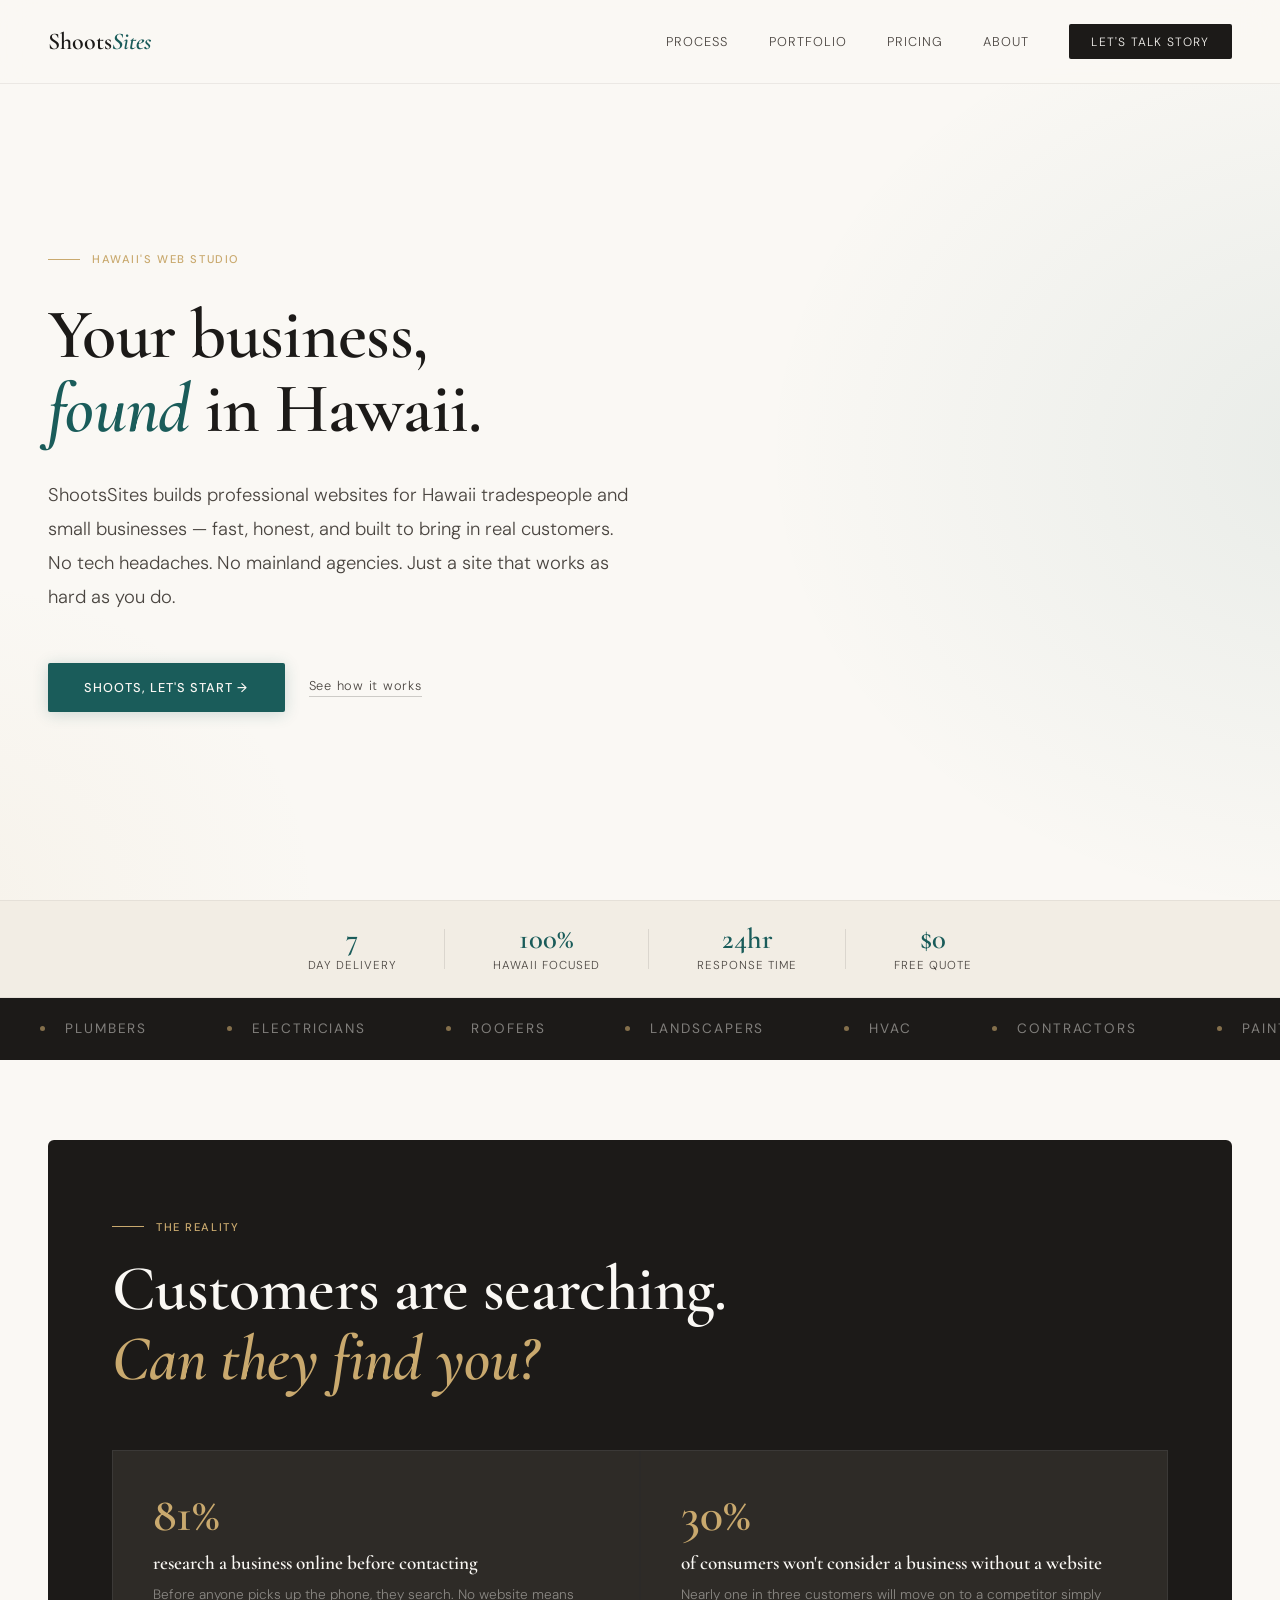
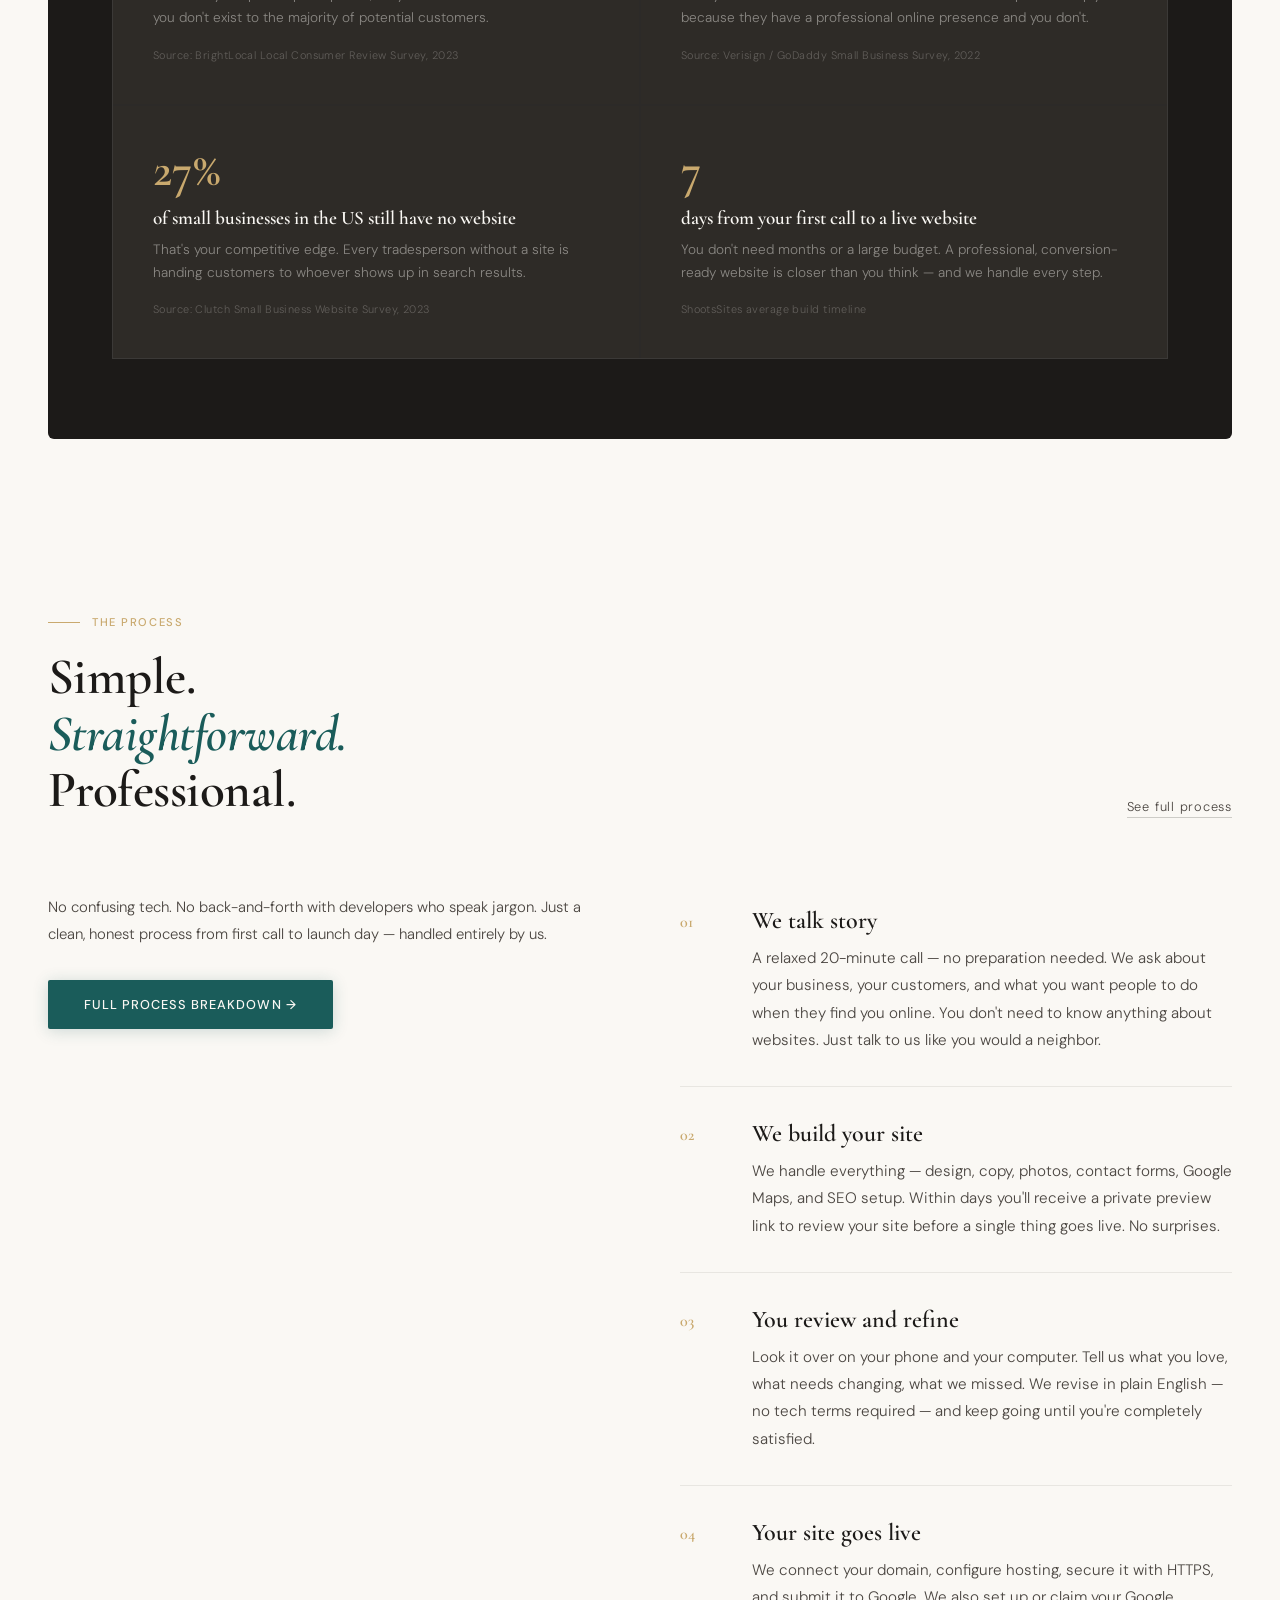
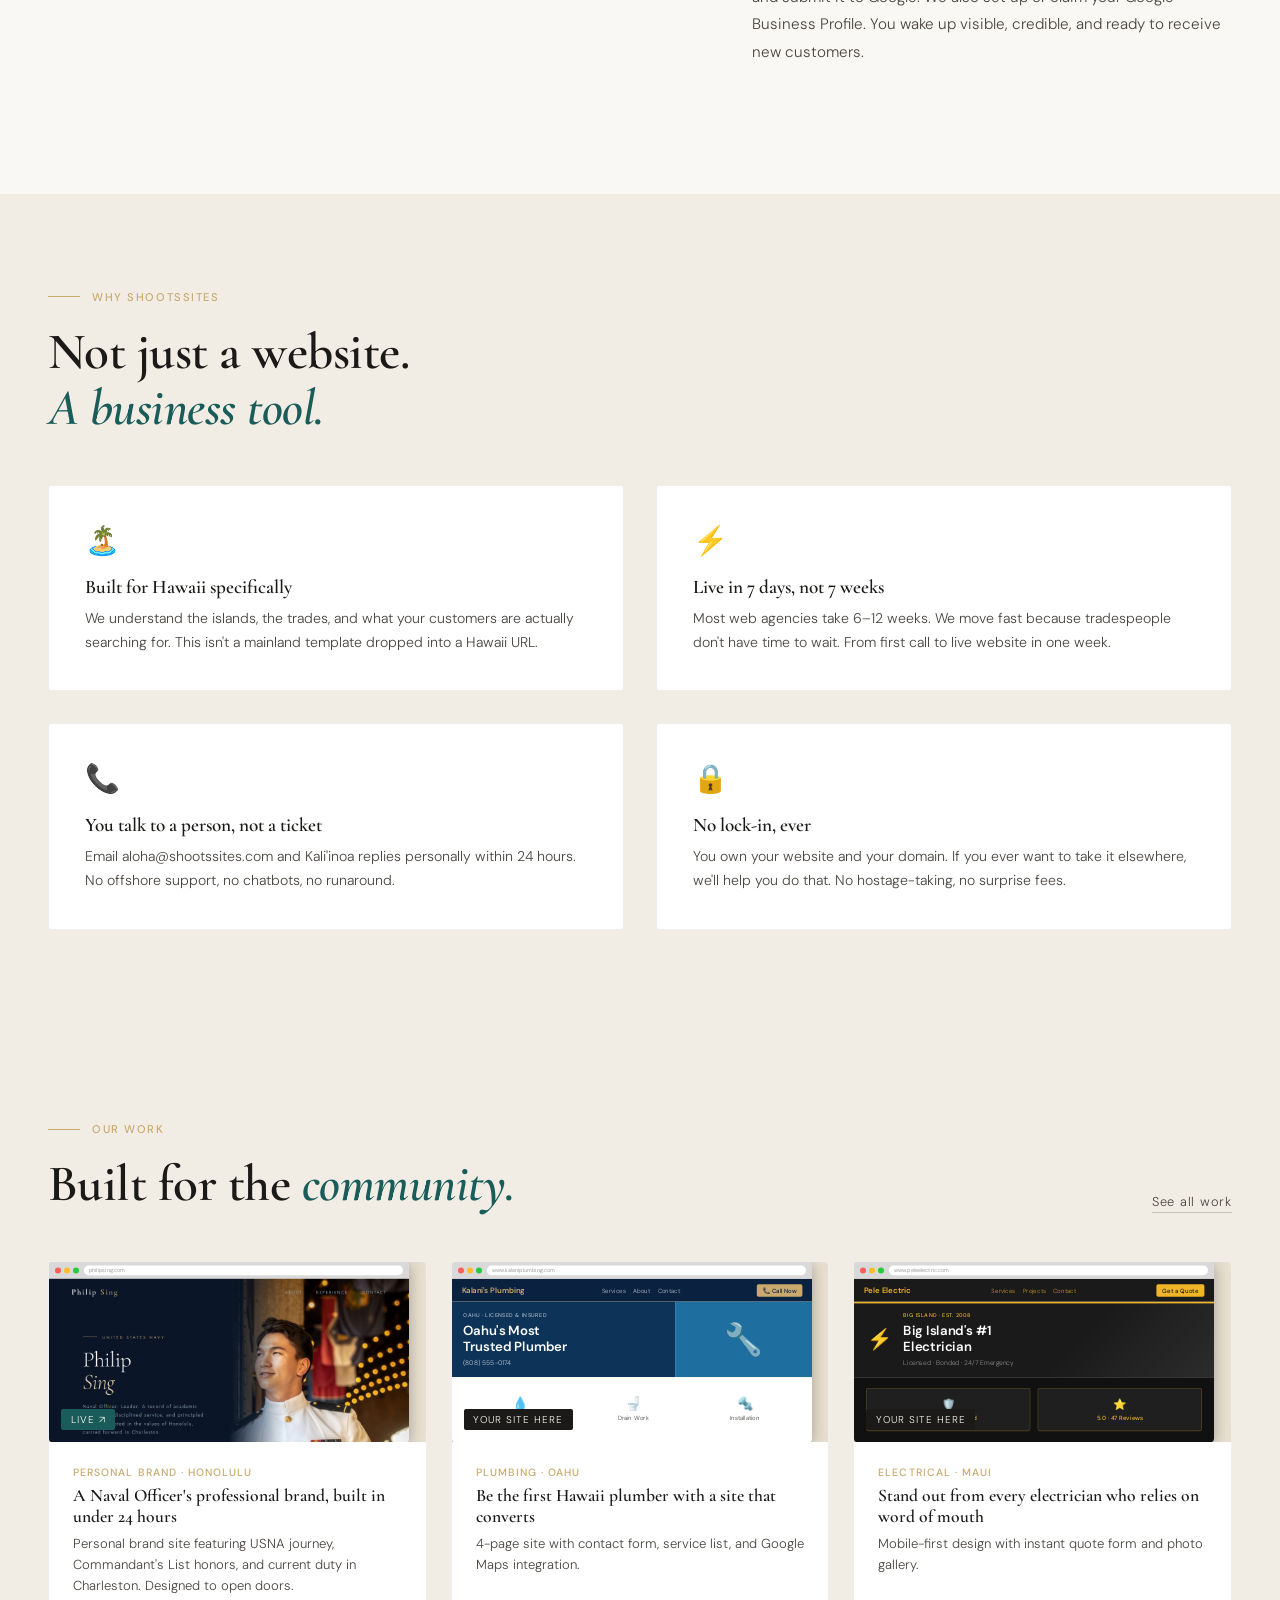
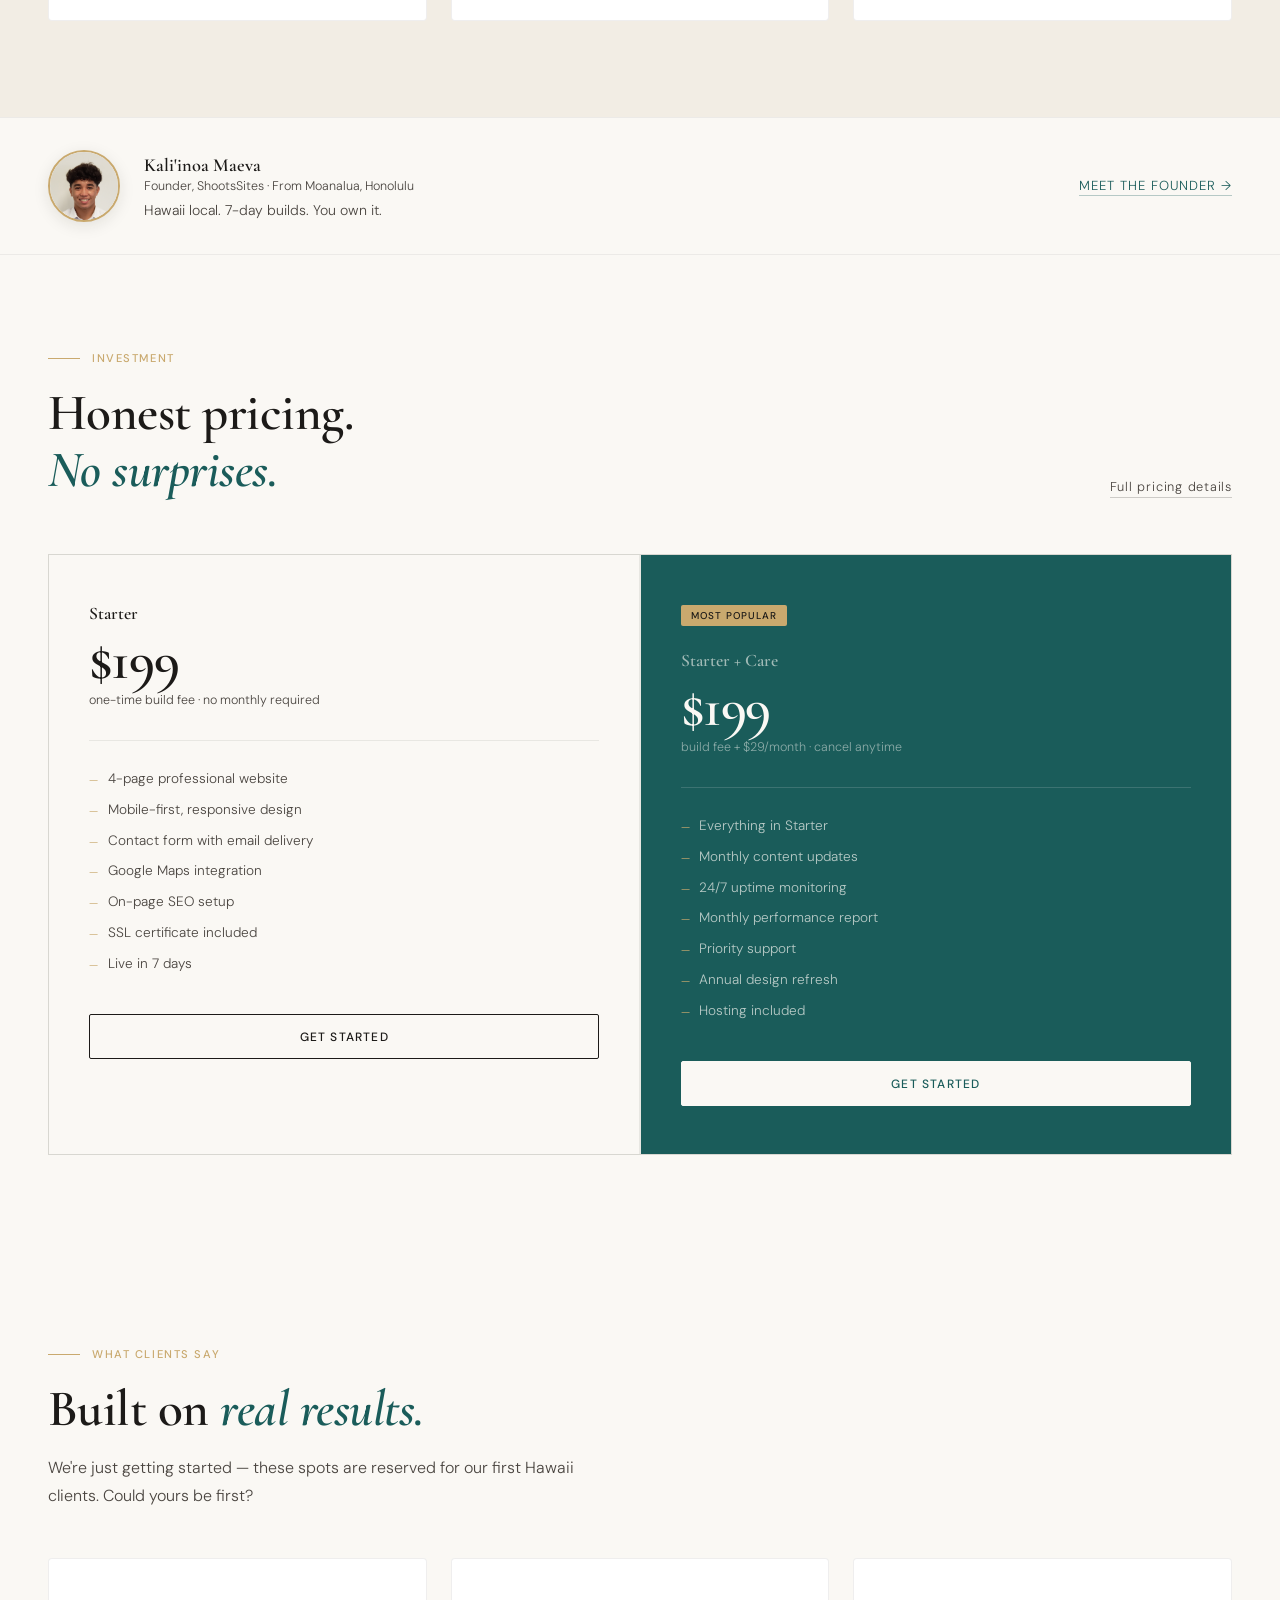
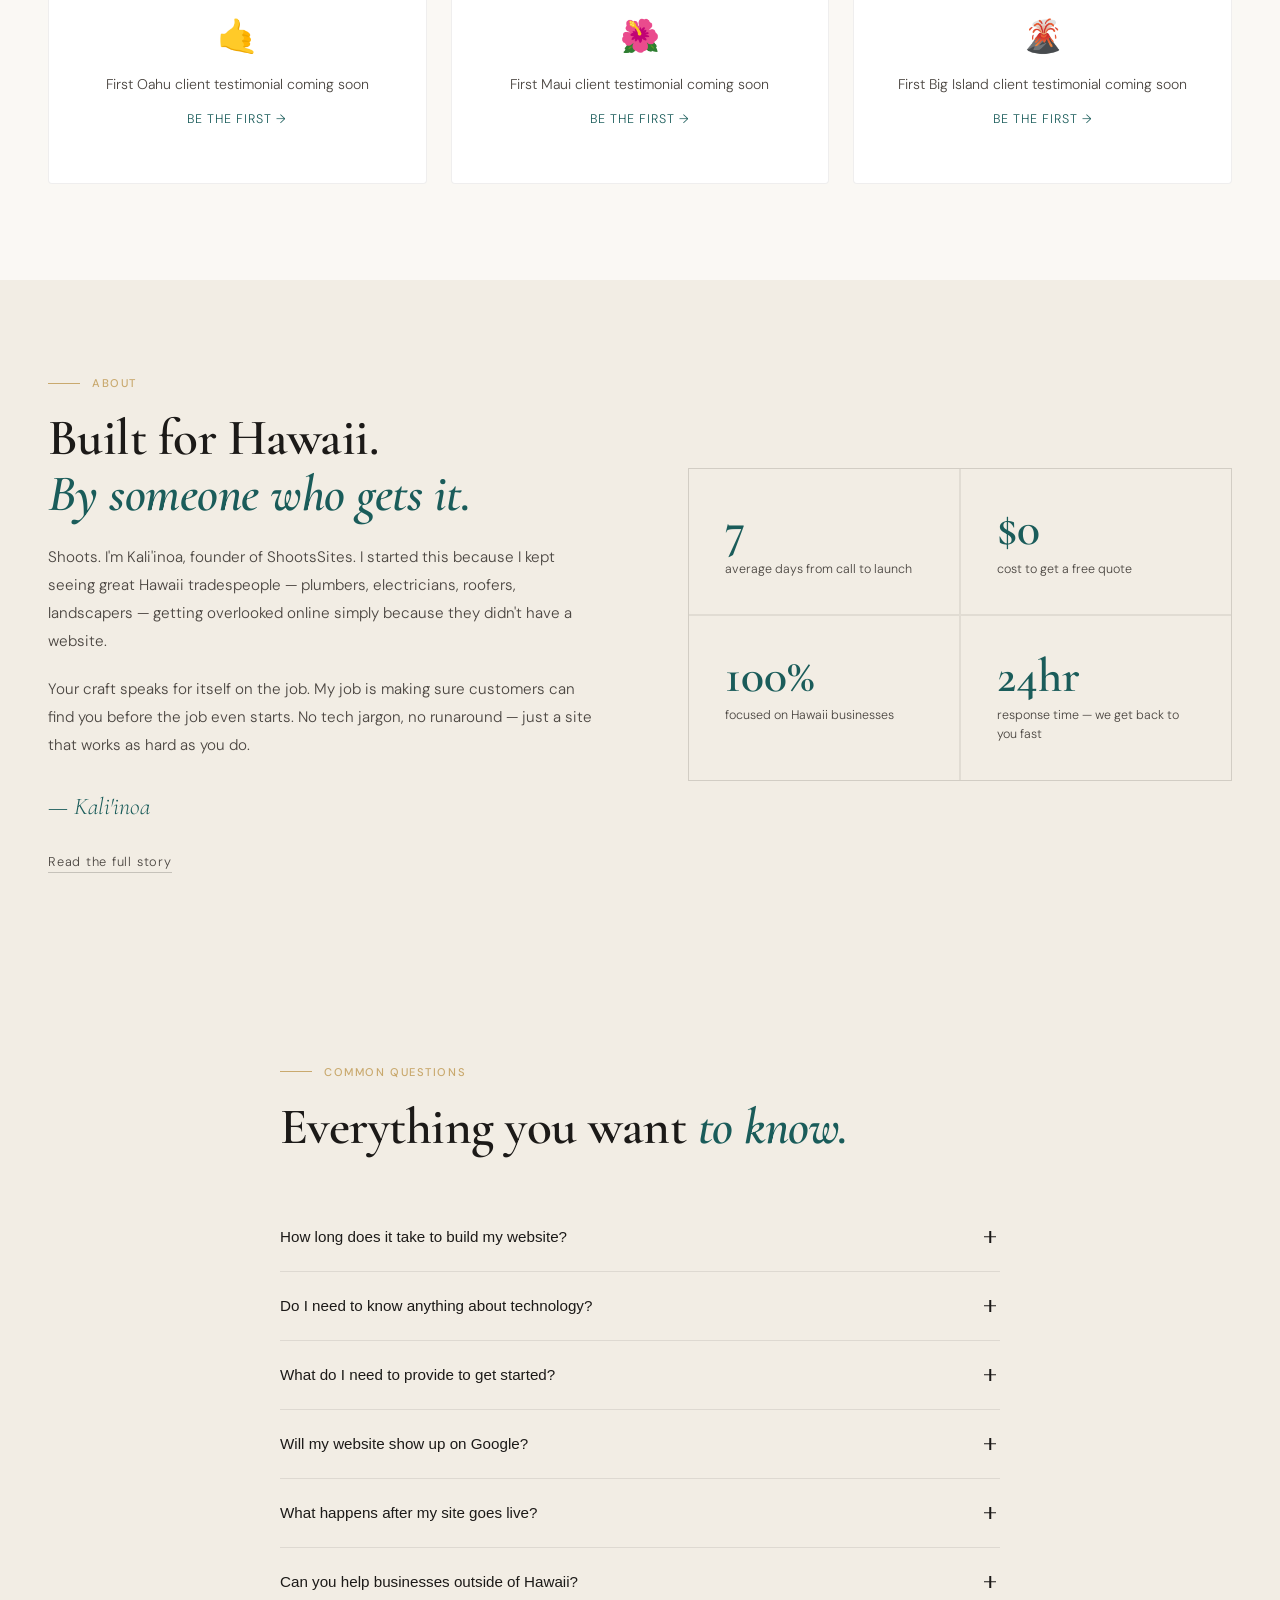
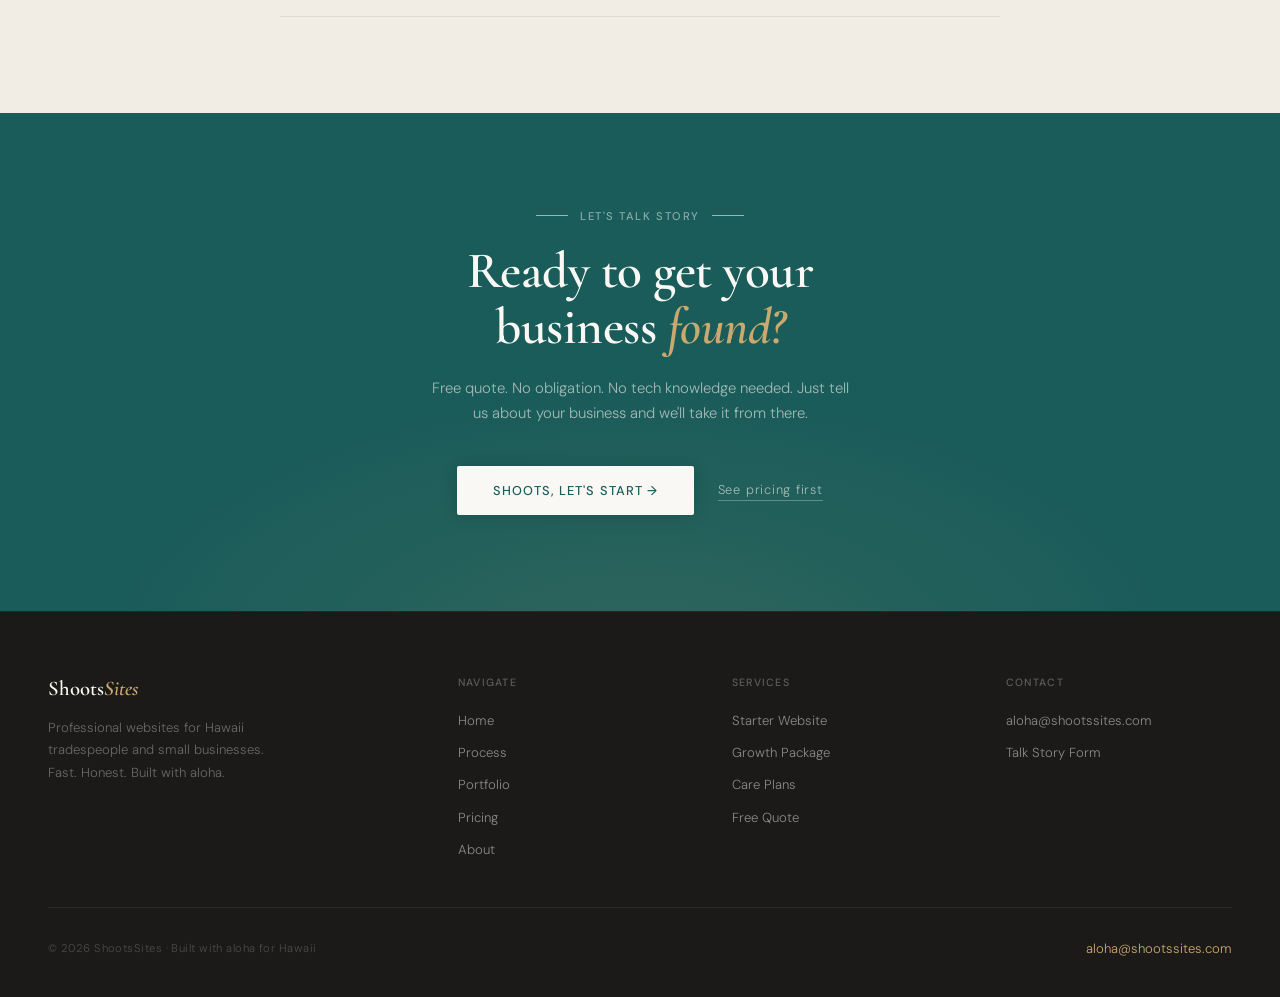
<file: index.html>
<!DOCTYPE html>
<html lang="en">
<head>
  <meta charset="UTF-8">
  <meta name="viewport" content="width=device-width, initial-scale=1.0">
  <title>ShootsSites – Professional Websites for Hawaii Tradespeople</title>
  <meta name="description" content="ShootsSites builds fast, affordable websites for Hawaii tradespeople and small businesses. Get found on Google in as little as 7 days. Starting at $199. Free quote.">
  <link rel="canonical" href="https://shootssites.com/">
  <meta property="og:title" content="ShootsSites – Professional Websites for Hawaii Tradespeople">
  <meta property="og:description" content="Fast, honest websites built for Hawaii's trades community. Get found online in as little as 7 days. Starting at $199.">
  <meta property="og:url" content="https://shootssites.com/">
  <meta property="og:type" content="website">
  <meta property="og:image" content="https://shootssites.com/og-image.jpg">
  <meta name="twitter:card" content="summary_large_image">
  <meta name="twitter:title" content="ShootsSites – Professional Websites for Hawaii Tradespeople">
  <meta name="twitter:description" content="Fast, honest websites built for Hawaii's trades community. Starting at $199. Free quote.">
  <link rel="preconnect" href="https://fonts.googleapis.com">
  <link rel="preconnect" href="https://fonts.gstatic.com" crossorigin>
  <link href="https://fonts.googleapis.com/css2?family=Cormorant+Garamond:ital,wght@0,400;0,600;1,400;1,600&family=DM+Sans:wght@300;400;500&display=swap" rel="stylesheet">
  <link rel="stylesheet" href="style.css">
  <!-- Google Analytics -->
  <script async src="https://www.googletagmanager.com/gtag/js?id=G-2LKPTEM7HQ"></script>
  <script>
    window.dataLayer = window.dataLayer || [];
    function gtag(){dataLayer.push(arguments);}
    gtag('js', new Date());
    gtag('config', 'G-2LKPTEM7HQ');
  </script>
</head>
<body>

  <nav>
    <a href="index.html" class="nav-logo">Shoots<span>Sites</span></a>
    <div class="nav-links" id="navLinks">
      <a href="process.html">Process</a>
      <a href="portfolio.html">Portfolio</a>
      <a href="pricing.html">Pricing</a>
      <a href="about.html">About</a>
      <a href="contact.html" class="nav-cta">Let's talk story</a>
    </div>
    <button class="nav-toggle" id="navToggle" aria-label="Toggle menu">
      <span></span><span></span><span></span>
    </button>
  </nav>

  <!-- ── HERO ─────────────────────────────────────── -->
  <section class="hero">
    <div class="hero-bg"></div>
    <div class="hero-content">
      <div class="eyebrow" style="opacity:0;animation:riseIn 0.8s 0.1s ease forwards;">
        <span class="eyebrow-line"></span>
        <span class="eyebrow-text">Hawaii's web studio</span>
      </div>
      <h1 style="opacity:0;animation:riseIn 0.8s 0.2s ease forwards;">Your business,<br><em>found</em> in Hawaii.</h1>
      <p class="hero-body">ShootsSites builds professional websites for Hawaii tradespeople and small businesses — fast, honest, and built to bring in real customers. No tech headaches. No mainland agencies. Just a site that works as hard as you do.</p>
      <div class="hero-actions">
        <a href="contact.html" class="btn-primary">Shoots, let's start →</a>
        <a href="process.html" class="btn-ghost">See how it works</a>
      </div>
    </div>
  </section>

  <!-- ── TRUST BAR ──────────────────────────────────── -->
  <div class="trust-bar">
    <div class="trust-item">
      <span class="trust-num">7</span>
      <span class="trust-label">Day delivery</span>
    </div>
    <div class="trust-divider"></div>
    <div class="trust-item">
      <span class="trust-num">100%</span>
      <span class="trust-label">Hawaii focused</span>
    </div>
    <div class="trust-divider"></div>
    <div class="trust-item">
      <span class="trust-num">24hr</span>
      <span class="trust-label">Response time</span>
    </div>
    <div class="trust-divider"></div>
    <div class="trust-item">
      <span class="trust-num">$0</span>
      <span class="trust-label">Free quote</span>
    </div>
  </div>

  <!-- ── MARQUEE ───────────────────────────────────── -->
  <div class="marquee-wrap">
    <div class="marquee-track">
      <span class="marquee-item"><span class="marquee-dot"></span>Plumbers</span>
      <span class="marquee-item"><span class="marquee-dot"></span>Electricians</span>
      <span class="marquee-item"><span class="marquee-dot"></span>Roofers</span>
      <span class="marquee-item"><span class="marquee-dot"></span>Landscapers</span>
      <span class="marquee-item"><span class="marquee-dot"></span>HVAC</span>
      <span class="marquee-item"><span class="marquee-dot"></span>Contractors</span>
      <span class="marquee-item"><span class="marquee-dot"></span>Painters</span>
      <span class="marquee-item"><span class="marquee-dot"></span>Cleaning Services</span>
      <span class="marquee-item"><span class="marquee-dot"></span>Pest Control</span>
      <span class="marquee-item"><span class="marquee-dot"></span>Pool Services</span>
      <span class="marquee-item"><span class="marquee-dot"></span>Plumbers</span>
      <span class="marquee-item"><span class="marquee-dot"></span>Electricians</span>
      <span class="marquee-item"><span class="marquee-dot"></span>Roofers</span>
      <span class="marquee-item"><span class="marquee-dot"></span>Landscapers</span>
      <span class="marquee-item"><span class="marquee-dot"></span>HVAC</span>
      <span class="marquee-item"><span class="marquee-dot"></span>Contractors</span>
      <span class="marquee-item"><span class="marquee-dot"></span>Painters</span>
      <span class="marquee-item"><span class="marquee-dot"></span>Cleaning Services</span>
      <span class="marquee-item"><span class="marquee-dot"></span>Pest Control</span>
      <span class="marquee-item"><span class="marquee-dot"></span>Pool Services</span>
    </div>
  </div>

  <!-- ── PROBLEM ───────────────────────────────────── -->
  <section style="padding: 5rem 3rem;">
    <div class="problem-wrap reveal">
      <div class="sec-eyebrow">
        <span class="eyebrow-line"></span>
        <span class="eyebrow-text" style="color:var(--sand)">The reality</span>
      </div>
      <h2 style="font-size:clamp(2.6rem,5vw,4rem);">Customers are searching.<br><em>Can they find you?</em></h2>
      <div class="problem-grid">
        <div class="problem-cell">
          <div class="problem-num">81%</div>
          <h3>research a business online before contacting</h3>
          <p>Before anyone picks up the phone, they search. No website means you don't exist to the majority of potential customers.</p>
          <p style="font-size:0.68rem;color:rgba(250,248,244,0.25);margin-top:1rem;letter-spacing:0.04em;">Source: BrightLocal Local Consumer Review Survey, 2023</p>
        </div>
        <div class="problem-cell">
          <div class="problem-num">30%</div>
          <h3>of consumers won't consider a business without a website</h3>
          <p>Nearly one in three customers will move on to a competitor simply because they have a professional online presence and you don't.</p>
          <p style="font-size:0.68rem;color:rgba(250,248,244,0.25);margin-top:1rem;letter-spacing:0.04em;">Source: Verisign / GoDaddy Small Business Survey, 2022</p>
        </div>
        <div class="problem-cell">
          <div class="problem-num">27%</div>
          <h3>of small businesses in the US still have no website</h3>
          <p>That's your competitive edge. Every tradesperson without a site is handing customers to whoever shows up in search results.</p>
          <p style="font-size:0.68rem;color:rgba(250,248,244,0.25);margin-top:1rem;letter-spacing:0.04em;">Source: Clutch Small Business Website Survey, 2023</p>
        </div>
        <div class="problem-cell">
          <div class="problem-num">7</div>
          <h3>days from your first call to a live website</h3>
          <p>You don't need months or a large budget. A professional, conversion-ready website is closer than you think — and we handle every step.</p>
          <p style="font-size:0.68rem;color:rgba(250,248,244,0.25);margin-top:1rem;letter-spacing:0.04em;">ShootsSites average build timeline</p>
        </div>
      </div>
    </div>
  </section>

  <!-- ── PROCESS TEASER ────────────────────────────── -->
  <section id="how">
    <div class="section-row">
      <div>
        <div class="sec-eyebrow reveal">
          <span class="eyebrow-line"></span>
          <span class="eyebrow-text">The process</span>
        </div>
        <h2 class="reveal">Simple.<br><em>Straightforward.</em><br>Professional.</h2>
      </div>
      <a href="process.html" class="btn-ghost reveal" style="flex-shrink:0;align-self:flex-end;">See full process</a>
    </div>
    <div class="how-grid">
      <div class="how-sticky reveal">
        <p>No confusing tech. No back-and-forth with developers who speak jargon. Just a clean, honest process from first call to launch day — handled entirely by us.</p>
        <a href="process.html" class="btn-primary" style="margin-top:2rem;display:inline-block;">Full process breakdown →</a>
      </div>
      <div class="steps-list">
        <div class="step-item reveal">
          <div class="step-n">01</div>
          <div>
            <h3>We talk story</h3>
            <p>A relaxed 20-minute call — no preparation needed. We ask about your business, your customers, and what you want people to do when they find you online. You don't need to know anything about websites. Just talk to us like you would a neighbor.</p>
          </div>
        </div>
        <div class="step-item reveal">
          <div class="step-n">02</div>
          <div>
            <h3>We build your site</h3>
            <p>We handle everything — design, copy, photos, contact forms, Google Maps, and SEO setup. Within days you'll receive a private preview link to review your site before a single thing goes live. No surprises.</p>
          </div>
        </div>
        <div class="step-item reveal">
          <div class="step-n">03</div>
          <div>
            <h3>You review and refine</h3>
            <p>Look it over on your phone and your computer. Tell us what you love, what needs changing, what we missed. We revise in plain English — no tech terms required — and keep going until you're completely satisfied.</p>
          </div>
        </div>
        <div class="step-item reveal">
          <div class="step-n">04</div>
          <div>
            <h3>Your site goes live</h3>
            <p>We connect your domain, configure hosting, secure it with HTTPS, and submit it to Google. We also set up or claim your Google Business Profile. You wake up visible, credible, and ready to receive new customers.</p>
          </div>
        </div>
      </div>
    </div>
  </section>

  <!-- ── WHY SHOOTSSITES ──────────────────────────── -->
  <section style="background:var(--foam-warm);" id="why">
    <div class="sec-eyebrow reveal">
      <span class="eyebrow-line"></span>
      <span class="eyebrow-text">Why ShootsSites</span>
    </div>
    <h2 class="reveal">Not just a website.<br><em>A business tool.</em></h2>
    <div class="why-grid" style="margin-top:3rem;">
      <div class="why-card reveal">
        <div class="why-icon">🏝️</div>
        <h3>Built for Hawaii specifically</h3>
        <p>We understand the islands, the trades, and what your customers are actually searching for. This isn't a mainland template dropped into a Hawaii URL.</p>
      </div>
      <div class="why-card reveal">
        <div class="why-icon">⚡</div>
        <h3>Live in 7 days, not 7 weeks</h3>
        <p>Most web agencies take 6–12 weeks. We move fast because tradespeople don't have time to wait. From first call to live website in one week.</p>
      </div>
      <div class="why-card reveal">
        <div class="why-icon">📞</div>
        <h3>You talk to a person, not a ticket</h3>
        <p>Email aloha@shootssites.com and Kali'inoa replies personally within 24 hours. No offshore support, no chatbots, no runaround.</p>
      </div>
      <div class="why-card reveal">
        <div class="why-icon">🔒</div>
        <h3>No lock-in, ever</h3>
        <p>You own your website and your domain. If you ever want to take it elsewhere, we'll help you do that. No hostage-taking, no surprise fees.</p>
      </div>
    </div>
  </section>

  <!-- ── PORTFOLIO TEASER ──────────────────────────── -->
  <section style="background: var(--foam-warm);" id="portfolio">
    <div class="section-row">
      <div>
        <div class="sec-eyebrow reveal">
          <span class="eyebrow-line"></span>
          <span class="eyebrow-text">Our work</span>
        </div>
        <h2 class="reveal">Built for the <em>community.</em></h2>
      </div>
      <a href="portfolio.html" class="btn-ghost reveal" style="flex-shrink:0;align-self:flex-end;">See all work</a>
    </div>
    <div class="portfolio-grid">
      <div class="portfolio-card reveal">
        <div class="portfolio-thumb">
          <div class="mock-browser">
            <div class="mock-chrome">
              <div class="mock-dots"><span class="mock-dot mock-dot--r"></span><span class="mock-dot mock-dot--y"></span><span class="mock-dot mock-dot--g"></span></div>
              <div class="mock-url-bar">philipsing.com</div>
            </div>
            <img
              src="assets/images/philipsing-preview.jpg"
              alt="Philip Sing personal brand website"
              style="width:100%; height:100%; object-fit:cover; object-position:top;"
            >
          </div>
          <a href="https://philipsing.com" target="_blank" rel="noopener" class="portfolio-live-badge">Live ↗</a>
        </div>
        <div class="portfolio-body">
          <div class="portfolio-industry">Personal Brand · Honolulu</div>
          <h3>A Naval Officer's professional brand, built in under 24 hours</h3>
          <p>Personal brand site featuring USNA journey, Commandant's List honors, and current duty in Charleston. Designed to open doors.</p>
        </div>
      </div>
      <div class="portfolio-card reveal">
        <div class="portfolio-thumb">
          <div class="mock-browser">
            <div class="mock-chrome">
              <div class="mock-dots"><span class="mock-dot mock-dot--r"></span><span class="mock-dot mock-dot--y"></span><span class="mock-dot mock-dot--g"></span></div>
              <div class="mock-url-bar">www.kalaniplumbing.com</div>
            </div>
            <div class="mock-site">
              <div class="mock-nav mock-nav--plumbing">
                <span class="mock-logo mock-logo--plumbing">Kalani's Plumbing</span>
                <div class="mock-nav-links mock-nl--light"><span class="mock-nav-link">Services</span><span class="mock-nav-link">About</span><span class="mock-nav-link">Contact</span></div>
                <span class="mock-cta mock-cta--plumbing">📞 Call Now</span>
              </div>
              <div class="mock-hero-2col">
                <div class="mock-hero-left mock-hl--plumbing">
                  <div class="mock-eyebrow mock-ew--light">Oahu · Licensed &amp; Insured</div>
                  <div class="mock-hero-hl mock-hhl--white">Oahu's Most<br>Trusted Plumber</div>
                  <div class="mock-hero-sub mock-hsub--light">(808) 555-0174</div>
                </div>
                <div class="mock-hero-right mock-hr--plumbing">🔧</div>
              </div>
              <div class="mock-bottom mock-bottom--plumbing">
                <div class="mock-feature"><div class="mock-feature-icon">💧</div><div class="mock-feature-lbl">Leak Repair</div></div>
                <div class="mock-feature"><div class="mock-feature-icon">🚽</div><div class="mock-feature-lbl">Drain Work</div></div>
                <div class="mock-feature"><div class="mock-feature-icon">🔩</div><div class="mock-feature-lbl">Installation</div></div>
              </div>
            </div>
          </div>
          <span class="portfolio-coming">Your site here</span>
        </div>
        <div class="portfolio-body">
          <div class="portfolio-industry">Plumbing · Oahu</div>
          <h3>Be the first Hawaii plumber with a site that converts</h3>
          <p>4-page site with contact form, service list, and Google Maps integration.</p>
        </div>
      </div>
      <div class="portfolio-card reveal">
        <div class="portfolio-thumb">
          <div class="mock-browser">
            <div class="mock-chrome">
              <div class="mock-dots"><span class="mock-dot mock-dot--r"></span><span class="mock-dot mock-dot--y"></span><span class="mock-dot mock-dot--g"></span></div>
              <div class="mock-url-bar">www.peleelectric.com</div>
            </div>
            <div class="mock-site">
              <div class="mock-nav mock-nav--electrical">
                <span class="mock-logo mock-logo--electrical">Pele Electric</span>
                <div class="mock-nav-links mock-nl--yellow"><span class="mock-nav-link">Services</span><span class="mock-nav-link">Projects</span><span class="mock-nav-link">Contact</span></div>
                <span class="mock-cta mock-cta--electrical">Get a Quote</span>
              </div>
              <div class="mock-hero mock-hero--electrical">
                <div class="mock-hero-accent-bar"></div>
                <div class="mock-hero-inner-elec">
                  <div class="mock-bolt">⚡</div>
                  <div>
                    <div class="mock-eyebrow mock-ew--yellow">Big Island · Est. 2008</div>
                    <div class="mock-hero-hl mock-hhl--white">Big Island's #1<br>Electrician</div>
                    <div class="mock-hero-sub mock-hsub--dim">Licensed · Bonded · 24/7 Emergency</div>
                  </div>
                </div>
              </div>
              <div class="mock-bottom mock-bottom--electrical">
                <div class="mock-badge"><div class="mock-badge-icon">🛡️</div><div class="mock-badge-lbl">Licensed &amp; Insured</div></div>
                <div class="mock-badge"><div class="mock-badge-icon">⭐</div><div class="mock-badge-lbl">5.0 · 47 Reviews</div></div>
              </div>
            </div>
          </div>
          <span class="portfolio-coming">Your site here</span>
        </div>
        <div class="portfolio-body">
          <div class="portfolio-industry">Electrical · Maui</div>
          <h3>Stand out from every electrician who relies on word of mouth</h3>
          <p>Mobile-first design with instant quote form and photo gallery.</p>
        </div>
      </div>
    </div>
  </section>

  <!-- ── FOUNDER STRIP ───────────────────────────────── -->
  <div class="founder-strip">
    <img
      src="assets/images/headshot.jpg"
      alt="Kali'inoa Maeva, Founder of ShootsSites"
      class="founder-img-sm"
    >
    <div class="founder-strip-text">
      <div class="founder-strip-name">Kali'inoa Maeva</div>
      <div class="founder-strip-role">Founder, ShootsSites · From Moanalua, Honolulu</div>
      <div class="founder-strip-tagline">Hawaii local. 7-day builds. You own it.</div>
    </div>
    <a href="about.html" class="founder-strip-link">Meet the founder →</a>
  </div>

  <!-- ── PRICING TEASER ────────────────────────────── -->
  <section id="pricing">
    <div class="section-row">
      <div>
        <div class="sec-eyebrow reveal">
          <span class="eyebrow-line"></span>
          <span class="eyebrow-text">Investment</span>
        </div>
        <h2 class="reveal">Honest pricing.<br><em>No surprises.</em></h2>
      </div>
      <a href="pricing.html" class="btn-ghost reveal" style="flex-shrink:0;align-self:flex-end;">Full pricing details</a>
    </div>
    <div class="pricing-grid" style="grid-template-columns:1fr 1fr;">
      <div class="price-cell reveal">
        <h3>Starter</h3>
        <div class="price-amount">$199</div>
        <div class="price-period">one-time build fee · no monthly required</div>
        <div class="price-divider"></div>
        <ul class="price-list">
          <li>4-page professional website</li>
          <li>Mobile-first, responsive design</li>
          <li>Contact form with email delivery</li>
          <li>Google Maps integration</li>
          <li>On-page SEO setup</li>
          <li>SSL certificate included</li>
          <li>Live in 7 days</li>
        </ul>
        <a href="contact.html" class="price-btn">Get started</a>
      </div>
      <div class="price-cell featured reveal">
        <div class="price-badge">Most popular</div>
        <h3>Starter + Care</h3>
        <div class="price-amount">$199</div>
        <div class="price-period">build fee + $29/month · cancel anytime</div>
        <div class="price-divider"></div>
        <ul class="price-list">
          <li>Everything in Starter</li>
          <li>Monthly content updates</li>
          <li>24/7 uptime monitoring</li>
          <li>Monthly performance report</li>
          <li>Priority support</li>
          <li>Annual design refresh</li>
          <li>Hosting included</li>
        </ul>
        <a href="contact.html" class="price-btn">Get started</a>
      </div>
    </div>
  </section>

  <!-- ── TESTIMONIALS ─────────────────────────────── -->
  <section id="testimonials">
    <div class="sec-eyebrow reveal">
      <span class="eyebrow-line"></span>
      <span class="eyebrow-text">What clients say</span>
    </div>
    <h2 class="reveal">Built on <em>real results.</em></h2>
    <p class="section-sub reveal">We're just getting started — these spots are reserved for our first Hawaii clients. Could yours be first?</p>
    <div class="testimonial-grid">
      <div class="testimonial-card reveal">
        <div class="testimonial-placeholder">
          <div class="placeholder-icon">🤙</div>
          <p class="placeholder-text">First Oahu client testimonial coming soon</p>
          <a href="contact.html" class="placeholder-cta">Be the first →</a>
        </div>
      </div>
      <div class="testimonial-card reveal">
        <div class="testimonial-placeholder">
          <div class="placeholder-icon">🌺</div>
          <p class="placeholder-text">First Maui client testimonial coming soon</p>
          <a href="contact.html" class="placeholder-cta">Be the first →</a>
        </div>
      </div>
      <div class="testimonial-card reveal">
        <div class="testimonial-placeholder">
          <div class="placeholder-icon">🌋</div>
          <p class="placeholder-text">First Big Island client testimonial coming soon</p>
          <a href="contact.html" class="placeholder-cta">Be the first →</a>
        </div>
      </div>
    </div>
  </section>

  <!-- ── ABOUT TEASER ──────────────────────────────── -->
  <section id="about" style="background:var(--foam-warm);">
    <div class="about-wrap">
      <div class="about-text reveal">
        <div class="sec-eyebrow">
          <span class="eyebrow-line"></span>
          <span class="eyebrow-text">About</span>
        </div>
        <h2>Built for Hawaii.<br><em>By someone who gets it.</em></h2>
        <p>Shoots. I'm Kali'inoa, founder of ShootsSites. I started this because I kept seeing great Hawaii tradespeople — plumbers, electricians, roofers, landscapers — getting overlooked online simply because they didn't have a website.</p>
        <p>Your craft speaks for itself on the job. My job is making sure customers can find you before the job even starts. No tech jargon, no runaround — just a site that works as hard as you do.</p>
        <div class="about-sig">— Kali'inoa</div>
        <a href="about.html" class="btn-ghost" style="margin-top:2rem;display:inline-flex;">Read the full story</a>
      </div>
      <div class="stat-grid reveal">
        <div class="stat-cell">
          <div class="stat-num">7</div>
          <div class="stat-label">average days from call to launch</div>
        </div>
        <div class="stat-cell">
          <div class="stat-num">$0</div>
          <div class="stat-label">cost to get a free quote</div>
        </div>
        <div class="stat-cell">
          <div class="stat-num">100%</div>
          <div class="stat-label">focused on Hawaii businesses</div>
        </div>
        <div class="stat-cell">
          <div class="stat-num">24hr</div>
          <div class="stat-label">response time — we get back to you fast</div>
        </div>
      </div>
    </div>
  </section>

  <!-- ── FAQ ──────────────────────────────────────── -->
  <section style="background:var(--foam-warm);" id="faq">
    <div style="max-width:720px;margin:0 auto;">
      <div class="sec-eyebrow reveal">
        <span class="eyebrow-line"></span>
        <span class="eyebrow-text">Common questions</span>
      </div>
      <h2 class="reveal">Everything you want <em>to know.</em></h2>
      <div class="faq-list reveal">

        <div class="faq-item">
          <button class="faq-q">How long does it take to build my website?<span class="faq-icon"></span></button>
          <div class="faq-a"><p>Most sites are live within 7 days of our first call. We move fast because we know you're busy running your business. The only thing that slows us down is waiting for content from you — photos, your business description, and service list. We'll send you a simple checklist so you know exactly what to gather.</p></div>
        </div>

        <div class="faq-item">
          <button class="faq-q">Do I need to know anything about technology?<span class="faq-icon"></span></button>
          <div class="faq-a"><p>Not a single thing. If you can send a text message, you can work with us. We handle everything technical — the hosting, the domain setup, the security certificate, the Google listing. You just tell us about your business and approve the final design. That's it.</p></div>
        </div>

        <div class="faq-item">
          <button class="faq-q">What do I need to provide to get started?<span class="faq-icon"></span></button>
          <div class="faq-a"><p>Just four things: your business name, a description of your services, your phone number and email, and any photos you have of your work — even iPhone photos are fine. We take care of everything else: writing, design, and launch.</p></div>
        </div>

        <div class="faq-item">
          <button class="faq-q">Will my website show up on Google?<span class="faq-icon"></span></button>
          <div class="faq-a"><p>Yes — every site we build includes basic on-page SEO so Google can find and index it. Every package also includes Google Business Profile setup, which puts your business on Google Maps and local search results. Full search ranking takes time (usually 2–3 months) but you'll be indexed from day one.</p></div>
        </div>

        <div class="faq-item">
          <button class="faq-q">What happens after my site goes live?<span class="faq-icon"></span></button>
          <div class="faq-a"><p>On the Starter plan, your site is yours to keep — no monthly fees, no lock-in. On the Care Plan, we handle all updates, monitor your site 24/7, and send you a monthly report. Either way, you can always reach us at aloha@shootssites.com if you ever need a change.</p></div>
        </div>

        <div class="faq-item">
          <button class="faq-q">Can you help businesses outside of Hawaii?<span class="faq-icon"></span></button>
          <div class="faq-a"><p>We're built specifically for Hawaii businesses and that focus is intentional — we understand the local market, the trades, and the culture. That said, if you're a Hawaii-based business owner living on the mainland, we'd love to work with you too.</p></div>
        </div>

      </div>
    </div>
  </section>

  <!-- ── CTA BAND ──────────────────────────────────── -->
  <div class="cta-band">
    <div class="sec-eyebrow reveal" style="justify-content:center">
      <span class="eyebrow-line"></span>
      <span class="eyebrow-text" style="color:rgba(250,248,244,0.5)">Let's talk story</span>
      <span class="eyebrow-line"></span>
    </div>
    <h2 class="reveal">Ready to get your<br>business <em>found?</em></h2>
    <p class="reveal">Free quote. No obligation. No tech knowledge needed. Just tell us about your business and we'll take it from there.</p>
    <div class="cta-actions reveal">
      <a href="contact.html" class="btn-primary">Shoots, let's start →</a>
      <a href="pricing.html" class="btn-ghost">See pricing first</a>
    </div>
  </div>

  <!-- ── FOOTER ────────────────────────────────────── -->
  <footer>
    <div class="footer-top">
      <div class="footer-brand">
        <a href="index.html" class="footer-logo">Shoots<span>Sites</span></a>
        <p>Professional websites for Hawaii tradespeople and small businesses. Fast. Honest. Built with aloha.</p>
      </div>
      <div class="footer-col">
        <h4>Navigate</h4>
        <ul>
          <li><a href="index.html">Home</a></li>
          <li><a href="process.html">Process</a></li>
          <li><a href="portfolio.html">Portfolio</a></li>
          <li><a href="pricing.html">Pricing</a></li>
          <li><a href="about.html">About</a></li>
        </ul>
      </div>
      <div class="footer-col">
        <h4>Services</h4>
        <ul>
          <li><a href="pricing.html">Starter Website</a></li>
          <li><a href="pricing.html">Growth Package</a></li>
          <li><a href="pricing.html">Care Plans</a></li>
          <li><a href="contact.html">Free Quote</a></li>
        </ul>
      </div>
      <div class="footer-col">
        <h4>Contact</h4>
        <ul>
          <li><a href="mailto:aloha@shootssites.com">aloha@shootssites.com</a></li>
          <li><a href="contact.html">Talk Story Form</a></li>
        </ul>
      </div>
    </div>
    <div class="footer-bottom">
      <p class="footer-copy">© 2026 ShootsSites · Built with aloha for Hawaii</p>
      <a href="mailto:aloha@shootssites.com" class="footer-email">aloha@shootssites.com</a>
    </div>
  </footer>

  <script src="main.js"></script>
  <script type="application/ld+json">
  {
    "@context": "https://schema.org",
    "@type": "LocalBusiness",
    "name": "ShootsSites",
    "description": "Professional websites for Hawaii tradespeople and small businesses. Fast, honest, and built with aloha.",
    "url": "https://shootssites.com",
    "email": "aloha@shootssites.com",
    "founder": {
      "@type": "Person",
      "name": "Kali'inoa"
    },
    "areaServed": {
      "@type": "State",
      "name": "Hawaii"
    },
    "serviceType": "Web Design",
    "priceRange": "$$",
    "knowsAbout": ["Web Design", "SEO", "Small Business Websites", "Tradesperson Websites"],
    "sameAs": []
  }
  </script>
</body>
</html>
</file>
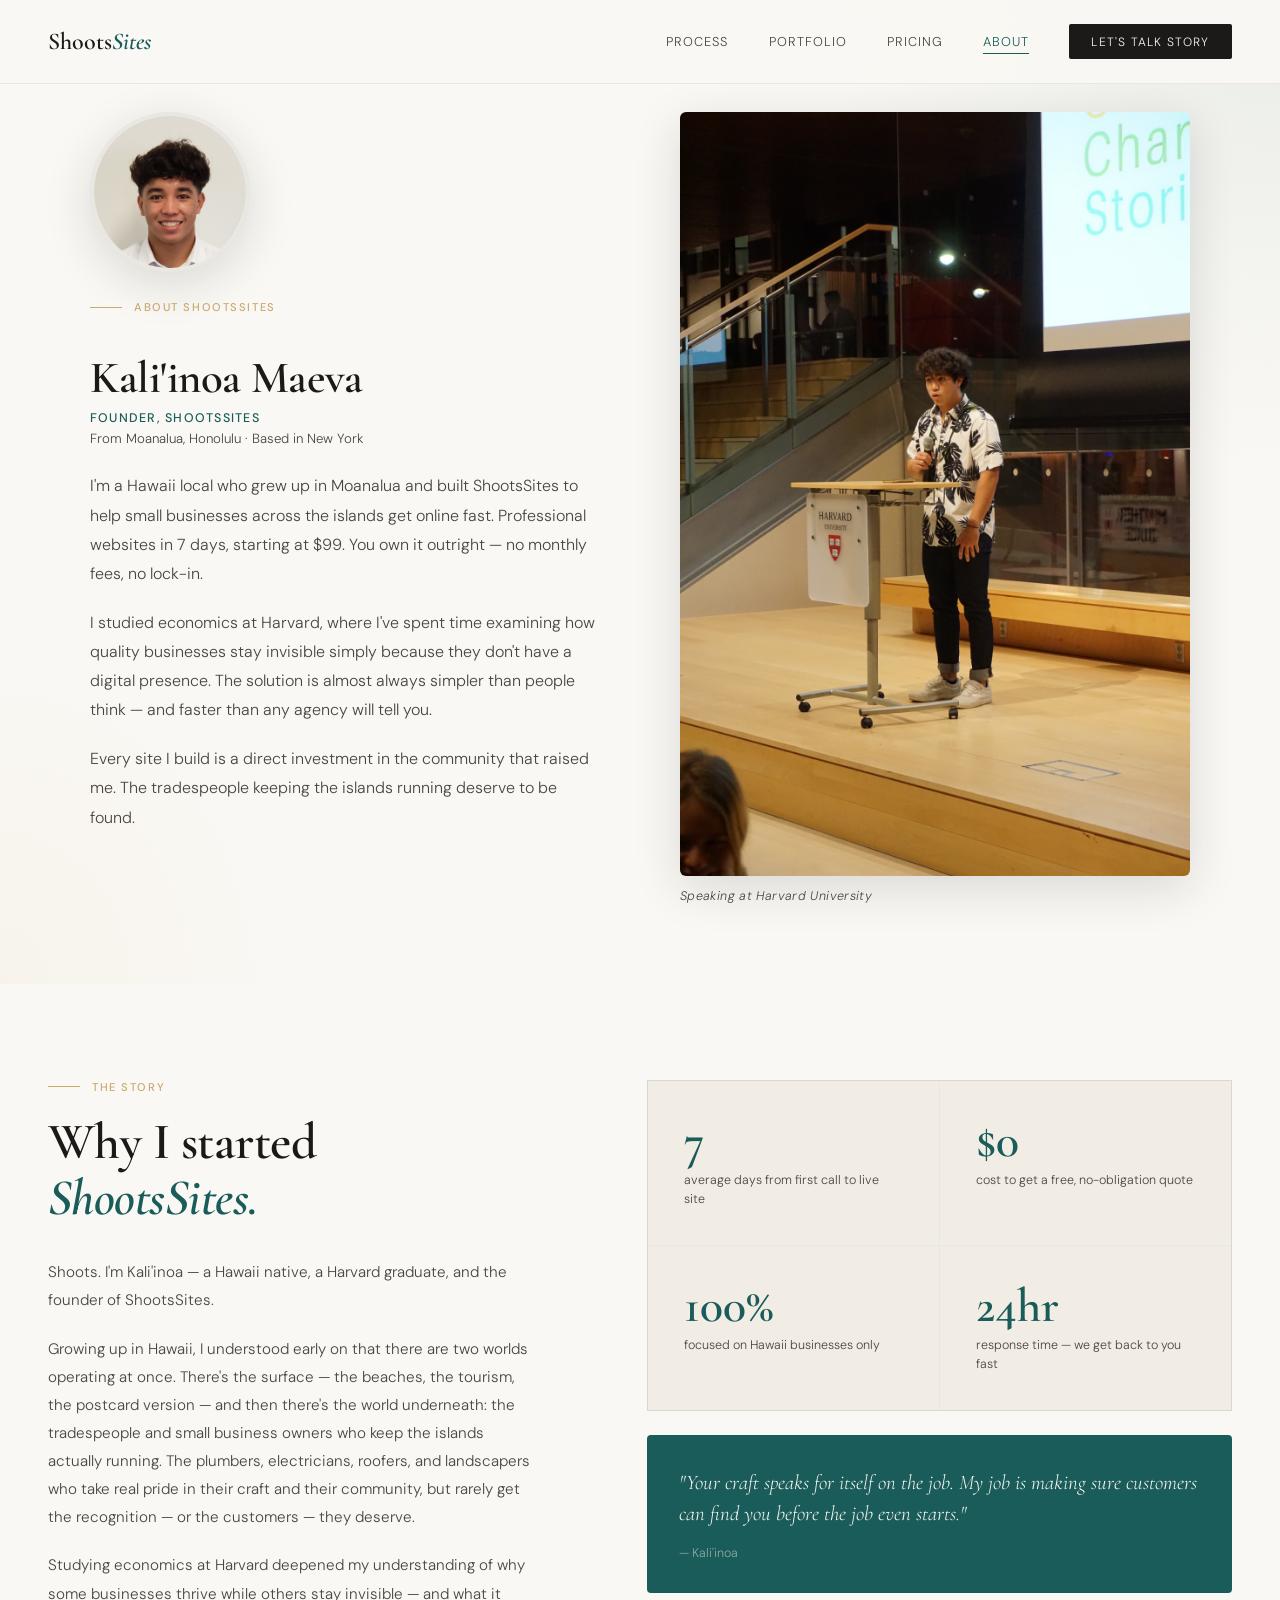
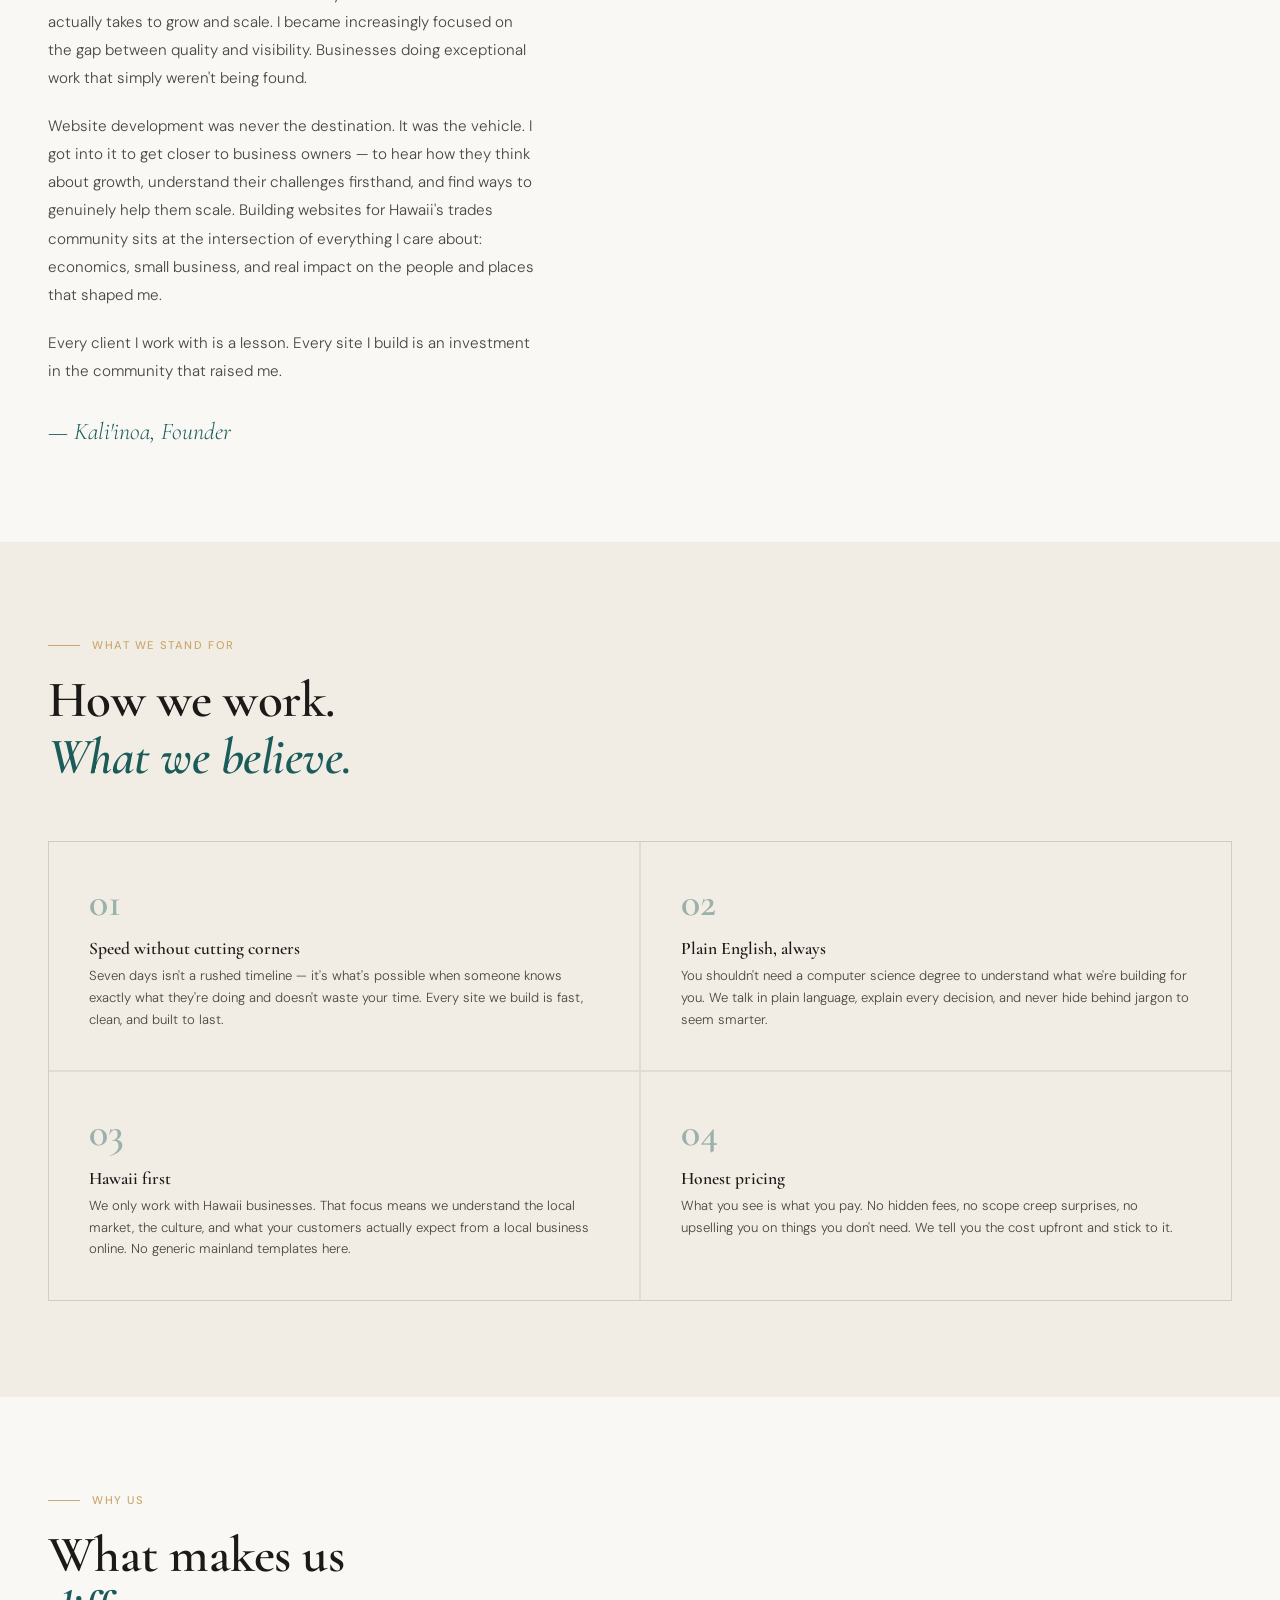
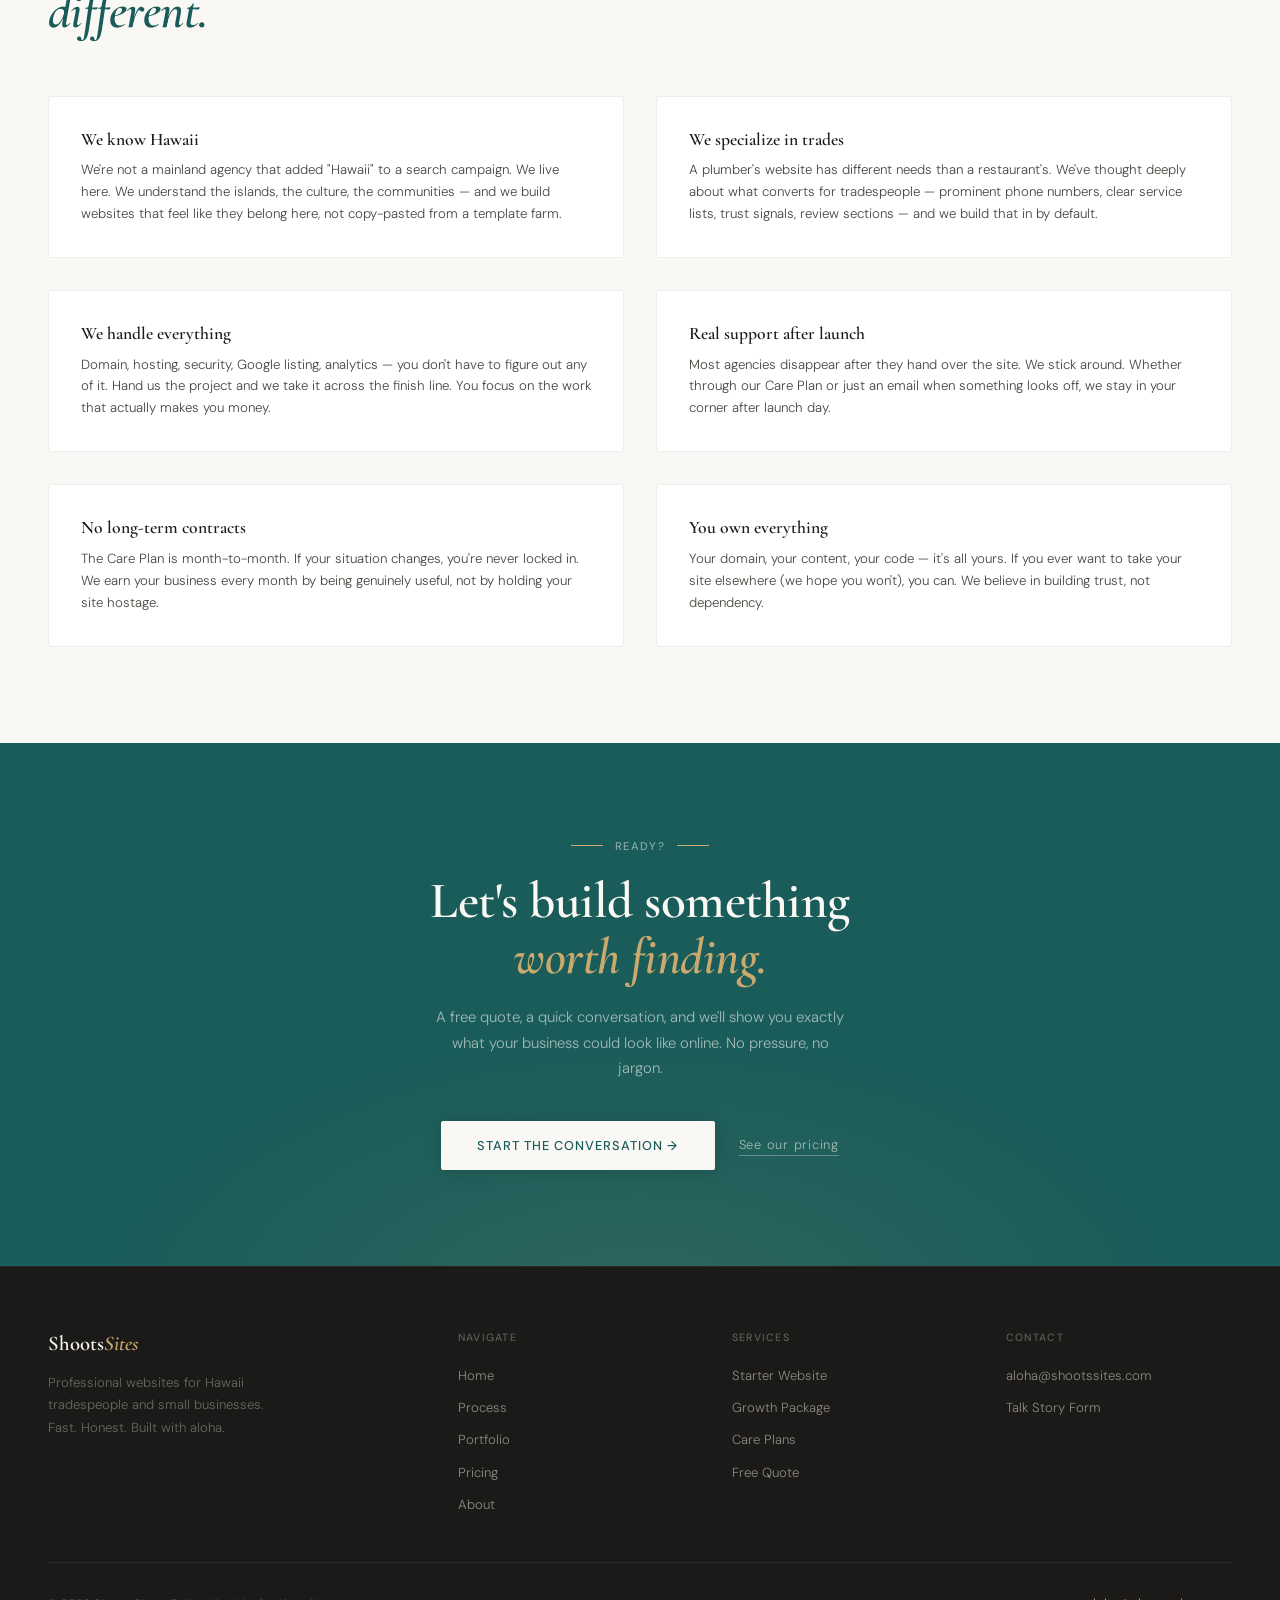
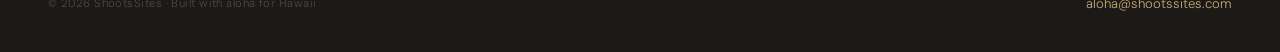
<file: about.html>
<!DOCTYPE html>
<html lang="en">
<head>
  <meta charset="UTF-8">
  <meta name="viewport" content="width=device-width, initial-scale=1.0">
  <title>About ShootsSites – Hawaii Web Design by Kali'inoa</title>
  <meta name="description" content="ShootsSites is a Hawaii web studio founded by Kali'inoa, a Harvard economics student and Hawaii native dedicated to helping local tradespeople get found online.">
  <link rel="canonical" href="https://shootssites.com/about.html">
  <meta property="og:title" content="About ShootsSites – Hawaii Web Design by Kali'inoa">
  <meta property="og:description" content="Built for Hawaii. By someone who gets it. ShootsSites helps local tradespeople and small businesses build a professional online presence.">
  <meta property="og:url" content="https://shootssites.com/about.html">
  <meta property="og:type" content="website">
  <meta property="og:image" content="https://shootssites.com/og-image.jpg">
  <meta name="twitter:card" content="summary_large_image">
  <link rel="preconnect" href="https://fonts.googleapis.com">
  <link rel="preconnect" href="https://fonts.gstatic.com" crossorigin>
  <link href="https://fonts.googleapis.com/css2?family=Cormorant+Garamond:ital,wght@0,400;0,600;1,400;1,600&family=DM+Sans:wght@300;400;500&display=swap" rel="stylesheet">
  <link rel="stylesheet" href="style.css">
  <!-- Google Analytics -->
  <script async src="https://www.googletagmanager.com/gtag/js?id=G-2LKPTEM7HQ"></script>
  <script>
    window.dataLayer = window.dataLayer || [];
    function gtag(){dataLayer.push(arguments);}
    gtag('js', new Date());
    gtag('config', 'G-2LKPTEM7HQ');
  </script>
</head>
<body>

  <div id="cursor"></div>
  <div id="cursor-ring"></div>

  <nav>
    <a href="index.html" class="nav-logo">Shoots<span>Sites</span></a>
    <div class="nav-links" id="navLinks">
      <a href="process.html">Process</a>
      <a href="portfolio.html">Portfolio</a>
      <a href="pricing.html">Pricing</a>
      <a href="about.html">About</a>
      <a href="contact.html" class="nav-cta">Let's talk story</a>
    </div>
    <button class="nav-toggle" id="navToggle" aria-label="Toggle menu">
      <span></span><span></span><span></span>
    </button>
  </nav>

  <!-- ── PROFILE HERO ─────────────────────────────── -->
  <div class="about-profile-hero">
    <div class="about-profile-inner">

      <!-- Left: headshot + bio -->
      <div class="about-profile-left">
        <div class="about-profile-img-wrap">
          <img
            src="assets/images/headshot.jpg"
            alt="Kali'inoa Maeva, Founder of ShootsSites"
            class="about-profile-img"
          >
        </div>
        <div class="eyebrow" style="opacity:0;animation:riseIn 0.8s 0.1s ease forwards;">
          <span class="eyebrow-line"></span>
          <span class="eyebrow-text">About ShootsSites</span>
        </div>
        <h1 class="about-profile-name" style="opacity:0;animation:riseIn 0.8s 0.2s ease forwards;">Kali'inoa Maeva</h1>
        <div class="about-profile-role" style="opacity:0;animation:riseIn 0.8s 0.3s ease forwards;">Founder, ShootsSites</div>
        <div class="about-profile-location" style="opacity:0;animation:riseIn 0.8s 0.35s ease forwards;">From Moanalua, Honolulu · Based in New York</div>
        <p class="about-profile-bio" style="opacity:0;animation:riseIn 0.8s 0.45s ease forwards;">I'm a Hawaii local who grew up in Moanalua and built ShootsSites to help small businesses across the islands get online fast. Professional websites in 7 days, starting at $99. You own it outright — no monthly fees, no lock-in.</p>
        <p class="about-profile-bio" style="opacity:0;animation:riseIn 0.8s 0.5s ease forwards;margin-top:1.25rem;">I studied economics at Harvard, where I've spent time examining how quality businesses stay invisible simply because they don't have a digital presence. The solution is almost always simpler than people think — and faster than any agency will tell you.</p>
        <p class="about-profile-bio" style="opacity:0;animation:riseIn 0.8s 0.55s ease forwards;margin-top:1.25rem;">Every site I build is a direct investment in the community that raised me. The tradespeople keeping the islands running deserve to be found.</p>
      </div>

      <!-- Right: Harvard speaking photo -->
      <div class="about-profile-right" style="opacity:0;animation:riseIn 0.8s 0.6s ease forwards;">
        <div class="about-harvard-img-wrap">
          <img
            src="assets/images/harvard-speaking.jpg"
            alt="Kali'inoa speaking at Harvard University"
            class="about-harvard-img"
          >
        </div>
        <div class="about-harvard-caption">Speaking at Harvard University</div>
      </div>

    </div>
  </div>

  <!-- ── STORY ─────────────────────────────────────── -->
  <section>
    <div class="about-story-wrap">
      <div class="about-story-text reveal">
        <div class="sec-eyebrow">
          <span class="eyebrow-line"></span>
          <span class="eyebrow-text">The story</span>
        </div>
        <h2>Why I started<br><em>ShootsSites.</em></h2>
        <p>Shoots. I'm Kali'inoa — a Hawaii native, a Harvard graduate, and the founder of ShootsSites.</p>
        <p>Growing up in Hawaii, I understood early on that there are two worlds operating at once. There's the surface — the beaches, the tourism, the postcard version — and then there's the world underneath: the tradespeople and small business owners who keep the islands actually running. The plumbers, electricians, roofers, and landscapers who take real pride in their craft and their community, but rarely get the recognition — or the customers — they deserve.</p>
        <p>Studying economics at Harvard deepened my understanding of why some businesses thrive while others stay invisible — and what it actually takes to grow and scale. I became increasingly focused on the gap between quality and visibility. Businesses doing exceptional work that simply weren't being found.</p>
        <p>Website development was never the destination. It was the vehicle. I got into it to get closer to business owners — to hear how they think about growth, understand their challenges firsthand, and find ways to genuinely help them scale. Building websites for Hawaii's trades community sits at the intersection of everything I care about: economics, small business, and real impact on the people and places that shaped me.</p>
        <p>Every client I work with is a lesson. Every site I build is an investment in the community that raised me.</p>
        <div class="about-sig">— Kali'inoa, Founder</div>
      </div>
      <div class="reveal" style="display:flex;flex-direction:column;gap:1.5rem;">
        <div class="stat-grid">
          <div class="stat-cell">
            <div class="stat-num">7</div>
            <div class="stat-label">average days from first call to live site</div>
          </div>
          <div class="stat-cell">
            <div class="stat-num">$0</div>
            <div class="stat-label">cost to get a free, no-obligation quote</div>
          </div>
          <div class="stat-cell">
            <div class="stat-num">100%</div>
            <div class="stat-label">focused on Hawaii businesses only</div>
          </div>
          <div class="stat-cell">
            <div class="stat-num">24hr</div>
            <div class="stat-label">response time — we get back to you fast</div>
          </div>
        </div>
        <div style="background:var(--teal-deep);border-radius:4px;padding:2rem;">
          <p style="font-family:'Cormorant Garamond',serif;font-style:italic;font-size:1.3rem;color:var(--foam);line-height:1.5;">"Your craft speaks for itself on the job. My job is making sure customers can find you before the job even starts."</p>
          <p style="font-size:0.78rem;color:rgba(250,248,244,0.5);margin-top:1rem;">— Kali'inoa</p>
        </div>
      </div>
    </div>
  </section>

  <!-- ── VALUES ────────────────────────────────────── -->
  <section style="background:var(--foam-warm);">
    <div class="sec-eyebrow reveal">
      <span class="eyebrow-line"></span>
      <span class="eyebrow-text">What we stand for</span>
    </div>
    <h2 class="reveal">How we work.<br><em>What we believe.</em></h2>
    <div class="values-grid" style="margin-top:3.5rem;">
      <div class="value-cell reveal">
        <div class="value-icon">01</div>
        <h3>Speed without cutting corners</h3>
        <p>Seven days isn't a rushed timeline — it's what's possible when someone knows exactly what they're doing and doesn't waste your time. Every site we build is fast, clean, and built to last.</p>
      </div>
      <div class="value-cell reveal">
        <div class="value-icon">02</div>
        <h3>Plain English, always</h3>
        <p>You shouldn't need a computer science degree to understand what we're building for you. We talk in plain language, explain every decision, and never hide behind jargon to seem smarter.</p>
      </div>
      <div class="value-cell reveal">
        <div class="value-icon">03</div>
        <h3>Hawaii first</h3>
        <p>We only work with Hawaii businesses. That focus means we understand the local market, the culture, and what your customers actually expect from a local business online. No generic mainland templates here.</p>
      </div>
      <div class="value-cell reveal">
        <div class="value-icon">04</div>
        <h3>Honest pricing</h3>
        <p>What you see is what you pay. No hidden fees, no scope creep surprises, no upselling you on things you don't need. We tell you the cost upfront and stick to it.</p>
      </div>
    </div>
  </section>

  <!-- ── WHY SHOOTSSITES ───────────────────────────── -->
  <section>
    <div class="sec-eyebrow reveal">
      <span class="eyebrow-line"></span>
      <span class="eyebrow-text">Why us</span>
    </div>
    <h2 class="reveal">What makes us<br><em>different.</em></h2>
    <div class="why-grid">
      <div class="why-item reveal">
        <h3>We know Hawaii</h3>
        <p>We're not a mainland agency that added "Hawaii" to a search campaign. We live here. We understand the islands, the culture, the communities — and we build websites that feel like they belong here, not copy-pasted from a template farm.</p>
      </div>
      <div class="why-item reveal">
        <h3>We specialize in trades</h3>
        <p>A plumber's website has different needs than a restaurant's. We've thought deeply about what converts for tradespeople — prominent phone numbers, clear service lists, trust signals, review sections — and we build that in by default.</p>
      </div>
      <div class="why-item reveal">
        <h3>We handle everything</h3>
        <p>Domain, hosting, security, Google listing, analytics — you don't have to figure out any of it. Hand us the project and we take it across the finish line. You focus on the work that actually makes you money.</p>
      </div>
      <div class="why-item reveal">
        <h3>Real support after launch</h3>
        <p>Most agencies disappear after they hand over the site. We stick around. Whether through our Care Plan or just an email when something looks off, we stay in your corner after launch day.</p>
      </div>
      <div class="why-item reveal">
        <h3>No long-term contracts</h3>
        <p>The Care Plan is month-to-month. If your situation changes, you're never locked in. We earn your business every month by being genuinely useful, not by holding your site hostage.</p>
      </div>
      <div class="why-item reveal">
        <h3>You own everything</h3>
        <p>Your domain, your content, your code — it's all yours. If you ever want to take your site elsewhere (we hope you won't), you can. We believe in building trust, not dependency.</p>
      </div>
    </div>
  </section>

  <!-- ── CTA BAND ──────────────────────────────────── -->
  <div class="cta-band">
    <div class="sec-eyebrow reveal" style="justify-content:center">
      <span class="eyebrow-line"></span>
      <span class="eyebrow-text" style="color:rgba(250,248,244,0.5)">Ready?</span>
      <span class="eyebrow-line"></span>
    </div>
    <h2 class="reveal">Let's build something<br><em>worth finding.</em></h2>
    <p class="reveal">A free quote, a quick conversation, and we'll show you exactly what your business could look like online. No pressure, no jargon.</p>
    <div class="cta-actions reveal">
      <a href="contact.html" class="btn-primary">Start the conversation →</a>
      <a href="pricing.html" class="btn-ghost">See our pricing</a>
    </div>
  </div>

  <!-- ── FOOTER ────────────────────────────────────── -->
  <footer>
    <div class="footer-top">
      <div class="footer-brand">
        <a href="index.html" class="footer-logo">Shoots<span>Sites</span></a>
        <p>Professional websites for Hawaii tradespeople and small businesses. Fast. Honest. Built with aloha.</p>
      </div>
      <div class="footer-col">
        <h4>Navigate</h4>
        <ul>
          <li><a href="index.html">Home</a></li>
          <li><a href="process.html">Process</a></li>
          <li><a href="portfolio.html">Portfolio</a></li>
          <li><a href="pricing.html">Pricing</a></li>
          <li><a href="about.html">About</a></li>
        </ul>
      </div>
      <div class="footer-col">
        <h4>Services</h4>
        <ul>
          <li><a href="pricing.html">Starter Website</a></li>
          <li><a href="pricing.html">Growth Package</a></li>
          <li><a href="pricing.html">Care Plans</a></li>
          <li><a href="contact.html">Free Quote</a></li>
        </ul>
      </div>
      <div class="footer-col">
        <h4>Contact</h4>
        <ul>
          <li><a href="mailto:aloha@shootssites.com">aloha@shootssites.com</a></li>
          <li><a href="contact.html">Talk Story Form</a></li>
        </ul>
      </div>
    </div>
    <div class="footer-bottom">
      <p class="footer-copy">© 2026 ShootsSites · Built with aloha for Hawaii</p>
      <a href="mailto:aloha@shootssites.com" class="footer-email">aloha@shootssites.com</a>
    </div>
  </footer>

  <script src="main.js"></script>
</body>
</html>
</file>
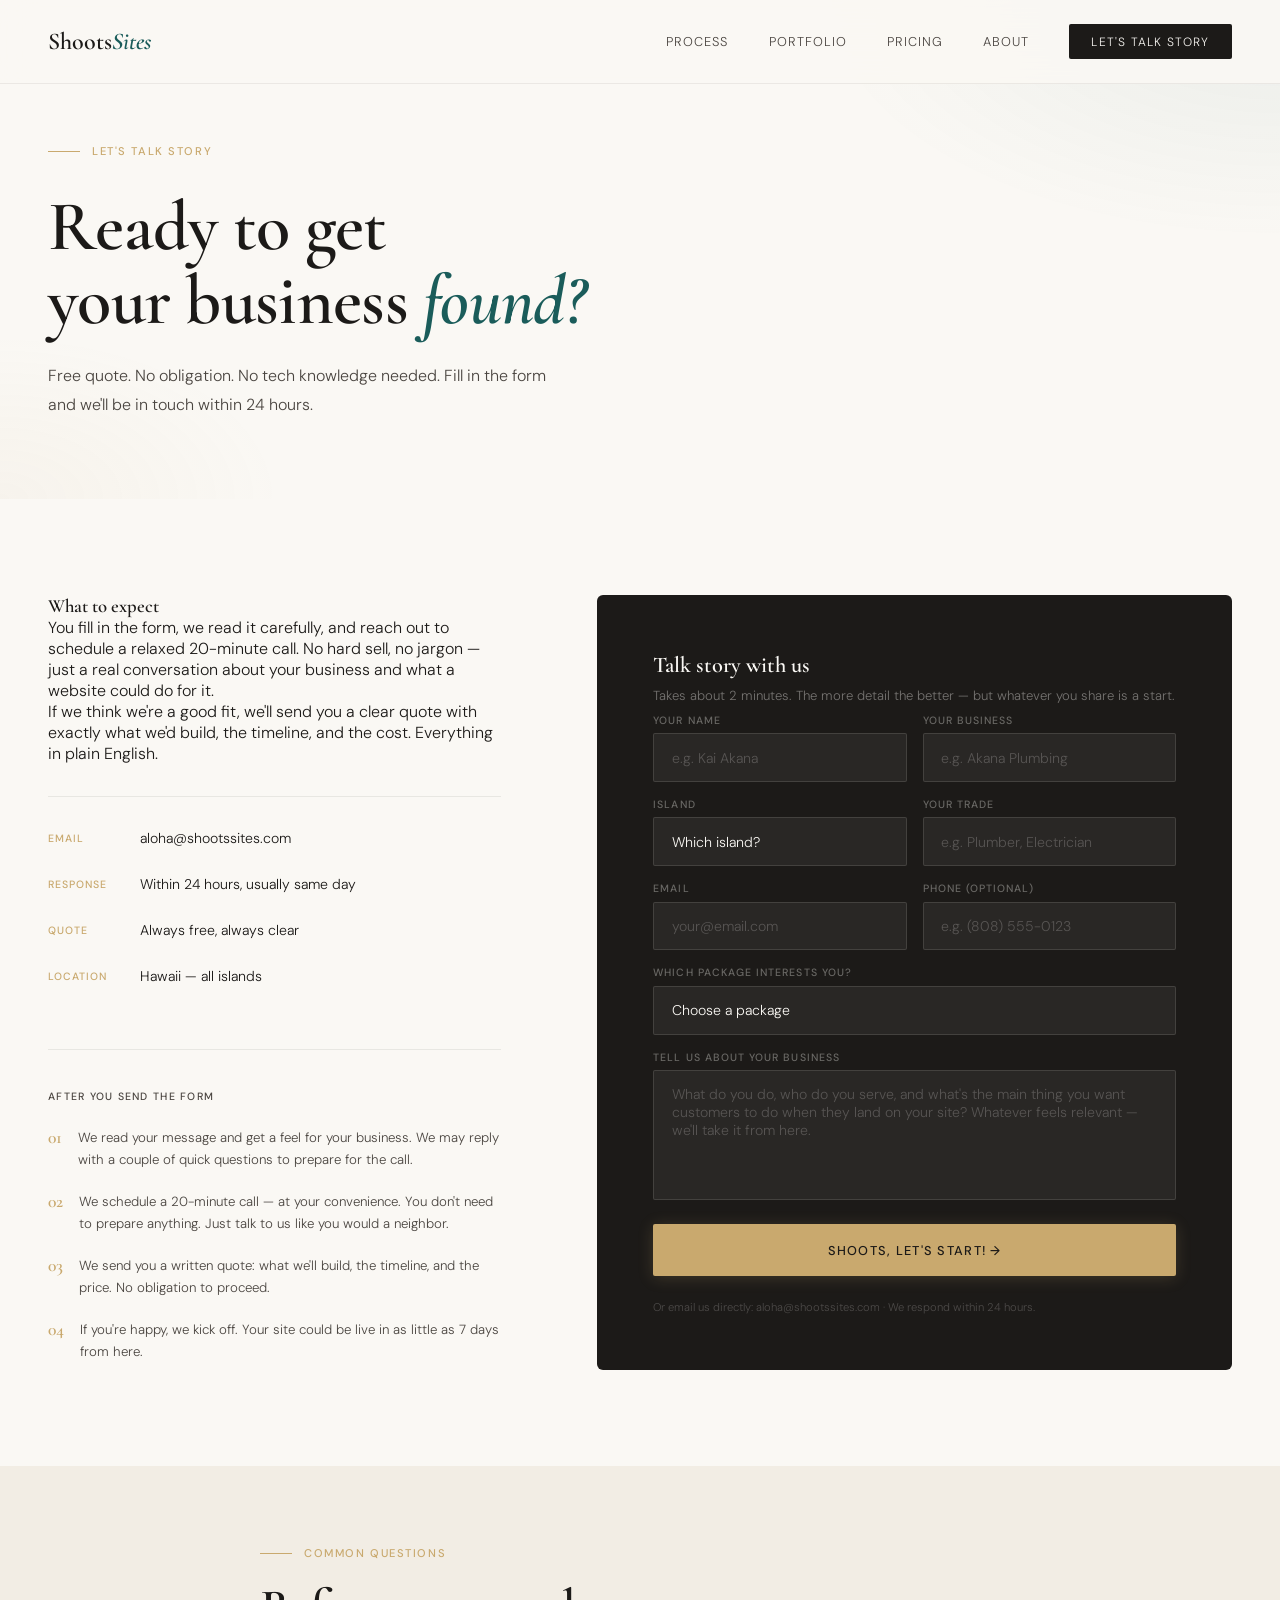
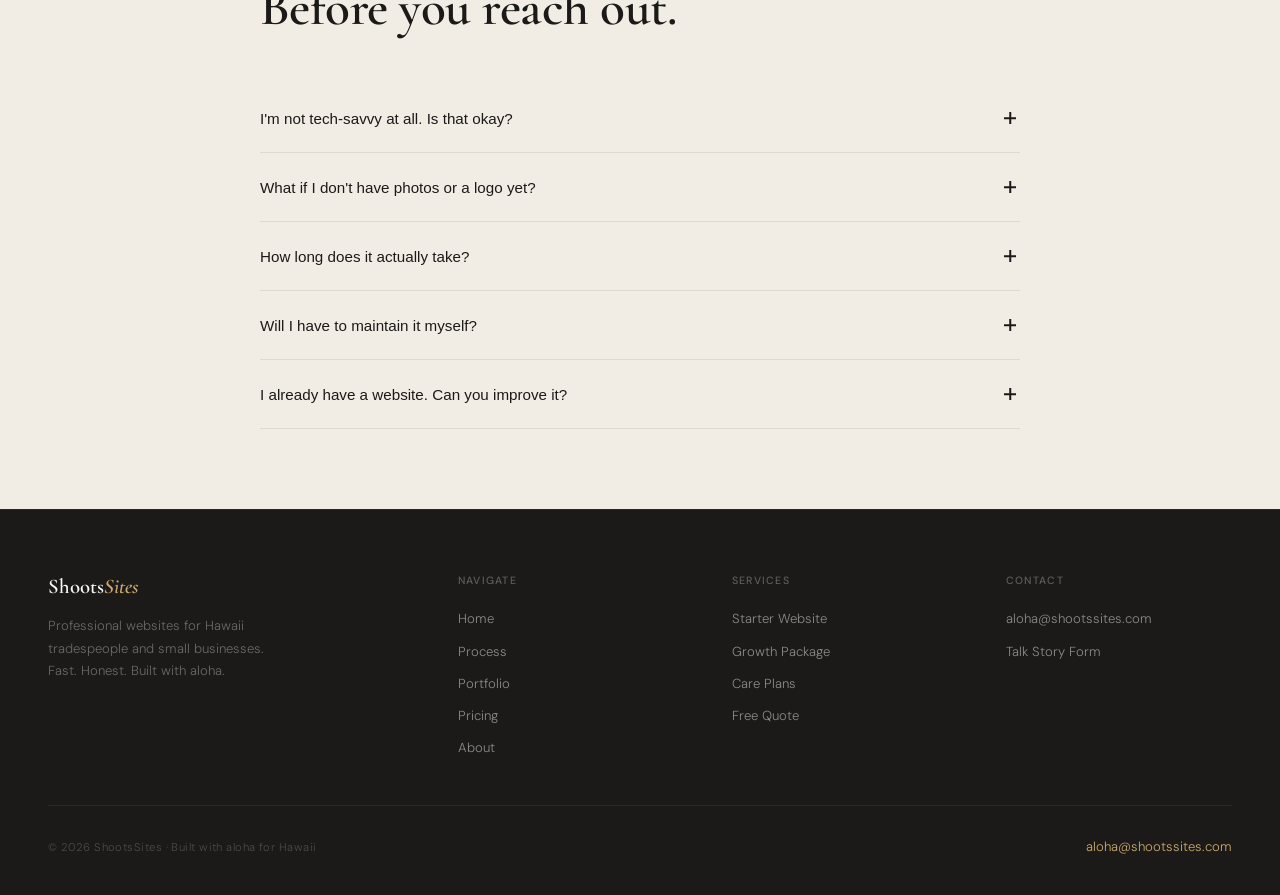
<file: contact.html>
<!DOCTYPE html>
<html lang="en">
<head>
  <meta charset="UTF-8">
  <meta name="viewport" content="width=device-width, initial-scale=1.0">
  <title>Get a Free Quote – ShootsSites Hawaii Web Design</title>
  <meta name="description" content="Get a free, no-obligation website quote from ShootsSites. We build professional websites for Hawaii tradespeople. Fill in the form and we'll be in touch within 24 hours.">
  <link rel="canonical" href="https://shootssites.com/contact.html">
  <meta property="og:title" content="Get a Free Quote – ShootsSites Hawaii Web Design">
  <meta property="og:description" content="Free quote. No obligation. No tech knowledge needed. We'll be in touch within 24 hours.">
  <meta property="og:url" content="https://shootssites.com/contact.html">
  <meta property="og:type" content="website">
  <meta property="og:image" content="https://shootssites.com/og-image.jpg">
  <meta name="twitter:card" content="summary_large_image">
  <link rel="preconnect" href="https://fonts.googleapis.com">
  <link rel="preconnect" href="https://fonts.gstatic.com" crossorigin>
  <link href="https://fonts.googleapis.com/css2?family=Cormorant+Garamond:ital,wght@0,400;0,600;1,400;1,600&family=DM+Sans:wght@300;400;500&display=swap" rel="stylesheet">
  <link rel="stylesheet" href="style.css">
  <!-- Google Analytics -->
  <script async src="https://www.googletagmanager.com/gtag/js?id=G-2LKPTEM7HQ"></script>
  <script>
    window.dataLayer = window.dataLayer || [];
    function gtag(){dataLayer.push(arguments);}
    gtag('js', new Date());
    gtag('config', 'G-2LKPTEM7HQ');
  </script>
</head>
<body>

  <div id="cursor"></div>
  <div id="cursor-ring"></div>

  <nav>
    <a href="index.html" class="nav-logo">Shoots<span>Sites</span></a>
    <div class="nav-links" id="navLinks">
      <a href="process.html">Process</a>
      <a href="portfolio.html">Portfolio</a>
      <a href="pricing.html">Pricing</a>
      <a href="about.html">About</a>
      <a href="contact.html" class="nav-cta">Let's talk story</a>
    </div>
    <button class="nav-toggle" id="navToggle" aria-label="Toggle menu">
      <span></span><span></span><span></span>
    </button>
  </nav>

  <!-- ── PAGE HERO ─────────────────────────────────── -->
  <div class="page-hero">
    <div class="page-hero-bg"></div>
    <div class="page-hero-content">
      <div class="eyebrow">
        <span class="eyebrow-line"></span>
        <span class="eyebrow-text">Let's talk story</span>
      </div>
      <h1>Ready to get<br>your business <em>found?</em></h1>
      <p class="page-hero-sub">Free quote. No obligation. No tech knowledge needed. Fill in the form and we'll be in touch within 24 hours.</p>
    </div>
  </div>

  <!-- ── CONTACT LAYOUT ────────────────────────────── -->
  <section>
    <div class="contact-layout">

      <!-- Left: Info -->
      <div class="reveal">
        <h3>What to expect</h3>
        <p>You fill in the form, we read it carefully, and reach out to schedule a relaxed 20-minute call. No hard sell, no jargon — just a real conversation about your business and what a website could do for it.</p>
        <p>If we think we're a good fit, we'll send you a clear quote with exactly what we'd build, the timeline, and the cost. Everything in plain English.</p>

        <div style="display:flex;flex-direction:column;gap:0.75rem;margin-top:2rem;padding-top:2rem;border-top:1px solid rgba(28,26,24,0.08);">
          <div class="contact-detail">
            <span class="contact-detail-label">Email</span>
            <a href="mailto:aloha@shootssites.com" class="contact-detail-val">aloha@shootssites.com</a>
          </div>
          <div class="contact-detail">
            <span class="contact-detail-label">Response</span>
            <span class="contact-detail-val" style="cursor:default;">Within 24 hours, usually same day</span>
          </div>
          <div class="contact-detail">
            <span class="contact-detail-label">Quote</span>
            <span class="contact-detail-val" style="cursor:default;">Always free, always clear</span>
          </div>
          <div class="contact-detail">
            <span class="contact-detail-label">Location</span>
            <span class="contact-detail-val" style="cursor:default;">Hawaii — all islands</span>
          </div>
        </div>

        <!-- What happens next -->
        <div class="what-next">
          <h4>After you send the form</h4>
          <div class="next-steps">
            <div class="next-step">
              <span class="next-step-n">01</span>
              <p>We read your message and get a feel for your business. We may reply with a couple of quick questions to prepare for the call.</p>
            </div>
            <div class="next-step">
              <span class="next-step-n">02</span>
              <p>We schedule a 20-minute call — at your convenience. You don't need to prepare anything. Just talk to us like you would a neighbor.</p>
            </div>
            <div class="next-step">
              <span class="next-step-n">03</span>
              <p>We send you a written quote: what we'll build, the timeline, and the price. No obligation to proceed.</p>
            </div>
            <div class="next-step">
              <span class="next-step-n">04</span>
              <p>If you're happy, we kick off. Your site could be live in as little as 7 days from here.</p>
            </div>
          </div>
        </div>
      </div>

      <!-- Right: Form -->
      <div class="contact-form-wrap reveal">
        <div class="contact-form-head">
          <h3>Talk story with us</h3>
          <p>Takes about 2 minutes. The more detail the better — but whatever you share is a start.</p>
        </div>
        <form class="contact-form-inner" name="contact" method="POST" data-netlify="true" data-netlify-honeypot="bot-field" action="/thank-you.html">
          <input type="hidden" name="form-name" value="contact">
          <input type="hidden" name="bot-field">
          <div class="form-row">
            <div class="form-field">
              <label>Your name</label>
              <input type="text" name="name" placeholder="e.g. Kai Akana">
            </div>
            <div class="form-field">
              <label>Your business</label>
              <input type="text" name="business" placeholder="e.g. Akana Plumbing">
            </div>
          </div>
          <div class="form-row">
            <div class="form-field">
              <label>Island</label>
              <select name="island">
                <option value="" disabled selected>Which island?</option>
                <option>Oahu</option>
                <option>Maui</option>
                <option>Big Island</option>
                <option>Kauai</option>
                <option>Molokai</option>
                <option>Lanai</option>
                <option>Other</option>
              </select>
            </div>
            <div class="form-field">
              <label>Your trade</label>
              <input type="text" name="trade" placeholder="e.g. Plumber, Electrician">
            </div>
          </div>
          <div class="form-row">
            <div class="form-field">
              <label>Email</label>
              <input type="email" name="email" placeholder="your@email.com" required>
            </div>
            <div class="form-field">
              <label>Phone (optional)</label>
              <input type="tel" name="phone" placeholder="e.g. (808) 555-0123">
            </div>
          </div>
          <div class="form-field">
            <label>Which package interests you?</label>
            <select name="package">
              <option value="" disabled selected>Choose a package</option>
              <option>Starter ($199)</option>
              <option>Starter + Care ($199 + $29/mo)</option>
              <option>Not sure — help me decide</option>
            </select>
          </div>
          <div class="form-field">
            <label>Tell us about your business</label>
            <textarea name="message" placeholder="What do you do, who do you serve, and what's the main thing you want customers to do when they land on your site? Whatever feels relevant — we'll take it from here." style="height:130px;"></textarea>
          </div>
          <button type="submit" class="form-submit">Shoots, let's start! →</button>
          <p class="form-note">Or email us directly: aloha@shootssites.com · We respond within 24 hours.</p>
        </form>
      </div>

    </div>
  </section>

  <!-- ── FAQ ───────────────────────────────────────── -->
  <section style="background:var(--foam-warm);padding:5rem 3rem;" id="faq">
    <div style="max-width:760px;margin:0 auto;">
      <div class="sec-eyebrow reveal">
        <span class="eyebrow-line"></span>
        <span class="eyebrow-text">Common questions</span>
      </div>
      <h2 class="reveal">Before you reach out.</h2>

      <div class="faq-list reveal">

        <div class="faq-item">
          <button class="faq-q">
            I'm not tech-savvy at all. Is that okay?
            <span class="faq-icon"></span>
          </button>
          <div class="faq-a">
            <p>That's exactly who we built this for. You don't need to know anything about websites, domains, hosting, or design. You just tell us about your business, and we handle the rest. We explain everything in plain language, and we never make you feel dumb for asking a question.</p>
          </div>
        </div>

        <div class="faq-item">
          <button class="faq-q">
            What if I don't have photos or a logo yet?
            <span class="faq-icon"></span>
          </button>
          <div class="faq-a">
            <p>No problem. We can source high-quality licensed photos that fit your trade and location while you build your own photo library. For logos, we can use a clean text-based logo to start — or refer you to an affordable local designer if you want something custom. Neither is a blocker to getting started.</p>
          </div>
        </div>

        <div class="faq-item">
          <button class="faq-q">
            How long does it actually take?
            <span class="faq-icon"></span>
          </button>
          <div class="faq-a">
            <p>Most Starter sites go from first call to live in 7 days. Growth sites typically take 10 days. The timeline depends mostly on how quickly you can give us feedback during the review stage — the faster you respond, the faster we move. We'll never rush you, but we won't drag it out either.</p>
          </div>
        </div>

        <div class="faq-item">
          <button class="faq-q">
            Will I have to maintain it myself?
            <span class="faq-icon"></span>
          </button>
          <div class="faq-a">
            <p>On the Care Plan, no — we handle all updates, monitoring, and maintenance for you. On a one-time build, the site will run without much maintenance, but if you want to update text or photos yourself we can set you up with a simple CMS. Or just email us and we can usually handle small changes quickly.</p>
          </div>
        </div>

        <div class="faq-item">
          <button class="faq-q">
            I already have a website. Can you improve it?
            <span class="faq-icon"></span>
          </button>
          <div class="faq-a">
            <p>Absolutely. If your current site looks outdated, loads slowly, or isn't showing up in search results, we can assess it and give you an honest recommendation — whether that's a full rebuild or targeted improvements. Send us the URL in your message and we'll take a look.</p>
          </div>
        </div>

      </div>
    </div>
  </section>

  <!-- ── FOOTER ────────────────────────────────────── -->
  <footer>
    <div class="footer-top">
      <div class="footer-brand">
        <a href="index.html" class="footer-logo">Shoots<span>Sites</span></a>
        <p>Professional websites for Hawaii tradespeople and small businesses. Fast. Honest. Built with aloha.</p>
      </div>
      <div class="footer-col">
        <h4>Navigate</h4>
        <ul>
          <li><a href="index.html">Home</a></li>
          <li><a href="process.html">Process</a></li>
          <li><a href="portfolio.html">Portfolio</a></li>
          <li><a href="pricing.html">Pricing</a></li>
          <li><a href="about.html">About</a></li>
        </ul>
      </div>
      <div class="footer-col">
        <h4>Services</h4>
        <ul>
          <li><a href="pricing.html">Starter Website</a></li>
          <li><a href="pricing.html">Growth Package</a></li>
          <li><a href="pricing.html">Care Plans</a></li>
          <li><a href="contact.html">Free Quote</a></li>
        </ul>
      </div>
      <div class="footer-col">
        <h4>Contact</h4>
        <ul>
          <li><a href="mailto:aloha@shootssites.com">aloha@shootssites.com</a></li>
          <li><a href="contact.html">Talk Story Form</a></li>
        </ul>
      </div>
    </div>
    <div class="footer-bottom">
      <p class="footer-copy">© 2026 ShootsSites · Built with aloha for Hawaii</p>
      <a href="mailto:aloha@shootssites.com" class="footer-email">aloha@shootssites.com</a>
    </div>
  </footer>

  <script src="main.js"></script>
</body>
</html>
</file>
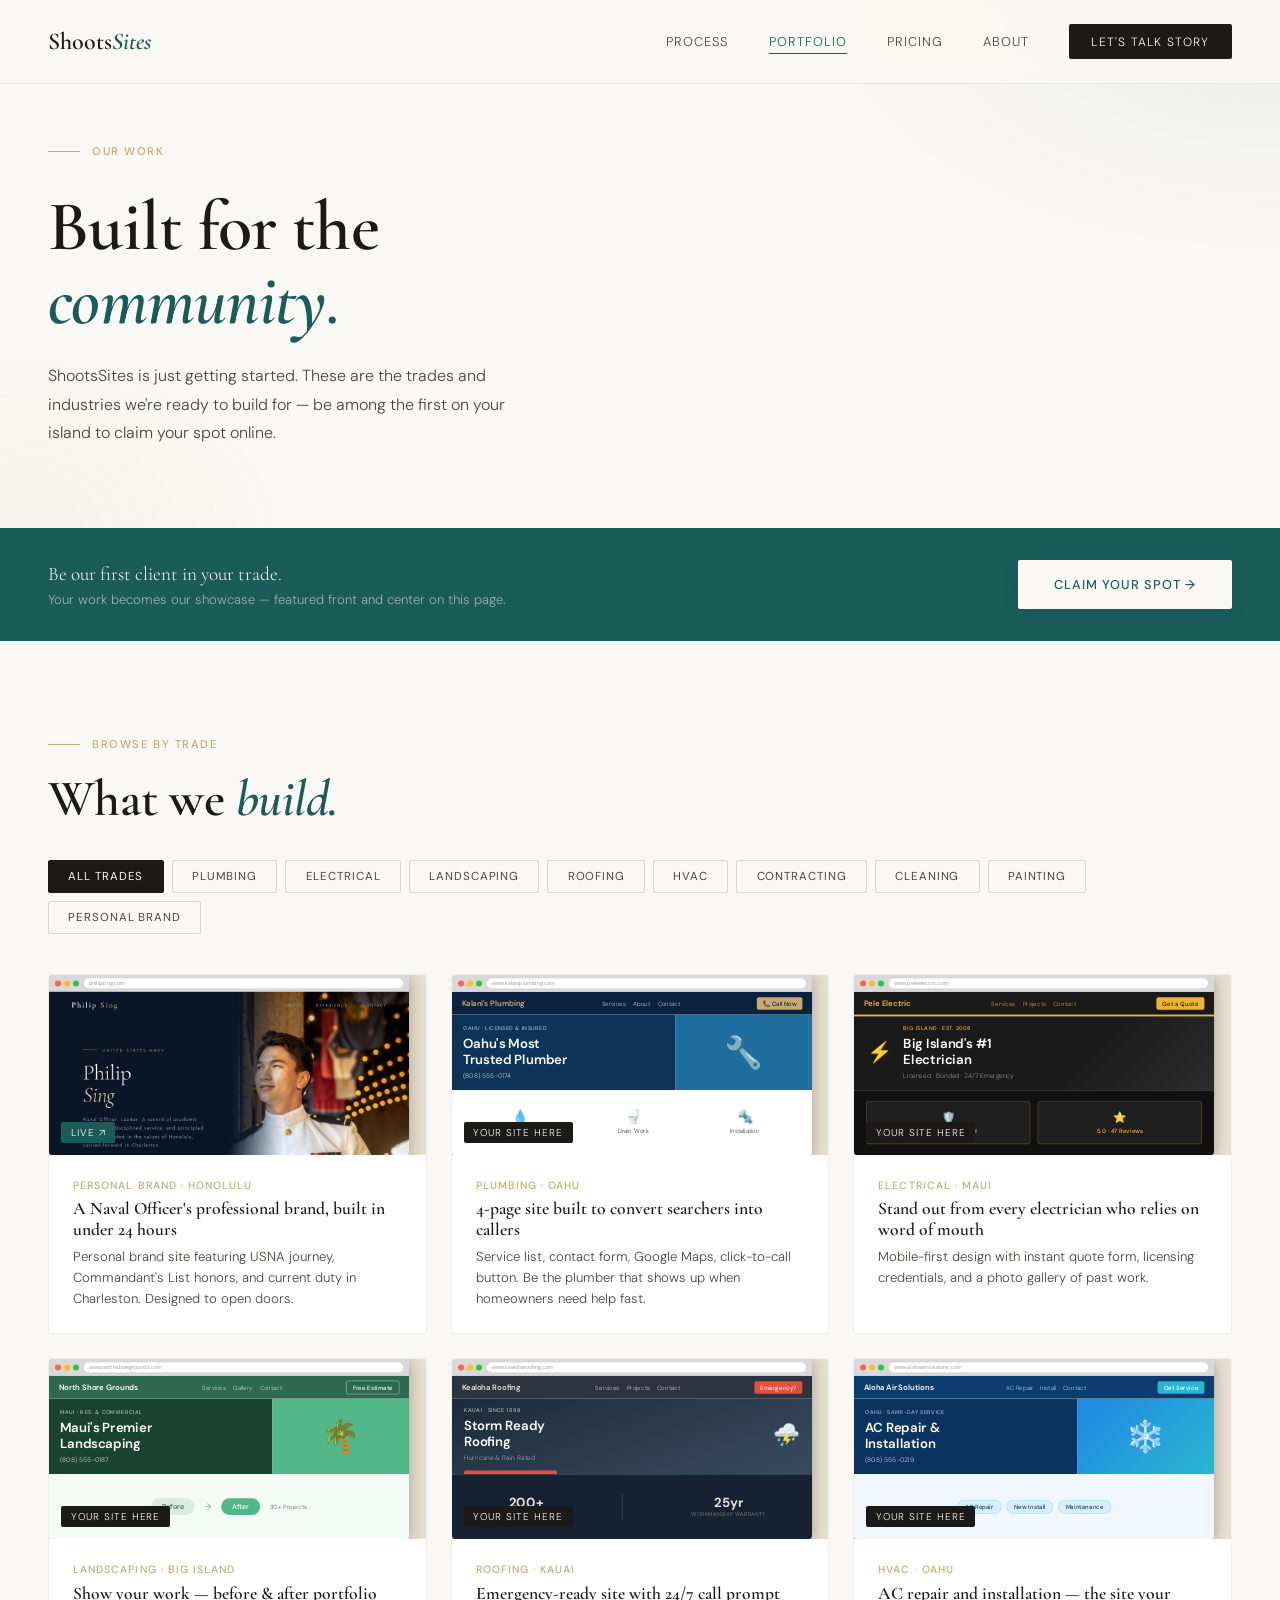
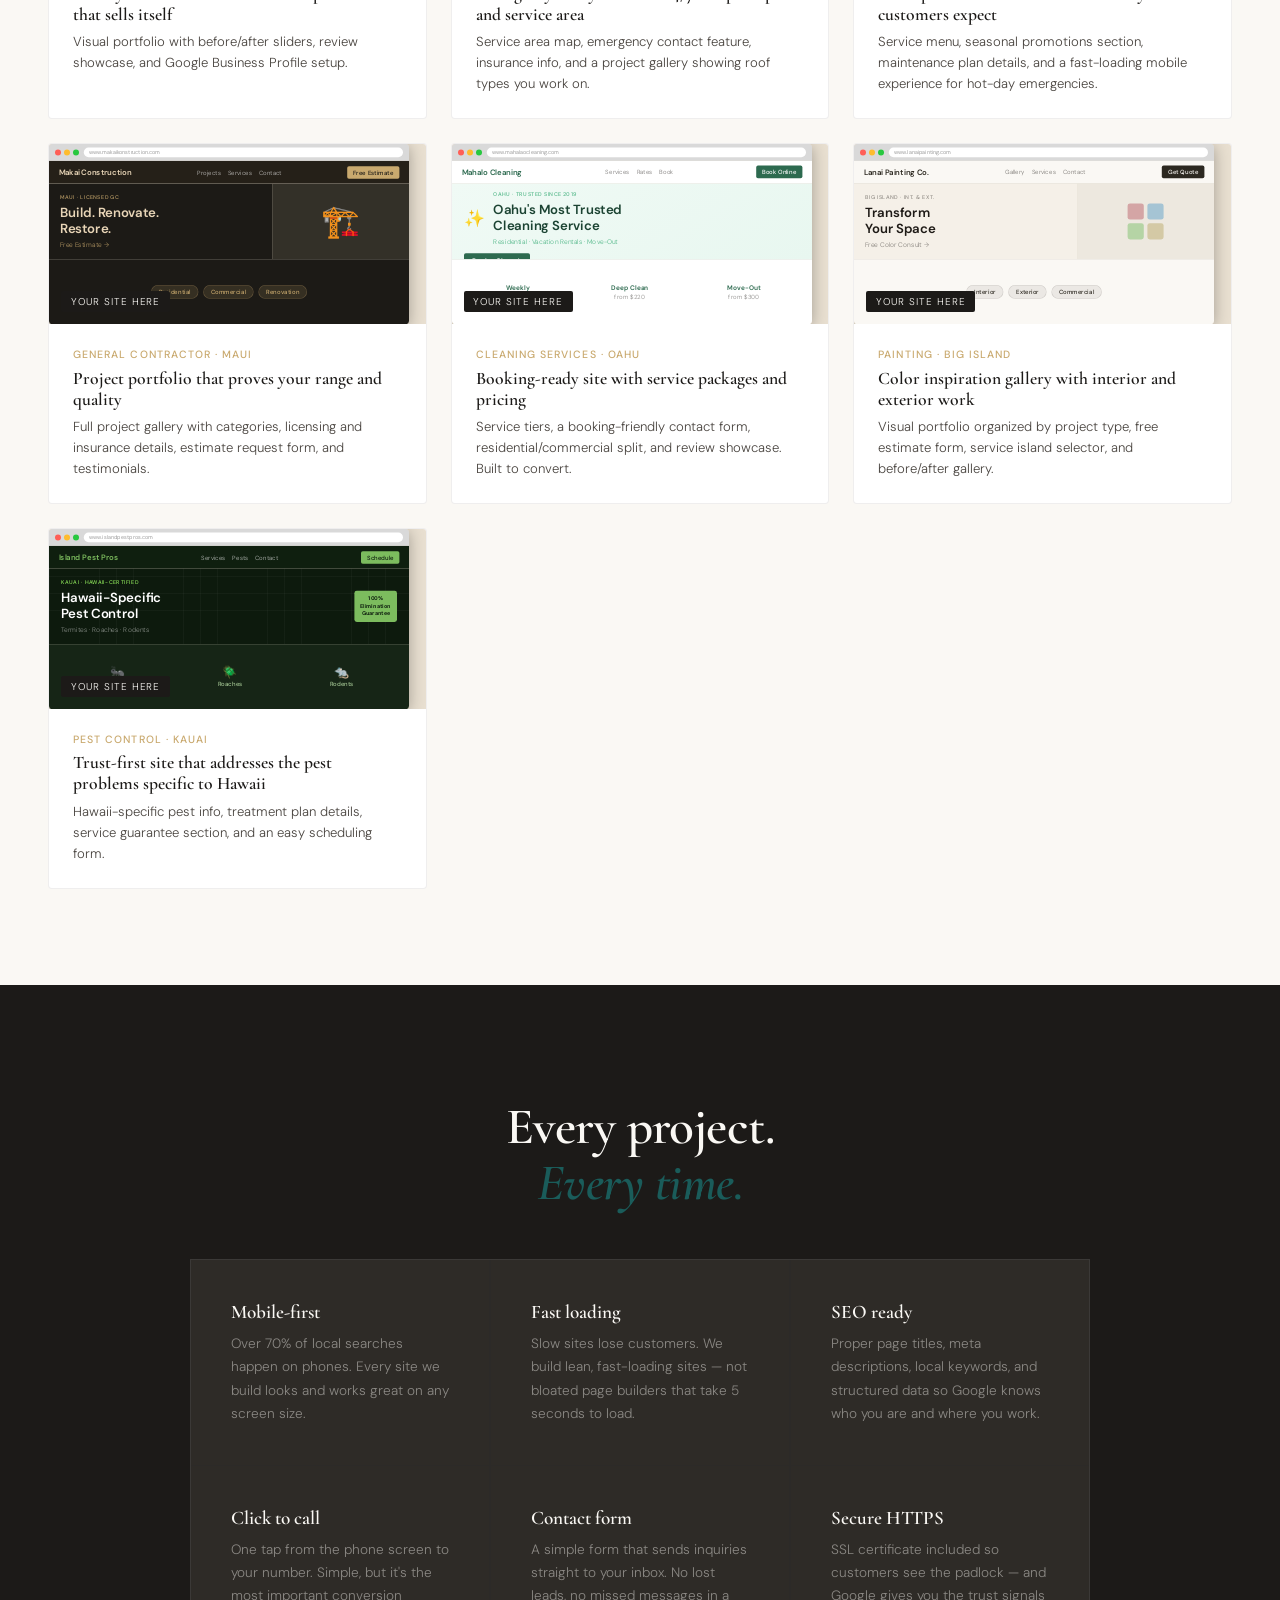
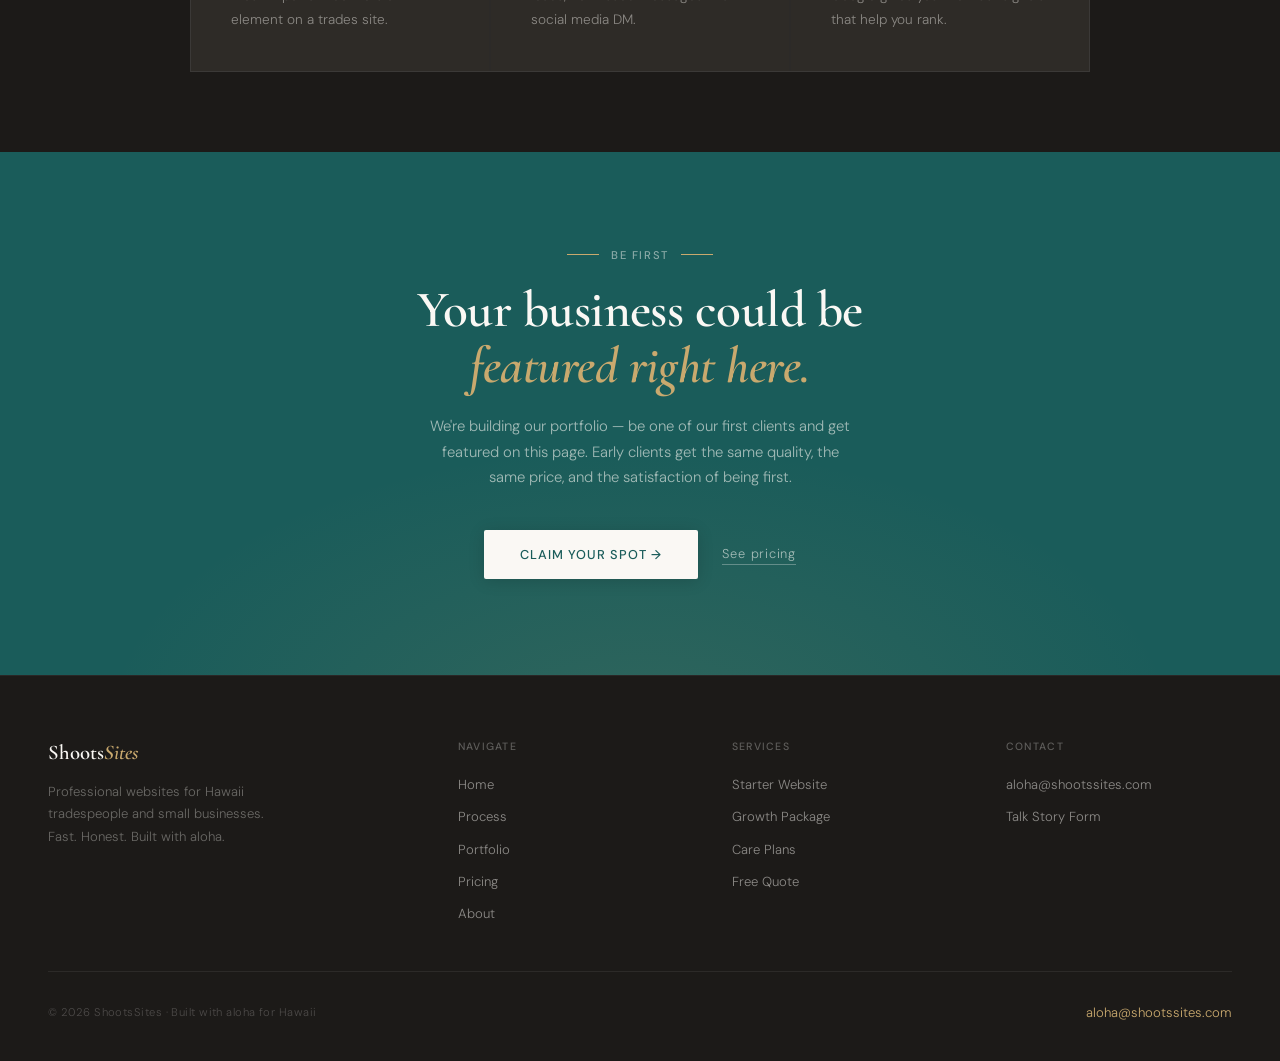
<file: portfolio.html>
<!DOCTYPE html>
<html lang="en">
<head>
  <meta charset="UTF-8">
  <meta name="viewport" content="width=device-width, initial-scale=1.0">
  <title>Portfolio – Hawaii Tradesperson Websites by ShootsSites</title>
  <meta name="description" content="Browse ShootsSites portfolio of websites built for Hawaii plumbers, electricians, roofers, landscapers and more. See what your business could look like online.">
  <link rel="canonical" href="https://shootssites.com/portfolio.html">
  <meta property="og:title" content="Portfolio – Hawaii Tradesperson Websites by ShootsSites">
  <meta property="og:description" content="See examples of websites we've built for Hawaii tradespeople. Clean, fast, and built to get you found on Google.">
  <meta property="og:url" content="https://shootssites.com/portfolio.html">
  <meta property="og:type" content="website">
  <meta property="og:image" content="https://shootssites.com/og-image.jpg">
  <meta name="twitter:card" content="summary_large_image">
  <link rel="preconnect" href="https://fonts.googleapis.com">
  <link rel="preconnect" href="https://fonts.gstatic.com" crossorigin>
  <link href="https://fonts.googleapis.com/css2?family=Cormorant+Garamond:ital,wght@0,400;0,600;1,400;1,600&family=DM+Sans:wght@300;400;500&display=swap" rel="stylesheet">
  <link rel="stylesheet" href="style.css">
  <!-- Google Analytics -->
  <script async src="https://www.googletagmanager.com/gtag/js?id=G-2LKPTEM7HQ"></script>
  <script>
    window.dataLayer = window.dataLayer || [];
    function gtag(){dataLayer.push(arguments);}
    gtag('js', new Date());
    gtag('config', 'G-2LKPTEM7HQ');
  </script>
</head>
<body>

  <div id="cursor"></div>
  <div id="cursor-ring"></div>

  <nav>
    <a href="index.html" class="nav-logo">Shoots<span>Sites</span></a>
    <div class="nav-links" id="navLinks">
      <a href="process.html">Process</a>
      <a href="portfolio.html">Portfolio</a>
      <a href="pricing.html">Pricing</a>
      <a href="about.html">About</a>
      <a href="contact.html" class="nav-cta">Let's talk story</a>
    </div>
    <button class="nav-toggle" id="navToggle" aria-label="Toggle menu">
      <span></span><span></span><span></span>
    </button>
  </nav>

  <!-- ── PAGE HERO ─────────────────────────────────── -->
  <div class="page-hero">
    <div class="page-hero-bg"></div>
    <div class="page-hero-content">
      <div class="eyebrow">
        <span class="eyebrow-line"></span>
        <span class="eyebrow-text">Our work</span>
      </div>
      <h1>Built for the<br><em>community.</em></h1>
      <p class="page-hero-sub">ShootsSites is just getting started. These are the trades and industries we're ready to build for — be among the first on your island to claim your spot online.</p>
    </div>
  </div>

  <!-- ── EARLY ADOPTER CALLOUT ─────────────────────── -->
  <div style="background:var(--teal-deep);padding:2rem 3rem;">
    <div style="display:flex;align-items:center;justify-content:space-between;flex-wrap:wrap;gap:1rem;">
      <div>
        <p style="font-family:'Cormorant Garamond',serif;font-size:1.2rem;color:var(--foam);">Be our first client in your trade.</p>
        <p style="font-size:0.82rem;color:rgba(250,248,244,0.55);margin-top:0.3rem;">Your work becomes our showcase — featured front and center on this page.</p>
      </div>
      <a href="contact.html" class="btn-primary" style="background:var(--foam);color:var(--teal-deep);flex-shrink:0;">Claim your spot →</a>
    </div>
  </div>

  <!-- ── PORTFOLIO GRID ────────────────────────────── -->
  <section>
    <div class="section-row" style="margin-bottom:2rem;">
      <div>
        <div class="sec-eyebrow reveal">
          <span class="eyebrow-line"></span>
          <span class="eyebrow-text">Browse by trade</span>
        </div>
        <h2 class="reveal">What we <em>build.</em></h2>
      </div>
    </div>

    <!-- Filter bar -->
    <div class="portfolio-filter reveal">
      <button class="filter-btn active" data-filter="all">All trades</button>
      <button class="filter-btn" data-filter="plumbing">Plumbing</button>
      <button class="filter-btn" data-filter="electrical">Electrical</button>
      <button class="filter-btn" data-filter="landscaping">Landscaping</button>
      <button class="filter-btn" data-filter="roofing">Roofing</button>
      <button class="filter-btn" data-filter="hvac">HVAC</button>
      <button class="filter-btn" data-filter="contracting">Contracting</button>
      <button class="filter-btn" data-filter="cleaning">Cleaning</button>
      <button class="filter-btn" data-filter="painting">Painting</button>
      <button class="filter-btn" data-filter="personal">Personal Brand</button>
    </div>

    <div class="portfolio-full-grid">

      <!-- ── PHILIP SING — LIVE CLIENT ── -->
      <div class="portfolio-card reveal" data-trade="personal">
        <div class="portfolio-thumb">
          <div class="mock-browser">
            <div class="mock-chrome">
              <div class="mock-dots"><span class="mock-dot mock-dot--r"></span><span class="mock-dot mock-dot--y"></span><span class="mock-dot mock-dot--g"></span></div>
              <div class="mock-url-bar">philipsing.com</div>
            </div>
            <img
              src="assets/images/philipsing-preview.jpg"
              alt="Philip Sing personal brand website"
              style="width:100%; height:100%; object-fit:cover; object-position:top;"
            >
          </div>
          <a href="https://philipsing.com" target="_blank" rel="noopener" class="portfolio-live-badge">Live ↗</a>
        </div>
        <div class="portfolio-body">
          <div class="portfolio-industry">Personal Brand · Honolulu</div>
          <h3>A Naval Officer's professional brand, built in under 24 hours</h3>
          <p>Personal brand site featuring USNA journey, Commandant's List honors, and current duty in Charleston. Designed to open doors.</p>
        </div>
      </div>

      <!-- ── PLUMBING ── -->
      <div class="portfolio-card reveal" data-trade="plumbing">
        <div class="portfolio-thumb">
          <div class="mock-browser">
            <div class="mock-chrome">
              <div class="mock-dots"><span class="mock-dot mock-dot--r"></span><span class="mock-dot mock-dot--y"></span><span class="mock-dot mock-dot--g"></span></div>
              <div class="mock-url-bar">www.kalaniplumbing.com</div>
            </div>
            <div class="mock-site">
              <div class="mock-nav mock-nav--plumbing">
                <span class="mock-logo mock-logo--plumbing">Kalani's Plumbing</span>
                <div class="mock-nav-links mock-nl--light"><span class="mock-nav-link">Services</span><span class="mock-nav-link">About</span><span class="mock-nav-link">Contact</span></div>
                <span class="mock-cta mock-cta--plumbing">📞 Call Now</span>
              </div>
              <div class="mock-hero-2col">
                <div class="mock-hero-left mock-hl--plumbing">
                  <div class="mock-eyebrow mock-ew--light">Oahu · Licensed &amp; Insured</div>
                  <div class="mock-hero-hl mock-hhl--white">Oahu's Most<br>Trusted Plumber</div>
                  <div class="mock-hero-sub mock-hsub--light">(808) 555-0174</div>
                </div>
                <div class="mock-hero-right mock-hr--plumbing">🔧</div>
              </div>
              <div class="mock-bottom mock-bottom--plumbing">
                <div class="mock-feature"><div class="mock-feature-icon">💧</div><div class="mock-feature-lbl">Leak Repair</div></div>
                <div class="mock-feature"><div class="mock-feature-icon">🚽</div><div class="mock-feature-lbl">Drain Work</div></div>
                <div class="mock-feature"><div class="mock-feature-icon">🔩</div><div class="mock-feature-lbl">Installation</div></div>
              </div>
            </div>
          </div>
          <span class="portfolio-coming">Your site here</span>
        </div>
        <div class="portfolio-body">
          <div class="portfolio-industry">Plumbing · Oahu</div>
          <h3>4-page site built to convert searchers into callers</h3>
          <p>Service list, contact form, Google Maps, click-to-call button. Be the plumber that shows up when homeowners need help fast.</p>
        </div>
      </div>

      <!-- ── ELECTRICAL ── -->
      <div class="portfolio-card reveal" data-trade="electrical">
        <div class="portfolio-thumb">
          <div class="mock-browser">
            <div class="mock-chrome">
              <div class="mock-dots"><span class="mock-dot mock-dot--r"></span><span class="mock-dot mock-dot--y"></span><span class="mock-dot mock-dot--g"></span></div>
              <div class="mock-url-bar">www.peleelectric.com</div>
            </div>
            <div class="mock-site">
              <div class="mock-nav mock-nav--electrical">
                <span class="mock-logo mock-logo--electrical">Pele Electric</span>
                <div class="mock-nav-links mock-nl--yellow"><span class="mock-nav-link">Services</span><span class="mock-nav-link">Projects</span><span class="mock-nav-link">Contact</span></div>
                <span class="mock-cta mock-cta--electrical">Get a Quote</span>
              </div>
              <div class="mock-hero mock-hero--electrical">
                <div class="mock-hero-accent-bar"></div>
                <div class="mock-hero-inner-elec">
                  <div class="mock-bolt">⚡</div>
                  <div>
                    <div class="mock-eyebrow mock-ew--yellow">Big Island · Est. 2008</div>
                    <div class="mock-hero-hl mock-hhl--white">Big Island's #1<br>Electrician</div>
                    <div class="mock-hero-sub mock-hsub--dim">Licensed · Bonded · 24/7 Emergency</div>
                  </div>
                </div>
              </div>
              <div class="mock-bottom mock-bottom--electrical">
                <div class="mock-badge"><div class="mock-badge-icon">🛡️</div><div class="mock-badge-lbl">Licensed &amp; Insured</div></div>
                <div class="mock-badge"><div class="mock-badge-icon">⭐</div><div class="mock-badge-lbl">5.0 · 47 Reviews</div></div>
              </div>
            </div>
          </div>
          <span class="portfolio-coming">Your site here</span>
        </div>
        <div class="portfolio-body">
          <div class="portfolio-industry">Electrical · Maui</div>
          <h3>Stand out from every electrician who relies on word of mouth</h3>
          <p>Mobile-first design with instant quote form, licensing credentials, and a photo gallery of past work.</p>
        </div>
      </div>

      <!-- ── LANDSCAPING ── -->
      <div class="portfolio-card reveal" data-trade="landscaping">
        <div class="portfolio-thumb">
          <div class="mock-browser">
            <div class="mock-chrome">
              <div class="mock-dots"><span class="mock-dot mock-dot--r"></span><span class="mock-dot mock-dot--y"></span><span class="mock-dot mock-dot--g"></span></div>
              <div class="mock-url-bar">www.northshoregrounds.com</div>
            </div>
            <div class="mock-site">
              <div class="mock-nav mock-nav--landscape">
                <span class="mock-logo mock-logo--landscape">North Shore Grounds</span>
                <div class="mock-nav-links mock-nl--light"><span class="mock-nav-link">Services</span><span class="mock-nav-link">Gallery</span><span class="mock-nav-link">Contact</span></div>
                <span class="mock-cta mock-cta--landscape">Free Estimate</span>
              </div>
              <div class="mock-hero-2col">
                <div class="mock-hero-left mock-hl--landscape">
                  <div class="mock-eyebrow mock-ew--light">Maui · Res. &amp; Commercial</div>
                  <div class="mock-hero-hl mock-hhl--white">Maui's Premier<br>Landscaping</div>
                  <div class="mock-hero-sub mock-hsub--light">(808) 555-0187</div>
                </div>
                <div class="mock-hero-right mock-hr--landscape">🌴</div>
              </div>
              <div class="mock-bottom mock-bottom--landscape">
                <span class="mock-ba-label mock-ba-before">Before</span>
                <span class="mock-ba-arrow">→</span>
                <span class="mock-ba-label mock-ba-after">After</span>
                <span class="mock-ba-count">30+ Projects</span>
              </div>
            </div>
          </div>
          <span class="portfolio-coming">Your site here</span>
        </div>
        <div class="portfolio-body">
          <div class="portfolio-industry">Landscaping · Big Island</div>
          <h3>Show your work — before & after portfolio that sells itself</h3>
          <p>Visual portfolio with before/after sliders, review showcase, and Google Business Profile setup.</p>
        </div>
      </div>

      <!-- ── ROOFING ── -->
      <div class="portfolio-card reveal" data-trade="roofing">
        <div class="portfolio-thumb">
          <div class="mock-browser">
            <div class="mock-chrome">
              <div class="mock-dots"><span class="mock-dot mock-dot--r"></span><span class="mock-dot mock-dot--y"></span><span class="mock-dot mock-dot--g"></span></div>
              <div class="mock-url-bar">www.kealoharoofing.com</div>
            </div>
            <div class="mock-site">
              <div class="mock-nav mock-nav--roofing">
                <span class="mock-logo mock-logo--roofing">Kealoha Roofing</span>
                <div class="mock-nav-links mock-nl--light"><span class="mock-nav-link">Services</span><span class="mock-nav-link">Projects</span><span class="mock-nav-link">Contact</span></div>
                <span class="mock-cta mock-cta--roofing">Emergency?</span>
              </div>
              <div class="mock-hero mock-hero--roofing">
                <div class="mock-hero-inner-roof">
                  <div>
                    <div class="mock-eyebrow mock-ew--light">Kauai · Since 1998</div>
                    <div class="mock-hero-hl mock-hhl--white">Storm Ready<br>Roofing</div>
                    <div class="mock-hero-sub mock-hsub--dim">Hurricane &amp; Rain Rated</div>
                  </div>
                  <div class="mock-roof-icon">⛈️</div>
                </div>
                <div class="mock-hero-btn mock-hbtn--roofing">Free Roof Inspection →</div>
              </div>
              <div class="mock-bottom mock-bottom--roofing">
                <div class="mock-stat-item"><div class="mock-stat-num mock-sn--roofing">200+</div><div class="mock-stat-lbl mock-sl--roofing">Roofs Completed</div></div>
                <div class="mock-stat-divider"></div>
                <div class="mock-stat-item"><div class="mock-stat-num mock-sn--roofing">25yr</div><div class="mock-stat-lbl mock-sl--roofing">Workmanship Warranty</div></div>
              </div>
            </div>
          </div>
          <span class="portfolio-coming">Your site here</span>
        </div>
        <div class="portfolio-body">
          <div class="portfolio-industry">Roofing · Kauai</div>
          <h3>Emergency-ready site with 24/7 call prompt and service area</h3>
          <p>Service area map, emergency contact feature, insurance info, and a project gallery showing roof types you work on.</p>
        </div>
      </div>

      <!-- ── HVAC ── -->
      <div class="portfolio-card reveal" data-trade="hvac">
        <div class="portfolio-thumb">
          <div class="mock-browser">
            <div class="mock-chrome">
              <div class="mock-dots"><span class="mock-dot mock-dot--r"></span><span class="mock-dot mock-dot--y"></span><span class="mock-dot mock-dot--g"></span></div>
              <div class="mock-url-bar">www.alohaairsolutions.com</div>
            </div>
            <div class="mock-site">
              <div class="mock-nav mock-nav--hvac">
                <span class="mock-logo mock-logo--hvac">Aloha Air Solutions</span>
                <div class="mock-nav-links mock-nl--light"><span class="mock-nav-link">AC Repair</span><span class="mock-nav-link">Install</span><span class="mock-nav-link">Contact</span></div>
                <span class="mock-cta mock-cta--hvac">Get Service</span>
              </div>
              <div class="mock-hero-2col">
                <div class="mock-hero-left mock-hl--hvac">
                  <div class="mock-eyebrow mock-ew--light">Oahu · Same-Day Service</div>
                  <div class="mock-hero-hl mock-hhl--white">AC Repair &amp;<br>Installation</div>
                  <div class="mock-hero-sub mock-hsub--light">(808) 555-0219</div>
                </div>
                <div class="mock-hero-right mock-hr--hvac">❄️</div>
              </div>
              <div class="mock-bottom mock-bottom--hvac">
                <span class="mock-tag mock-tag--hvac">AC Repair</span>
                <span class="mock-tag mock-tag--hvac">New Install</span>
                <span class="mock-tag mock-tag--hvac">Maintenance</span>
              </div>
            </div>
          </div>
          <span class="portfolio-coming">Your site here</span>
        </div>
        <div class="portfolio-body">
          <div class="portfolio-industry">HVAC · Oahu</div>
          <h3>AC repair and installation — the site your customers expect</h3>
          <p>Service menu, seasonal promotions section, maintenance plan details, and a fast-loading mobile experience for hot-day emergencies.</p>
        </div>
      </div>

      <!-- ── CONTRACTING ── -->
      <div class="portfolio-card reveal" data-trade="contracting">
        <div class="portfolio-thumb">
          <div class="mock-browser">
            <div class="mock-chrome">
              <div class="mock-dots"><span class="mock-dot mock-dot--r"></span><span class="mock-dot mock-dot--y"></span><span class="mock-dot mock-dot--g"></span></div>
              <div class="mock-url-bar">www.makaikonstruction.com</div>
            </div>
            <div class="mock-site">
              <div class="mock-nav mock-nav--contracting">
                <span class="mock-logo mock-logo--contracting">Makai Construction</span>
                <div class="mock-nav-links mock-nl--light"><span class="mock-nav-link">Projects</span><span class="mock-nav-link">Services</span><span class="mock-nav-link">Contact</span></div>
                <span class="mock-cta mock-cta--contracting">Free Estimate</span>
              </div>
              <div class="mock-hero-2col">
                <div class="mock-hero-left mock-hl--contracting">
                  <div class="mock-eyebrow mock-ew--warm">Maui · Licensed GC</div>
                  <div class="mock-hero-hl mock-hhl--warm">Build. Renovate.<br>Restore.</div>
                  <div class="mock-hero-sub mock-hsub--warm">Free Estimate →</div>
                </div>
                <div class="mock-hero-right mock-hr--contracting">🏗️</div>
              </div>
              <div class="mock-bottom mock-bottom--contracting">
                <span class="mock-tag mock-tag--contracting">Residential</span>
                <span class="mock-tag mock-tag--contracting">Commercial</span>
                <span class="mock-tag mock-tag--contracting">Renovation</span>
              </div>
            </div>
          </div>
          <span class="portfolio-coming">Your site here</span>
        </div>
        <div class="portfolio-body">
          <div class="portfolio-industry">General Contractor · Maui</div>
          <h3>Project portfolio that proves your range and quality</h3>
          <p>Full project gallery with categories, licensing and insurance details, estimate request form, and testimonials.</p>
        </div>
      </div>

      <!-- ── CLEANING ── -->
      <div class="portfolio-card reveal" data-trade="cleaning">
        <div class="portfolio-thumb">
          <div class="mock-browser">
            <div class="mock-chrome">
              <div class="mock-dots"><span class="mock-dot mock-dot--r"></span><span class="mock-dot mock-dot--y"></span><span class="mock-dot mock-dot--g"></span></div>
              <div class="mock-url-bar">www.mahalaocleaning.com</div>
            </div>
            <div class="mock-site">
              <div class="mock-nav mock-nav--cleaning">
                <span class="mock-logo mock-logo--cleaning">Mahalo Cleaning</span>
                <div class="mock-nav-links mock-nl--dark"><span class="mock-nav-link">Services</span><span class="mock-nav-link">Rates</span><span class="mock-nav-link">Book</span></div>
                <span class="mock-cta mock-cta--cleaning">Book Online</span>
              </div>
              <div class="mock-hero mock-hero--cleaning">
                <div class="mock-hero-clean-inner">
                  <div class="mock-sparkle">✨</div>
                  <div>
                    <div class="mock-eyebrow mock-ew--mint">Oahu · Trusted Since 2019</div>
                    <div class="mock-hero-hl mock-hhl--forest">Oahu's Most Trusted<br>Cleaning Service</div>
                    <div class="mock-hero-sub mock-hsub--mint">Residential · Vacation Rentals · Move-Out</div>
                  </div>
                </div>
                <div class="mock-hero-btn mock-hbtn--cleaning">Book a Clean →</div>
              </div>
              <div class="mock-bottom mock-bottom--cleaning">
                <div class="mock-clean-tier"><div class="mock-clean-tier-lbl">Weekly</div><div class="mock-clean-tier-sub">from $120</div></div>
                <div class="mock-clean-tier"><div class="mock-clean-tier-lbl">Deep Clean</div><div class="mock-clean-tier-sub">from $220</div></div>
                <div class="mock-clean-tier"><div class="mock-clean-tier-lbl">Move-Out</div><div class="mock-clean-tier-sub">from $300</div></div>
              </div>
            </div>
          </div>
          <span class="portfolio-coming">Your site here</span>
        </div>
        <div class="portfolio-body">
          <div class="portfolio-industry">Cleaning Services · Oahu</div>
          <h3>Booking-ready site with service packages and pricing</h3>
          <p>Service tiers, a booking-friendly contact form, residential/commercial split, and review showcase. Built to convert.</p>
        </div>
      </div>

      <!-- ── PAINTING ── -->
      <div class="portfolio-card reveal" data-trade="painting">
        <div class="portfolio-thumb">
          <div class="mock-browser">
            <div class="mock-chrome">
              <div class="mock-dots"><span class="mock-dot mock-dot--r"></span><span class="mock-dot mock-dot--y"></span><span class="mock-dot mock-dot--g"></span></div>
              <div class="mock-url-bar">www.lanaipainting.com</div>
            </div>
            <div class="mock-site">
              <div class="mock-nav mock-nav--painting">
                <span class="mock-logo mock-logo--painting">Lanai Painting Co.</span>
                <div class="mock-nav-links mock-nl--dark"><span class="mock-nav-link">Gallery</span><span class="mock-nav-link">Services</span><span class="mock-nav-link">Contact</span></div>
                <span class="mock-cta mock-cta--painting">Get Quote</span>
              </div>
              <div class="mock-hero-2col">
                <div class="mock-hero-left mock-hl--painting">
                  <div class="mock-eyebrow mock-ew--muted">Big Island · Int. &amp; Ext.</div>
                  <div class="mock-hero-hl mock-hhl--dark">Transform<br>Your Space</div>
                  <div class="mock-hero-sub mock-hsub--muted">Free Color Consult →</div>
                </div>
                <div class="mock-hero-right mock-hr--painting">
                  <div class="mock-swatches">
                    <div class="mock-swatch mock-sw-1"></div>
                    <div class="mock-swatch mock-sw-2"></div>
                    <div class="mock-swatch mock-sw-3"></div>
                    <div class="mock-swatch mock-sw-4"></div>
                  </div>
                </div>
              </div>
              <div class="mock-bottom mock-bottom--painting">
                <span class="mock-tag mock-tag--painting">Interior</span>
                <span class="mock-tag mock-tag--painting">Exterior</span>
                <span class="mock-tag mock-tag--painting">Commercial</span>
              </div>
            </div>
          </div>
          <span class="portfolio-coming">Your site here</span>
        </div>
        <div class="portfolio-body">
          <div class="portfolio-industry">Painting · Big Island</div>
          <h3>Color inspiration gallery with interior and exterior work</h3>
          <p>Visual portfolio organized by project type, free estimate form, service island selector, and before/after gallery.</p>
        </div>
      </div>

      <!-- ── PEST CONTROL ── -->
      <div class="portfolio-card reveal" data-trade="pest">
        <div class="portfolio-thumb">
          <div class="mock-browser">
            <div class="mock-chrome">
              <div class="mock-dots"><span class="mock-dot mock-dot--r"></span><span class="mock-dot mock-dot--y"></span><span class="mock-dot mock-dot--g"></span></div>
              <div class="mock-url-bar">www.islandpestpros.com</div>
            </div>
            <div class="mock-site">
              <div class="mock-nav mock-nav--pest">
                <span class="mock-logo mock-logo--pest">Island Pest Pros</span>
                <div class="mock-nav-links mock-nl--light"><span class="mock-nav-link">Services</span><span class="mock-nav-link">Pests</span><span class="mock-nav-link">Contact</span></div>
                <span class="mock-cta mock-cta--pest">Schedule</span>
              </div>
              <div class="mock-hero mock-hero--pest">
                <div class="mock-hero-inner-pest">
                  <div>
                    <div class="mock-eyebrow mock-ew--lime">Kauai · Hawaii-Certified</div>
                    <div class="mock-hero-hl mock-hhl--white">Hawaii-Specific<br>Pest Control</div>
                    <div class="mock-hero-sub mock-hsub--dim">Termites · Roaches · Rodents</div>
                  </div>
                  <div class="mock-pest-badge">100%<br>Elimination<br>Guarantee</div>
                </div>
              </div>
              <div class="mock-bottom mock-bottom--pest">
                <div class="mock-pest-type"><div class="mock-pest-icon">🐜</div><div class="mock-pest-lbl">Termites</div></div>
                <div class="mock-pest-type"><div class="mock-pest-icon">🪲</div><div class="mock-pest-lbl">Roaches</div></div>
                <div class="mock-pest-type"><div class="mock-pest-icon">🐀</div><div class="mock-pest-lbl">Rodents</div></div>
              </div>
            </div>
          </div>
          <span class="portfolio-coming">Your site here</span>
        </div>
        <div class="portfolio-body">
          <div class="portfolio-industry">Pest Control · Kauai</div>
          <h3>Trust-first site that addresses the pest problems specific to Hawaii</h3>
          <p>Hawaii-specific pest info, treatment plan details, service guarantee section, and an easy scheduling form.</p>
        </div>
      </div>

    </div>
  </section>

  <!-- ── WHAT'S INCLUDED ───────────────────────────── -->
  <section style="background:var(--basalt);padding:5rem 3rem;">
    <div style="max-width:900px;margin:0 auto;">
      <div class="sec-eyebrow reveal" style="justify-content:center">
        <span class="eyebrow-line"></span>
        <span class="eyebrow-text" style="color:var(--sand)">What every site includes</span>
        <span class="eyebrow-line"></span>
      </div>
      <h2 class="reveal" style="color:var(--foam);text-align:center;">Every project.<br><em>Every time.</em></h2>
      <div style="display:grid;grid-template-columns:repeat(3,1fr);gap:1.5px;margin-top:3rem;background:rgba(250,248,244,0.07);border:1.5px solid rgba(250,248,244,0.07);">
        <div class="problem-cell reveal">
          <h3>Mobile-first</h3>
          <p>Over 70% of local searches happen on phones. Every site we build looks and works great on any screen size.</p>
        </div>
        <div class="problem-cell reveal">
          <h3>Fast loading</h3>
          <p>Slow sites lose customers. We build lean, fast-loading sites — not bloated page builders that take 5 seconds to load.</p>
        </div>
        <div class="problem-cell reveal">
          <h3>SEO ready</h3>
          <p>Proper page titles, meta descriptions, local keywords, and structured data so Google knows who you are and where you work.</p>
        </div>
        <div class="problem-cell reveal">
          <h3>Click to call</h3>
          <p>One tap from the phone screen to your number. Simple, but it's the most important conversion element on a trades site.</p>
        </div>
        <div class="problem-cell reveal">
          <h3>Contact form</h3>
          <p>A simple form that sends inquiries straight to your inbox. No lost leads, no missed messages in a social media DM.</p>
        </div>
        <div class="problem-cell reveal">
          <h3>Secure HTTPS</h3>
          <p>SSL certificate included so customers see the padlock — and Google gives you the trust signals that help you rank.</p>
        </div>
      </div>
    </div>
  </section>

  <!-- ── CTA BAND ──────────────────────────────────── -->
  <div class="cta-band">
    <div class="sec-eyebrow reveal" style="justify-content:center">
      <span class="eyebrow-line"></span>
      <span class="eyebrow-text" style="color:rgba(250,248,244,0.5)">Be first</span>
      <span class="eyebrow-line"></span>
    </div>
    <h2 class="reveal">Your business could be<br><em>featured right here.</em></h2>
    <p class="reveal">We're building our portfolio — be one of our first clients and get featured on this page. Early clients get the same quality, the same price, and the satisfaction of being first.</p>
    <div class="cta-actions reveal">
      <a href="contact.html" class="btn-primary">Claim your spot →</a>
      <a href="pricing.html" class="btn-ghost">See pricing</a>
    </div>
  </div>

  <!-- ── FOOTER ────────────────────────────────────── -->
  <footer>
    <div class="footer-top">
      <div class="footer-brand">
        <a href="index.html" class="footer-logo">Shoots<span>Sites</span></a>
        <p>Professional websites for Hawaii tradespeople and small businesses. Fast. Honest. Built with aloha.</p>
      </div>
      <div class="footer-col">
        <h4>Navigate</h4>
        <ul>
          <li><a href="index.html">Home</a></li>
          <li><a href="process.html">Process</a></li>
          <li><a href="portfolio.html">Portfolio</a></li>
          <li><a href="pricing.html">Pricing</a></li>
          <li><a href="about.html">About</a></li>
        </ul>
      </div>
      <div class="footer-col">
        <h4>Services</h4>
        <ul>
          <li><a href="pricing.html">Starter Website</a></li>
          <li><a href="pricing.html">Growth Package</a></li>
          <li><a href="pricing.html">Care Plans</a></li>
          <li><a href="contact.html">Free Quote</a></li>
        </ul>
      </div>
      <div class="footer-col">
        <h4>Contact</h4>
        <ul>
          <li><a href="mailto:aloha@shootssites.com">aloha@shootssites.com</a></li>
          <li><a href="contact.html">Talk Story Form</a></li>
        </ul>
      </div>
    </div>
    <div class="footer-bottom">
      <p class="footer-copy">© 2026 ShootsSites · Built with aloha for Hawaii</p>
      <a href="mailto:aloha@shootssites.com" class="footer-email">aloha@shootssites.com</a>
    </div>
  </footer>

  <script src="main.js"></script>
</body>
</html>
</file>
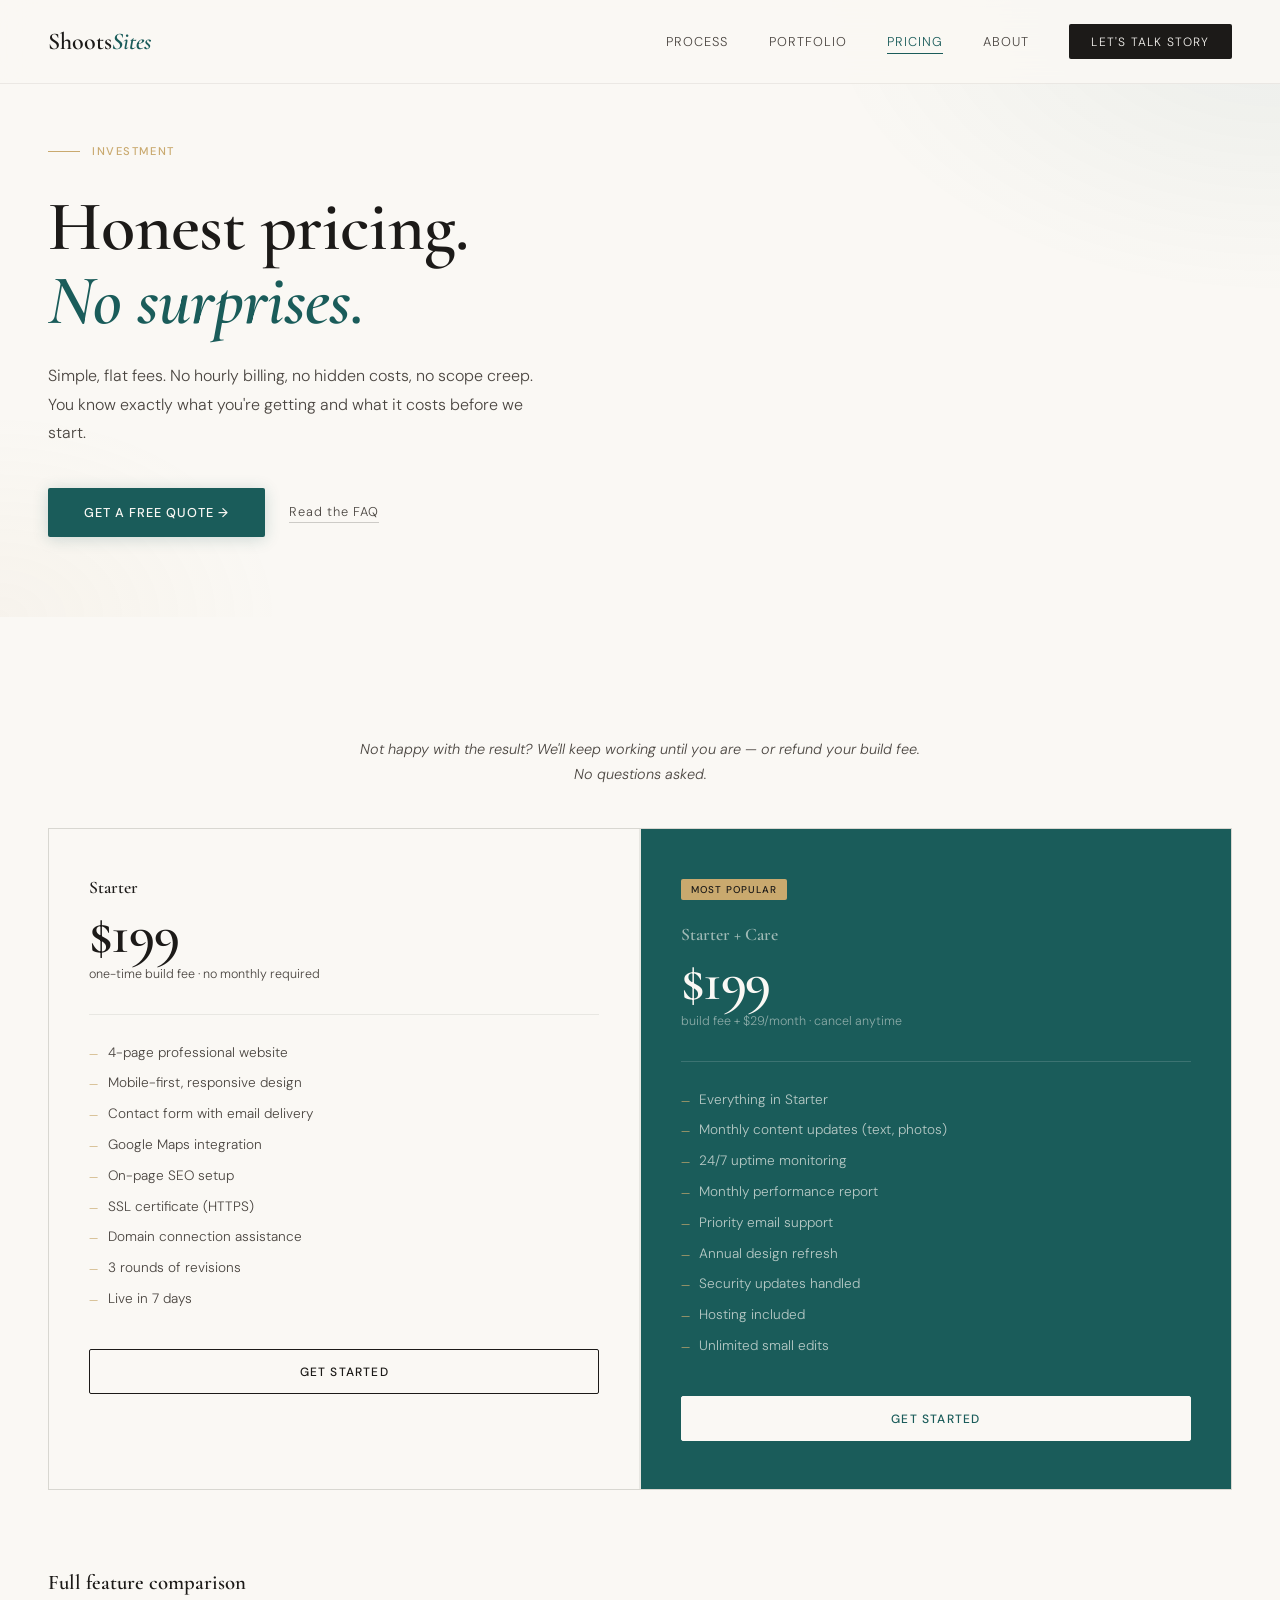
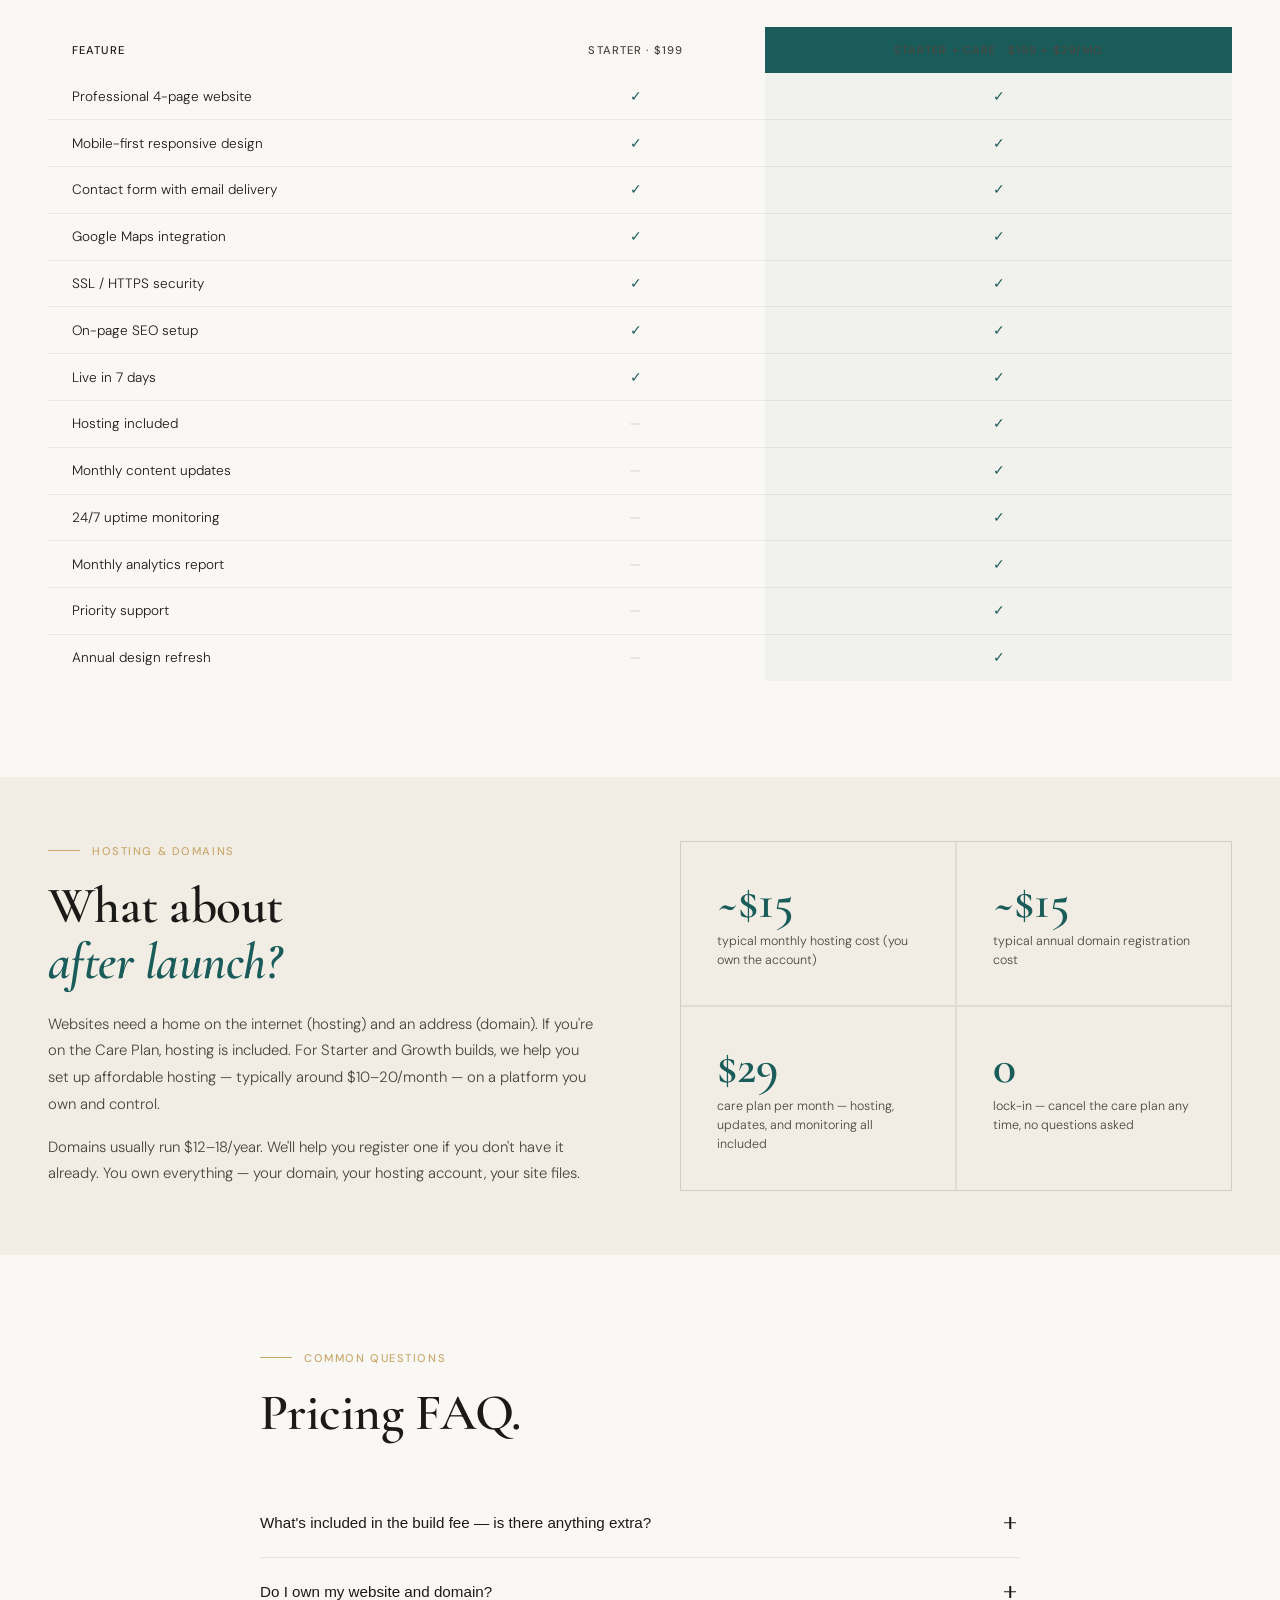
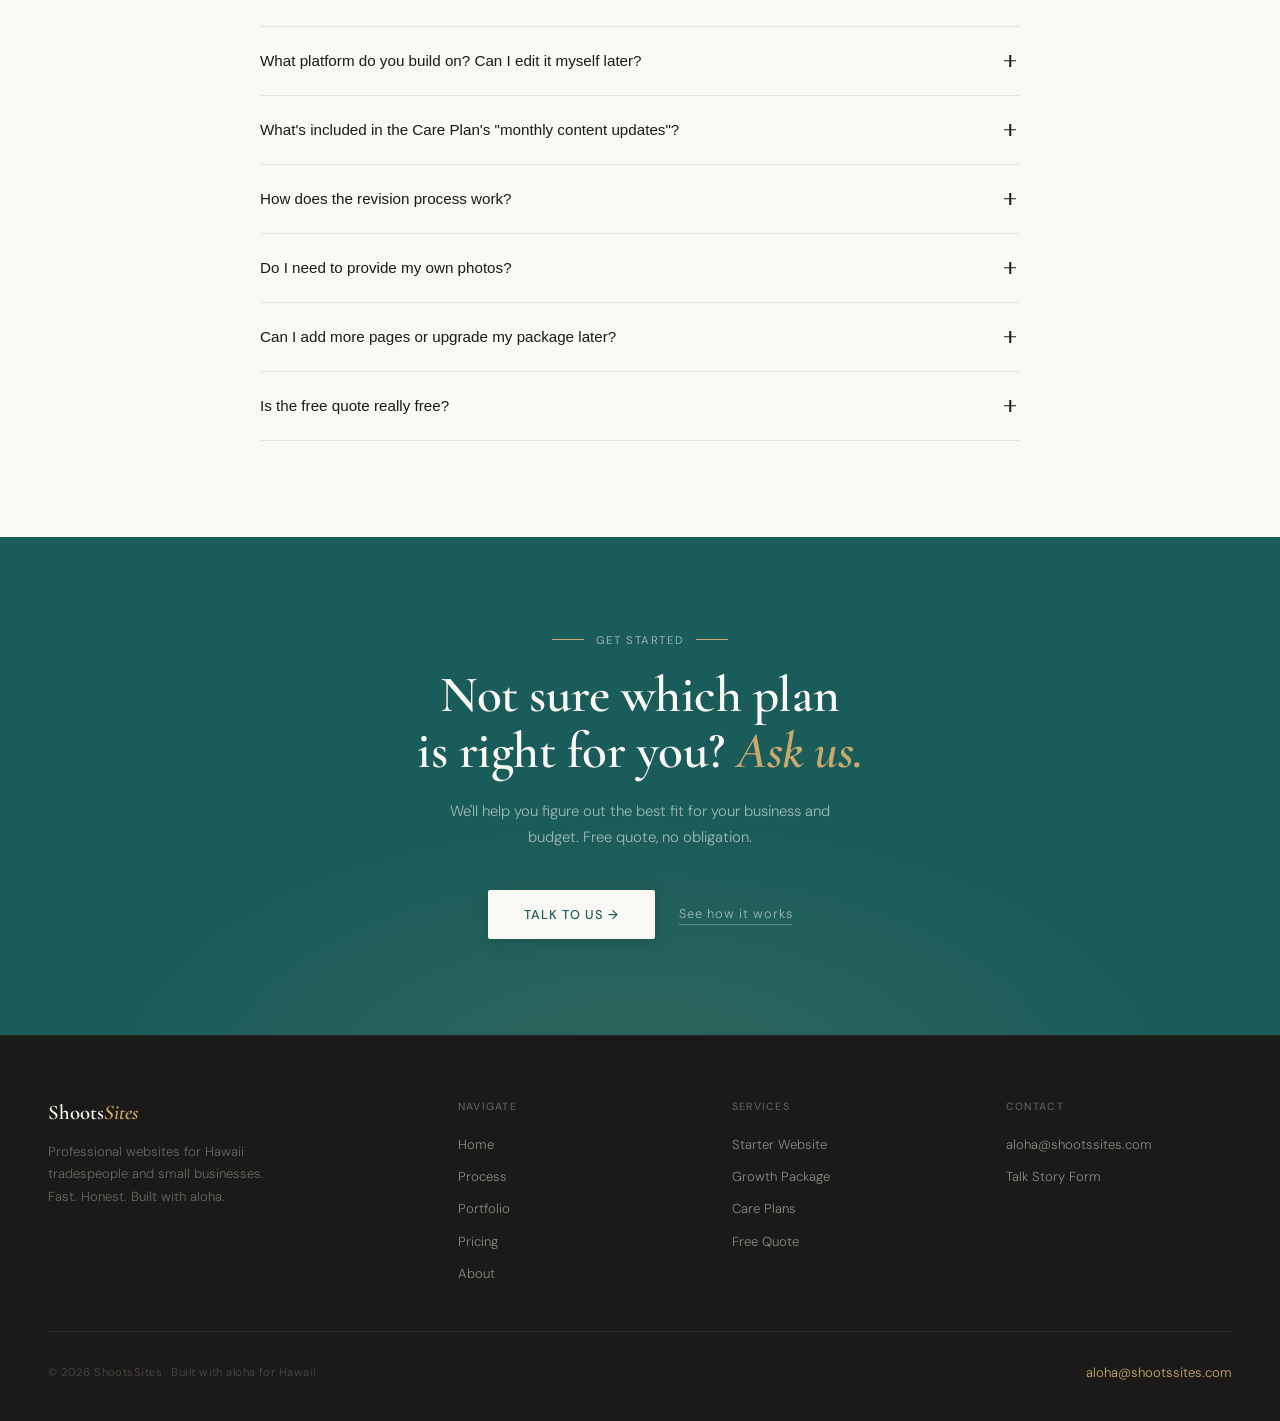
<file: pricing.html>
<!DOCTYPE html>
<html lang="en">
<head>
  <meta charset="UTF-8">
  <meta name="viewport" content="width=device-width, initial-scale=1.0">
  <title>Pricing – Hawaii Website Design Starting at $199 | ShootsSites</title>
  <meta name="description" content="ShootsSites website packages start at $199 one-time. The Starter site includes hosting, Google setup, and everything you need to get found. No hidden fees. Free quote.">
  <link rel="canonical" href="https://shootssites.com/pricing.html">
  <meta property="og:title" content="Pricing – Hawaii Website Design Starting at $199 | ShootsSites">
  <meta property="og:description" content="Transparent, honest pricing for Hawaii businesses. Starter website from $199. Optional Care Plan $29/mo. No surprises.">
  <meta property="og:url" content="https://shootssites.com/pricing.html">
  <meta property="og:type" content="website">
  <meta property="og:image" content="https://shootssites.com/og-image.jpg">
  <meta name="twitter:card" content="summary_large_image">
  <link rel="preconnect" href="https://fonts.googleapis.com">
  <link rel="preconnect" href="https://fonts.gstatic.com" crossorigin>
  <link href="https://fonts.googleapis.com/css2?family=Cormorant+Garamond:ital,wght@0,400;0,600;1,400;1,600&family=DM+Sans:wght@300;400;500&display=swap" rel="stylesheet">
  <link rel="stylesheet" href="style.css">
  <!-- Google Analytics -->
  <script async src="https://www.googletagmanager.com/gtag/js?id=G-2LKPTEM7HQ"></script>
  <script>
    window.dataLayer = window.dataLayer || [];
    function gtag(){dataLayer.push(arguments);}
    gtag('js', new Date());
    gtag('config', 'G-2LKPTEM7HQ');
  </script>
</head>
<body>

  <div id="cursor"></div>
  <div id="cursor-ring"></div>

  <nav>
    <a href="index.html" class="nav-logo">Shoots<span>Sites</span></a>
    <div class="nav-links" id="navLinks">
      <a href="process.html">Process</a>
      <a href="portfolio.html">Portfolio</a>
      <a href="pricing.html">Pricing</a>
      <a href="about.html">About</a>
      <a href="contact.html" class="nav-cta">Let's talk story</a>
    </div>
    <button class="nav-toggle" id="navToggle" aria-label="Toggle menu">
      <span></span><span></span><span></span>
    </button>
  </nav>

  <!-- ── PAGE HERO ─────────────────────────────────── -->
  <div class="page-hero">
    <div class="page-hero-bg"></div>
    <div class="page-hero-content">
      <div class="eyebrow">
        <span class="eyebrow-line"></span>
        <span class="eyebrow-text">Investment</span>
      </div>
      <h1>Honest pricing.<br><em>No surprises.</em></h1>
      <p class="page-hero-sub">Simple, flat fees. No hourly billing, no hidden costs, no scope creep. You know exactly what you're getting and what it costs before we start.</p>
      <div class="page-hero-actions">
        <a href="contact.html" class="btn-primary">Get a free quote →</a>
        <a href="#faq" class="btn-ghost">Read the FAQ</a>
      </div>
    </div>
  </div>

  <!-- ── PRICING GRID ───────────────────────────────── -->
  <section>
    <p class="pricing-guarantee">Not happy with the result? We'll keep working until you are — or refund your build fee. No questions asked.</p>
    <div class="pricing-grid" style="grid-template-columns:1fr 1fr;margin-top:2.5rem;">
      <div class="price-cell reveal">
        <h3>Starter</h3>
        <div class="price-amount">$199</div>
        <div class="price-period">one-time build fee · no monthly required</div>
        <div class="price-divider"></div>
        <ul class="price-list">
          <li>4-page professional website</li>
          <li>Mobile-first, responsive design</li>
          <li>Contact form with email delivery</li>
          <li>Google Maps integration</li>
          <li>On-page SEO setup</li>
          <li>SSL certificate (HTTPS)</li>
          <li>Domain connection assistance</li>
          <li>3 rounds of revisions</li>
          <li>Live in 7 days</li>
        </ul>
        <a href="contact.html" class="price-btn">Get started</a>
      </div>
      <div class="price-cell featured reveal">
        <div class="price-badge">Most popular</div>
        <h3>Starter + Care</h3>
        <div class="price-amount">$199</div>
        <div class="price-period">build fee + $29/month · cancel anytime</div>
        <div class="price-divider"></div>
        <ul class="price-list">
          <li>Everything in Starter</li>
          <li>Monthly content updates (text, photos)</li>
          <li>24/7 uptime monitoring</li>
          <li>Monthly performance report</li>
          <li>Priority email support</li>
          <li>Annual design refresh</li>
          <li>Security updates handled</li>
          <li>Hosting included</li>
          <li>Unlimited small edits</li>
        </ul>
        <a href="contact.html" class="price-btn">Get started</a>
      </div>
    </div>

    <!-- ── COMPARISON TABLE ──────────────────────── -->
    <div class="comparison-wrap reveal">
      <h3>Full feature comparison</h3>
      <table class="comparison-table">
        <thead>
          <tr>
            <th>Feature</th>
            <th>Starter · $199</th>
            <th class="col-featured">Starter + Care · $199 + $29/mo</th>
          </tr>
        </thead>
        <tbody>
          <tr>
            <td>Professional 4-page website</td>
            <td><span class="check">✓</span></td>
            <td class="col-featured"><span class="check">✓</span></td>
          </tr>
          <tr>
            <td>Mobile-first responsive design</td>
            <td><span class="check">✓</span></td>
            <td class="col-featured"><span class="check">✓</span></td>
          </tr>
          <tr>
            <td>Contact form with email delivery</td>
            <td><span class="check">✓</span></td>
            <td class="col-featured"><span class="check">✓</span></td>
          </tr>
          <tr>
            <td>Google Maps integration</td>
            <td><span class="check">✓</span></td>
            <td class="col-featured"><span class="check">✓</span></td>
          </tr>
          <tr>
            <td>SSL / HTTPS security</td>
            <td><span class="check">✓</span></td>
            <td class="col-featured"><span class="check">✓</span></td>
          </tr>
          <tr>
            <td>On-page SEO setup</td>
            <td><span class="check">✓</span></td>
            <td class="col-featured"><span class="check">✓</span></td>
          </tr>
          <tr>
            <td>Live in 7 days</td>
            <td><span class="check">✓</span></td>
            <td class="col-featured"><span class="check">✓</span></td>
          </tr>
          <tr>
            <td>Hosting included</td>
            <td><span class="dash">—</span></td>
            <td class="col-featured"><span class="check">✓</span></td>
          </tr>
          <tr>
            <td>Monthly content updates</td>
            <td><span class="dash">—</span></td>
            <td class="col-featured"><span class="check">✓</span></td>
          </tr>
          <tr>
            <td>24/7 uptime monitoring</td>
            <td><span class="dash">—</span></td>
            <td class="col-featured"><span class="check">✓</span></td>
          </tr>
          <tr>
            <td>Monthly analytics report</td>
            <td><span class="dash">—</span></td>
            <td class="col-featured"><span class="check">✓</span></td>
          </tr>
          <tr>
            <td>Priority support</td>
            <td><span class="dash">—</span></td>
            <td class="col-featured"><span class="check">✓</span></td>
          </tr>
          <tr>
            <td>Annual design refresh</td>
            <td><span class="dash">—</span></td>
            <td class="col-featured"><span class="check">✓</span></td>
          </tr>
        </tbody>
      </table>
    </div>
  </section>

  <!-- ── HOSTING NOTE ──────────────────────────────── -->
  <section style="background:var(--foam-warm);padding:4rem 3rem;">
    <div style="display:grid;grid-template-columns:1fr 1fr;gap:5rem;align-items:center;">
      <div class="reveal">
        <div class="sec-eyebrow">
          <span class="eyebrow-line"></span>
          <span class="eyebrow-text">Hosting & domains</span>
        </div>
        <h2>What about<br><em>after launch?</em></h2>
        <p style="color:var(--basalt-soft);line-height:1.8;margin-top:1.25rem;font-size:0.93rem;">Websites need a home on the internet (hosting) and an address (domain). If you're on the Care Plan, hosting is included. For Starter and Growth builds, we help you set up affordable hosting — typically around $10–20/month — on a platform you own and control.</p>
        <p style="color:var(--basalt-soft);line-height:1.8;margin-top:1rem;font-size:0.93rem;">Domains usually run $12–18/year. We'll help you register one if you don't have it already. You own everything — your domain, your hosting account, your site files.</p>
      </div>
      <div class="stat-grid reveal">
        <div class="stat-cell">
          <div class="stat-num">~$15</div>
          <div class="stat-label">typical monthly hosting cost (you own the account)</div>
        </div>
        <div class="stat-cell">
          <div class="stat-num">~$15</div>
          <div class="stat-label">typical annual domain registration cost</div>
        </div>
        <div class="stat-cell">
          <div class="stat-num">$29</div>
          <div class="stat-label">care plan per month — hosting, updates, and monitoring all included</div>
        </div>
        <div class="stat-cell">
          <div class="stat-num">0</div>
          <div class="stat-label">lock-in — cancel the care plan any time, no questions asked</div>
        </div>
      </div>
    </div>
  </section>

  <!-- ── FAQ ───────────────────────────────────────── -->
  <section id="faq">
    <div style="max-width:760px;margin:0 auto;">
      <div class="sec-eyebrow reveal">
        <span class="eyebrow-line"></span>
        <span class="eyebrow-text">Common questions</span>
      </div>
      <h2 class="reveal">Pricing FAQ.</h2>

      <div class="faq-list reveal">

        <div class="faq-item">
          <button class="faq-q">
            What's included in the build fee — is there anything extra?
            <span class="faq-icon"></span>
          </button>
          <div class="faq-a">
            <p>The build fee covers design, development, copywriting assistance, contact form setup, basic SEO, and launch support. The only things not included are your domain name (typically ~$15/year, registered in your name) and hosting (typically ~$15/month, or included in the Care Plan). We'll walk you through both.</p>
          </div>
        </div>

        <div class="faq-item">
          <button class="faq-q">
            Do I own my website and domain?
            <span class="faq-icon"></span>
          </button>
          <div class="faq-a">
            <p>Yes, completely. Your domain is registered in your name and your site files belong to you. If you ever want to move your site to a different developer or host, you can. We don't hold anything hostage. We believe in earning your business by being genuinely useful.</p>
          </div>
        </div>

        <div class="faq-item">
          <button class="faq-q">
            What platform do you build on? Can I edit it myself later?
            <span class="faq-icon"></span>
          </button>
          <div class="faq-a">
            <p>We build on clean, fast HTML/CSS for most Starter sites, or platforms like WordPress / Webflow for Growth sites that need a content management system. If you want to update your own text or photos without calling us, we can set you up with an easy-to-use CMS. Just let us know during our initial call.</p>
          </div>
        </div>

        <div class="faq-item">
          <button class="faq-q">
            What's included in the Care Plan's "monthly content updates"?
            <span class="faq-icon"></span>
          </button>
          <div class="faq-a">
            <p>Each month you can send us text changes, new photos, updated service lists, pricing changes, new hours — anything that would normally require you to dig into the site. We make the update within 2 business days. Larger structural changes (adding new pages, redesigns) are scoped separately.</p>
          </div>
        </div>

        <div class="faq-item">
          <button class="faq-q">
            How does the revision process work?
            <span class="faq-icon"></span>
          </button>
          <div class="faq-a">
            <p>After we build your initial site, we'll share a preview link. You review it and send us your feedback — as detailed or as high-level as you want. We revise and send another preview. For Starter, you get 3 full rounds of revisions. In practice, most sites are finalized in 1–2 rounds. We're happy until you're happy.</p>
          </div>
        </div>

        <div class="faq-item">
          <button class="faq-q">
            Do I need to provide my own photos?
            <span class="faq-icon"></span>
          </button>
          <div class="faq-a">
            <p>It's always better to use real photos of your work — it builds trust and looks more authentic. But if you don't have any yet, we'll source high-quality licensed images that fit your trade and location. As you build up your own photo library, we can swap them in easily.</p>
          </div>
        </div>

        <div class="faq-item">
          <button class="faq-q">
            Can I add more pages or upgrade my package later?
            <span class="faq-icon"></span>
          </button>
          <div class="faq-a">
            <p>Absolutely. If you start with Starter and later want to add a gallery or a Google Business Profile setup, we can scope that as an add-on. You're not locked into what you start with. Many clients grow their sites over time as their business grows.</p>
          </div>
        </div>

        <div class="faq-item">
          <button class="faq-q">
            Is the free quote really free?
            <span class="faq-icon"></span>
          </button>
          <div class="faq-a">
            <p>Yes. No credit card, no obligation, no pressure. We have a 20-minute call, you tell us about your business, and we send you a clear breakdown of what we'd build and what it costs. If it's not the right fit, no hard feelings.</p>
          </div>
        </div>

      </div>
    </div>
  </section>

  <!-- ── CTA BAND ──────────────────────────────────── -->
  <div class="cta-band">
    <div class="sec-eyebrow reveal" style="justify-content:center">
      <span class="eyebrow-line"></span>
      <span class="eyebrow-text" style="color:rgba(250,248,244,0.5)">Get started</span>
      <span class="eyebrow-line"></span>
    </div>
    <h2 class="reveal">Not sure which plan<br>is right for you? <em>Ask us.</em></h2>
    <p class="reveal">We'll help you figure out the best fit for your business and budget. Free quote, no obligation.</p>
    <div class="cta-actions reveal">
      <a href="contact.html" class="btn-primary">Talk to us →</a>
      <a href="process.html" class="btn-ghost">See how it works</a>
    </div>
  </div>

  <!-- ── FOOTER ────────────────────────────────────── -->
  <footer>
    <div class="footer-top">
      <div class="footer-brand">
        <a href="index.html" class="footer-logo">Shoots<span>Sites</span></a>
        <p>Professional websites for Hawaii tradespeople and small businesses. Fast. Honest. Built with aloha.</p>
      </div>
      <div class="footer-col">
        <h4>Navigate</h4>
        <ul>
          <li><a href="index.html">Home</a></li>
          <li><a href="process.html">Process</a></li>
          <li><a href="portfolio.html">Portfolio</a></li>
          <li><a href="pricing.html">Pricing</a></li>
          <li><a href="about.html">About</a></li>
        </ul>
      </div>
      <div class="footer-col">
        <h4>Services</h4>
        <ul>
          <li><a href="pricing.html">Starter Website</a></li>
          <li><a href="pricing.html">Growth Package</a></li>
          <li><a href="pricing.html">Care Plans</a></li>
          <li><a href="contact.html">Free Quote</a></li>
        </ul>
      </div>
      <div class="footer-col">
        <h4>Contact</h4>
        <ul>
          <li><a href="mailto:aloha@shootssites.com">aloha@shootssites.com</a></li>
          <li><a href="contact.html">Talk Story Form</a></li>
        </ul>
      </div>
    </div>
    <div class="footer-bottom">
      <p class="footer-copy">© 2026 ShootsSites · Built with aloha for Hawaii</p>
      <a href="mailto:aloha@shootssites.com" class="footer-email">aloha@shootssites.com</a>
    </div>
  </footer>

  <script src="main.js"></script>
</body>
</html>
</file>
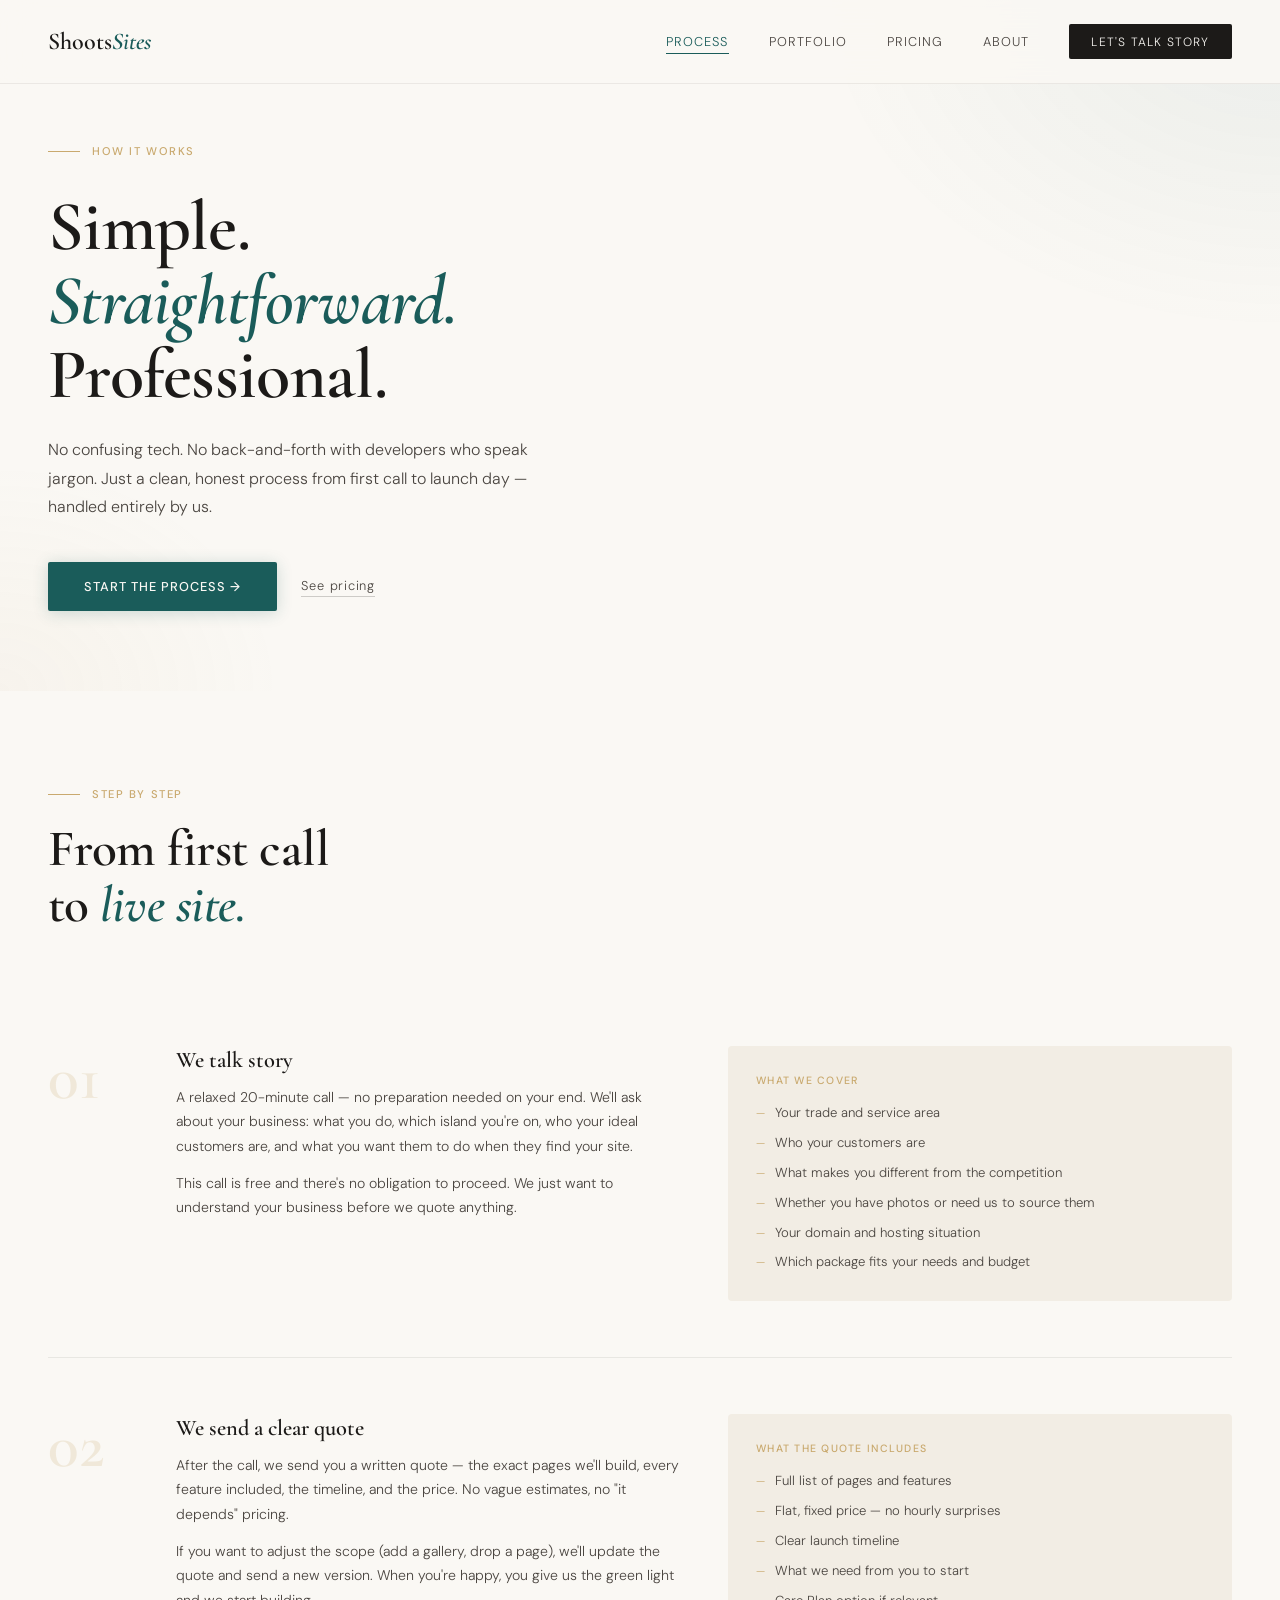
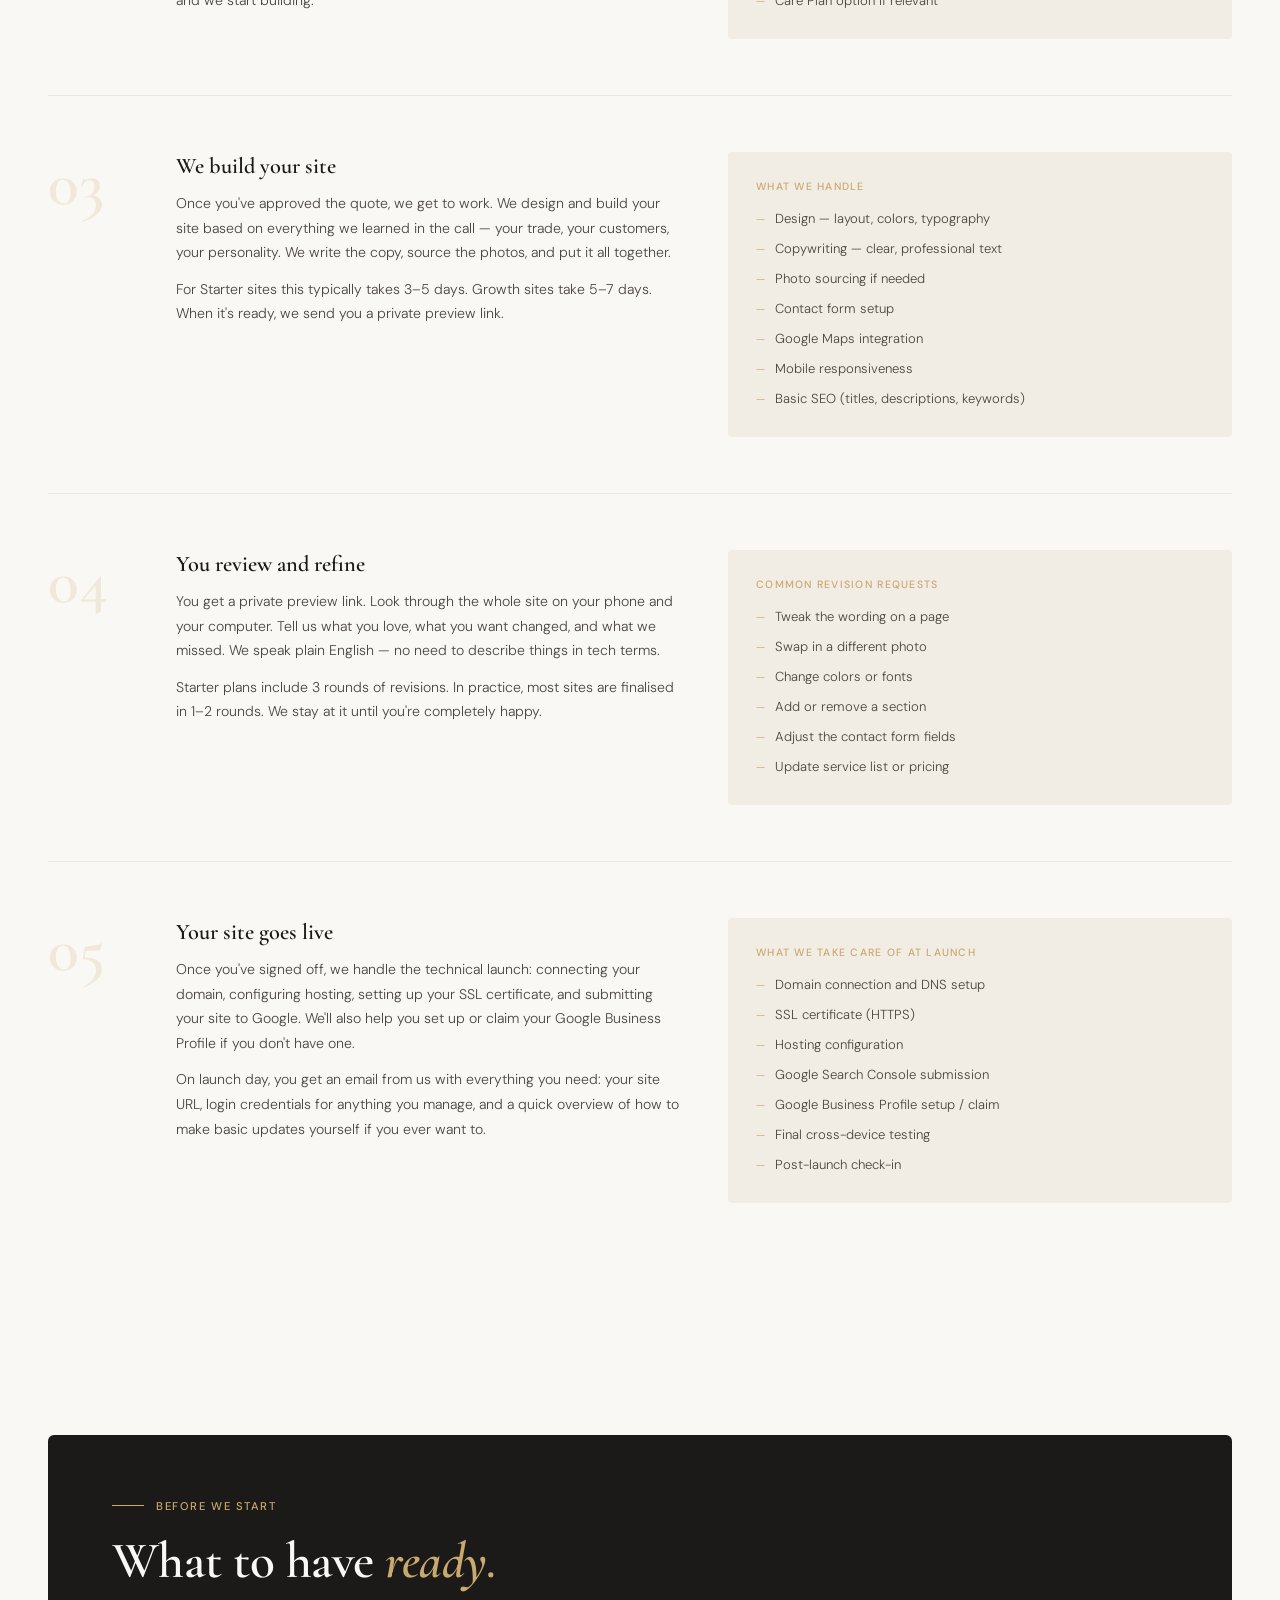
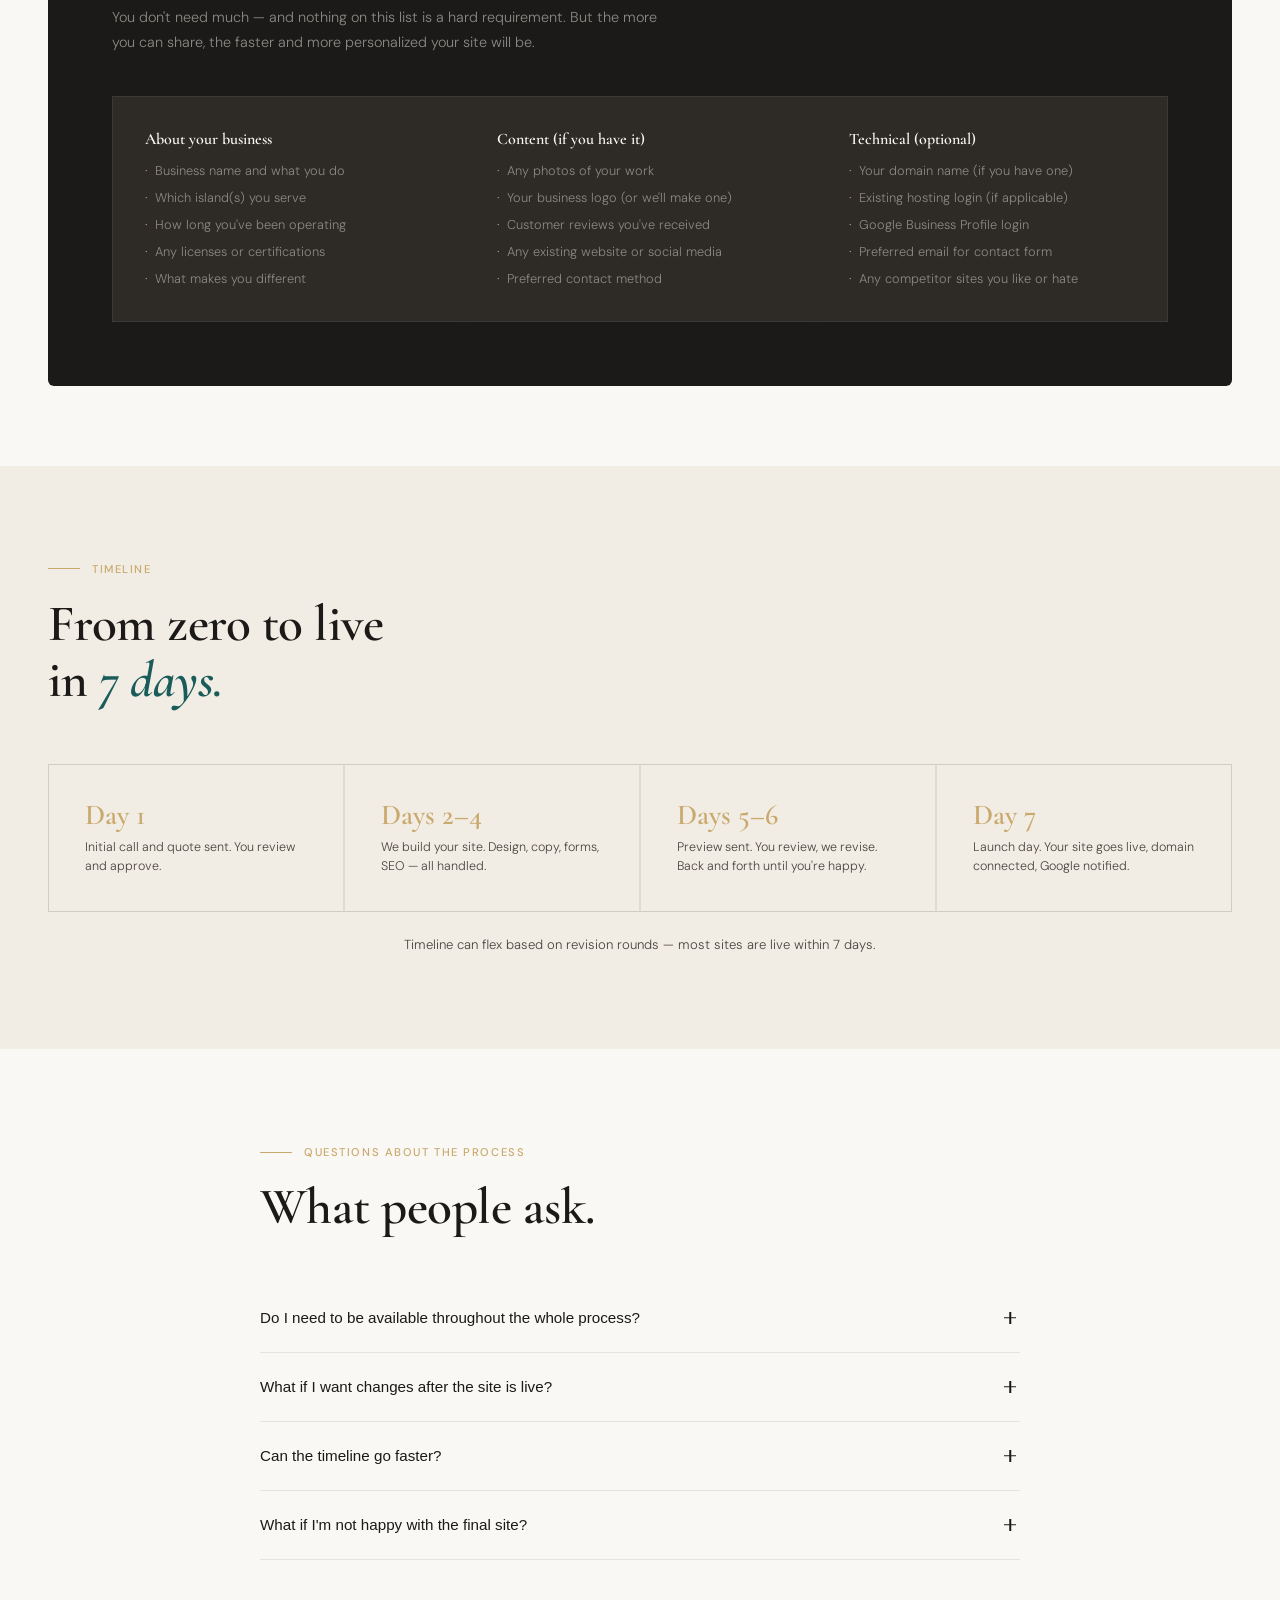
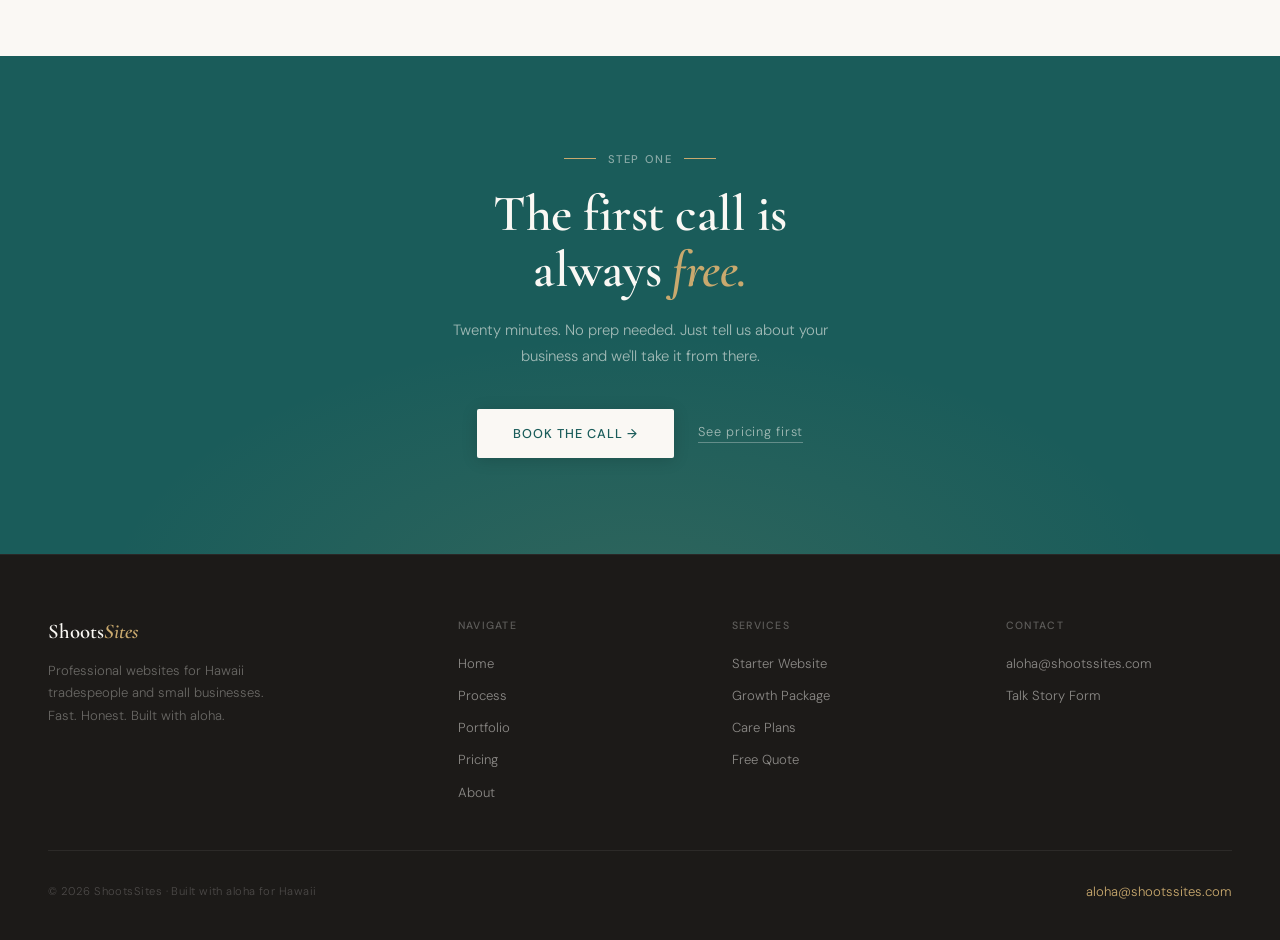
<file: process.html>
<!DOCTYPE html>
<html lang="en">
<head>
  <meta charset="UTF-8">
  <meta name="viewport" content="width=device-width, initial-scale=1.0">
  <title>How It Works – ShootsSites Website Process</title>
  <meta name="description" content="See exactly how ShootsSites builds your website in as little as 7 days. A simple 5-step process designed for Hawaii tradespeople with no tech experience needed.">
  <link rel="canonical" href="https://shootssites.com/process.html">
  <meta property="og:title" content="How It Works – ShootsSites Website Process">
  <meta property="og:description" content="From first call to live site in as little as 7 days. No tech knowledge needed. Here's exactly how we work.">
  <meta property="og:url" content="https://shootssites.com/process.html">
  <meta property="og:type" content="website">
  <meta property="og:image" content="https://shootssites.com/og-image.jpg">
  <meta name="twitter:card" content="summary_large_image">
  <link rel="preconnect" href="https://fonts.googleapis.com">
  <link rel="preconnect" href="https://fonts.gstatic.com" crossorigin>
  <link href="https://fonts.googleapis.com/css2?family=Cormorant+Garamond:ital,wght@0,400;0,600;1,400;1,600&family=DM+Sans:wght@300;400;500&display=swap" rel="stylesheet">
  <link rel="stylesheet" href="style.css">
  <!-- Google Analytics -->
  <script async src="https://www.googletagmanager.com/gtag/js?id=G-2LKPTEM7HQ"></script>
  <script>
    window.dataLayer = window.dataLayer || [];
    function gtag(){dataLayer.push(arguments);}
    gtag('js', new Date());
    gtag('config', 'G-2LKPTEM7HQ');
  </script>
</head>
<body>

  <div id="cursor"></div>
  <div id="cursor-ring"></div>

  <nav>
    <a href="index.html" class="nav-logo">Shoots<span>Sites</span></a>
    <div class="nav-links" id="navLinks">
      <a href="process.html">Process</a>
      <a href="portfolio.html">Portfolio</a>
      <a href="pricing.html">Pricing</a>
      <a href="about.html">About</a>
      <a href="contact.html" class="nav-cta">Let's talk story</a>
    </div>
    <button class="nav-toggle" id="navToggle" aria-label="Toggle menu">
      <span></span><span></span><span></span>
    </button>
  </nav>

  <!-- ── PAGE HERO ─────────────────────────────────── -->
  <div class="page-hero">
    <div class="page-hero-bg"></div>
    <div class="page-hero-content">
      <div class="eyebrow">
        <span class="eyebrow-line"></span>
        <span class="eyebrow-text">How it works</span>
      </div>
      <h1>Simple.<br><em>Straightforward.</em><br>Professional.</h1>
      <p class="page-hero-sub">No confusing tech. No back-and-forth with developers who speak jargon. Just a clean, honest process from first call to launch day — handled entirely by us.</p>
      <div class="page-hero-actions">
        <a href="contact.html" class="btn-primary">Start the process →</a>
        <a href="pricing.html" class="btn-ghost">See pricing</a>
      </div>
    </div>
  </div>

  <!-- ── FULL PROCESS STEPS ────────────────────────── -->
  <section>
    <div class="sec-eyebrow reveal">
      <span class="eyebrow-line"></span>
      <span class="eyebrow-text">Step by step</span>
    </div>
    <h2 class="reveal">From first call<br>to <em>live site.</em></h2>

    <div class="process-full" style="margin-top:3.5rem;">

      <div class="process-step-full reveal">
        <div class="process-step-num">01</div>
        <div class="process-step-main">
          <h3>We talk story</h3>
          <p>A relaxed 20-minute call — no preparation needed on your end. We'll ask about your business: what you do, which island you're on, who your ideal customers are, and what you want them to do when they find your site.</p>
          <p style="margin-top:0.75rem;">This call is free and there's no obligation to proceed. We just want to understand your business before we quote anything.</p>
        </div>
        <div class="process-step-detail">
          <h4>What we cover</h4>
          <ul>
            <li>Your trade and service area</li>
            <li>Who your customers are</li>
            <li>What makes you different from the competition</li>
            <li>Whether you have photos or need us to source them</li>
            <li>Your domain and hosting situation</li>
            <li>Which package fits your needs and budget</li>
          </ul>
        </div>
      </div>

      <div class="process-step-full reveal">
        <div class="process-step-num">02</div>
        <div class="process-step-main">
          <h3>We send a clear quote</h3>
          <p>After the call, we send you a written quote — the exact pages we'll build, every feature included, the timeline, and the price. No vague estimates, no "it depends" pricing.</p>
          <p style="margin-top:0.75rem;">If you want to adjust the scope (add a gallery, drop a page), we'll update the quote and send a new version. When you're happy, you give us the green light and we start building.</p>
        </div>
        <div class="process-step-detail">
          <h4>What the quote includes</h4>
          <ul>
            <li>Full list of pages and features</li>
            <li>Flat, fixed price — no hourly surprises</li>
            <li>Clear launch timeline</li>
            <li>What we need from you to start</li>
            <li>Care Plan option if relevant</li>
          </ul>
        </div>
      </div>

      <div class="process-step-full reveal">
        <div class="process-step-num">03</div>
        <div class="process-step-main">
          <h3>We build your site</h3>
          <p>Once you've approved the quote, we get to work. We design and build your site based on everything we learned in the call — your trade, your customers, your personality. We write the copy, source the photos, and put it all together.</p>
          <p style="margin-top:0.75rem;">For Starter sites this typically takes 3–5 days. Growth sites take 5–7 days. When it's ready, we send you a private preview link.</p>
        </div>
        <div class="process-step-detail">
          <h4>What we handle</h4>
          <ul>
            <li>Design — layout, colors, typography</li>
            <li>Copywriting — clear, professional text</li>
            <li>Photo sourcing if needed</li>
            <li>Contact form setup</li>
            <li>Google Maps integration</li>
            <li>Mobile responsiveness</li>
            <li>Basic SEO (titles, descriptions, keywords)</li>
          </ul>
        </div>
      </div>

      <div class="process-step-full reveal">
        <div class="process-step-num">04</div>
        <div class="process-step-main">
          <h3>You review and refine</h3>
          <p>You get a private preview link. Look through the whole site on your phone and your computer. Tell us what you love, what you want changed, and what we missed. We speak plain English — no need to describe things in tech terms.</p>
          <p style="margin-top:0.75rem;">Starter plans include 3 rounds of revisions. In practice, most sites are finalised in 1–2 rounds. We stay at it until you're completely happy.</p>
        </div>
        <div class="process-step-detail">
          <h4>Common revision requests</h4>
          <ul>
            <li>Tweak the wording on a page</li>
            <li>Swap in a different photo</li>
            <li>Change colors or fonts</li>
            <li>Add or remove a section</li>
            <li>Adjust the contact form fields</li>
            <li>Update service list or pricing</li>
          </ul>
        </div>
      </div>

      <div class="process-step-full reveal">
        <div class="process-step-num">05</div>
        <div class="process-step-main">
          <h3>Your site goes live</h3>
          <p>Once you've signed off, we handle the technical launch: connecting your domain, configuring hosting, setting up your SSL certificate, and submitting your site to Google. We'll also help you set up or claim your Google Business Profile if you don't have one.</p>
          <p style="margin-top:0.75rem;">On launch day, you get an email from us with everything you need: your site URL, login credentials for anything you manage, and a quick overview of how to make basic updates yourself if you ever want to.</p>
        </div>
        <div class="process-step-detail">
          <h4>What we take care of at launch</h4>
          <ul>
            <li>Domain connection and DNS setup</li>
            <li>SSL certificate (HTTPS)</li>
            <li>Hosting configuration</li>
            <li>Google Search Console submission</li>
            <li>Google Business Profile setup / claim</li>
            <li>Final cross-device testing</li>
            <li>Post-launch check-in</li>
          </ul>
        </div>
      </div>

    </div>
  </section>

  <!-- ── WHAT TO PREPARE ───────────────────────────── -->
  <section style="padding:5rem 3rem;">
    <div class="prep-wrap reveal">
      <div class="sec-eyebrow">
        <span class="eyebrow-line"></span>
        <span class="eyebrow-text" style="color:var(--sand)">Before we start</span>
      </div>
      <h2>What to have <em>ready.</em></h2>
      <p>You don't need much — and nothing on this list is a hard requirement. But the more you can share, the faster and more personalized your site will be.</p>
      <div class="prep-grid">
        <div class="prep-cell">
          <h4>About your business</h4>
          <ul>
            <li>Business name and what you do</li>
            <li>Which island(s) you serve</li>
            <li>How long you've been operating</li>
            <li>Any licenses or certifications</li>
            <li>What makes you different</li>
          </ul>
        </div>
        <div class="prep-cell">
          <h4>Content (if you have it)</h4>
          <ul>
            <li>Any photos of your work</li>
            <li>Your business logo (or we'll make one)</li>
            <li>Customer reviews you've received</li>
            <li>Any existing website or social media</li>
            <li>Preferred contact method</li>
          </ul>
        </div>
        <div class="prep-cell">
          <h4>Technical (optional)</h4>
          <ul>
            <li>Your domain name (if you have one)</li>
            <li>Existing hosting login (if applicable)</li>
            <li>Google Business Profile login</li>
            <li>Preferred email for contact form</li>
            <li>Any competitor sites you like or hate</li>
          </ul>
        </div>
      </div>
    </div>
  </section>

  <!-- ── TIMELINE ──────────────────────────────────── -->
  <section style="background:var(--foam-warm);">
    <div class="sec-eyebrow reveal">
      <span class="eyebrow-line"></span>
      <span class="eyebrow-text">Timeline</span>
    </div>
    <h2 class="reveal">From zero to live<br>in <em>7 days.</em></h2>
    <div class="timeline-grid" style="margin-top:3.5rem;background:rgba(28,26,24,0.08);border:1.5px solid rgba(28,26,24,0.08);">
      <div class="stat-cell reveal">
        <div class="stat-num" style="font-size:1.8rem;color:var(--sand);">Day 1</div>
        <div class="stat-label" style="margin-top:0.5rem;">Initial call and quote sent. You review and approve.</div>
      </div>
      <div class="stat-cell reveal">
        <div class="stat-num" style="font-size:1.8rem;color:var(--sand);">Days 2–4</div>
        <div class="stat-label" style="margin-top:0.5rem;">We build your site. Design, copy, forms, SEO — all handled.</div>
      </div>
      <div class="stat-cell reveal">
        <div class="stat-num" style="font-size:1.8rem;color:var(--sand);">Days 5–6</div>
        <div class="stat-label" style="margin-top:0.5rem;">Preview sent. You review, we revise. Back and forth until you're happy.</div>
      </div>
      <div class="stat-cell reveal">
        <div class="stat-num" style="font-size:1.8rem;color:var(--sand);">Day 7</div>
        <div class="stat-label" style="margin-top:0.5rem;">Launch day. Your site goes live, domain connected, Google notified.</div>
      </div>
    </div>
    <p style="font-size:0.82rem;color:var(--basalt-soft);margin-top:1.5rem;text-align:center;">Timeline can flex based on revision rounds — most sites are live within 7 days.</p>
  </section>

  <!-- ── FAQ ───────────────────────────────────────── -->
  <section>
    <div style="max-width:760px;margin:0 auto;">
      <div class="sec-eyebrow reveal">
        <span class="eyebrow-line"></span>
        <span class="eyebrow-text">Questions about the process</span>
      </div>
      <h2 class="reveal">What people ask.</h2>

      <div class="faq-list reveal">

        <div class="faq-item">
          <button class="faq-q">
            Do I need to be available throughout the whole process?
            <span class="faq-icon"></span>
          </button>
          <div class="faq-a">
            <p>Not much. The call at the start takes 20 minutes. After that, the main thing we need is your feedback when we send the preview — which takes as long as it takes to look through your site and write a few notes. We do the heavy lifting. You just review and tell us what to change.</p>
          </div>
        </div>

        <div class="faq-item">
          <button class="faq-q">
            What if I want changes after the site is live?
            <span class="faq-icon"></span>
          </button>
          <div class="faq-a">
            <p>On the Care Plan, changes are included — just email us. On a one-time build, small updates (fixing a typo, changing a phone number) are usually free. Larger changes like adding a new page or a new section are scoped and priced as a small add-on job.</p>
          </div>
        </div>

        <div class="faq-item">
          <button class="faq-q">
            Can the timeline go faster?
            <span class="faq-icon"></span>
          </button>
          <div class="faq-a">
            <p>Sometimes. If you're responsive during revisions and everything clicks on the first preview, we've launched in 4–5 days. If you have a hard deadline (opening day, event, etc.), let us know upfront and we'll do our best to accommodate it.</p>
          </div>
        </div>

        <div class="faq-item">
          <button class="faq-q">
            What if I'm not happy with the final site?
            <span class="faq-icon"></span>
          </button>
          <div class="faq-a">
            <p>We don't launch until you're happy — full stop. The revision rounds exist specifically to make sure the final product reflects your business accurately. If after all revisions something still isn't right, we'll figure it out. We're not in the business of handing over something you're not proud of.</p>
          </div>
        </div>

      </div>
    </div>
  </section>

  <!-- ── CTA BAND ──────────────────────────────────── -->
  <div class="cta-band">
    <div class="sec-eyebrow reveal" style="justify-content:center">
      <span class="eyebrow-line"></span>
      <span class="eyebrow-text" style="color:rgba(250,248,244,0.5)">Step one</span>
      <span class="eyebrow-line"></span>
    </div>
    <h2 class="reveal">The first call is<br>always <em>free.</em></h2>
    <p class="reveal">Twenty minutes. No prep needed. Just tell us about your business and we'll take it from there.</p>
    <div class="cta-actions reveal">
      <a href="contact.html" class="btn-primary">Book the call →</a>
      <a href="pricing.html" class="btn-ghost">See pricing first</a>
    </div>
  </div>

  <!-- ── FOOTER ────────────────────────────────────── -->
  <footer>
    <div class="footer-top">
      <div class="footer-brand">
        <a href="index.html" class="footer-logo">Shoots<span>Sites</span></a>
        <p>Professional websites for Hawaii tradespeople and small businesses. Fast. Honest. Built with aloha.</p>
      </div>
      <div class="footer-col">
        <h4>Navigate</h4>
        <ul>
          <li><a href="index.html">Home</a></li>
          <li><a href="process.html">Process</a></li>
          <li><a href="portfolio.html">Portfolio</a></li>
          <li><a href="pricing.html">Pricing</a></li>
          <li><a href="about.html">About</a></li>
        </ul>
      </div>
      <div class="footer-col">
        <h4>Services</h4>
        <ul>
          <li><a href="pricing.html">Starter Website</a></li>
          <li><a href="pricing.html">Growth Package</a></li>
          <li><a href="pricing.html">Care Plans</a></li>
          <li><a href="contact.html">Free Quote</a></li>
        </ul>
      </div>
      <div class="footer-col">
        <h4>Contact</h4>
        <ul>
          <li><a href="mailto:aloha@shootssites.com">aloha@shootssites.com</a></li>
          <li><a href="contact.html">Talk Story Form</a></li>
        </ul>
      </div>
    </div>
    <div class="footer-bottom">
      <p class="footer-copy">© 2026 ShootsSites · Built with aloha for Hawaii</p>
      <a href="mailto:aloha@shootssites.com" class="footer-email">aloha@shootssites.com</a>
    </div>
  </footer>

  <script src="main.js"></script>
</body>
</html>
</file>
<file: style.css>
/* ─────────────────────────────────────────────
   ShootsSites — Global Stylesheet
   ───────────────────────────────────────────── */

*, *::before, *::after { box-sizing: border-box; margin: 0; padding: 0; }

:root {
  --basalt:      #1c1a18;
  --basalt-mid:  #2e2b27;
  --basalt-soft: #4a4540;
  --foam:        #faf8f4;
  --foam-warm:   #f2ede4;
  --foam-deep:   #e8dfd0;
  --teal-deep:   #1a5c5a;
  --teal-mid:    #2a8a85;
  --teal-light:  #e0f0ef;
  --sand:        #c9a96e;
  --sand-light:  #f5ead8;
  --lava:        #b84a2e;
  --white:       #ffffff;
  --max-w:       1200px;
}

html { scroll-behavior: smooth; }

body {
  font-family: 'DM Sans', sans-serif;
  font-weight: 300;
  background: var(--foam);
  color: var(--basalt);
  overflow-x: hidden;
}


/* ── NAV ─────────────────────────────────────── */
nav {
  position: fixed; top: 0; left: 0; right: 0; z-index: 100;
  display: flex; align-items: center; justify-content: space-between;
  padding: 1.5rem 3rem;
  background: rgba(250,248,244,0.92);
  backdrop-filter: blur(16px);
  -webkit-backdrop-filter: blur(16px);
  border-bottom: 1px solid rgba(28,26,24,0.07);
  transition: padding 0.3s;
}

.nav-logo {
  font-family: 'Cormorant Garamond', serif;
  font-weight: 600; font-size: 1.5rem;
  color: var(--basalt); text-decoration: none;
  flex-shrink: 0;
}
.nav-logo span { color: var(--teal-deep); font-style: italic; }

.nav-links { display: flex; align-items: center; gap: 2.5rem; }
.nav-links a {
  text-decoration: none; color: var(--basalt-soft);
  font-size: 0.8rem; letter-spacing: 0.08em; text-transform: uppercase;
  transition: color 0.2s; position: relative;
}
.nav-links a::after {
  content: ''; position: absolute; bottom: -4px; left: 0; right: 0;
  height: 1px; background: var(--teal-deep);
  transform: scaleX(0); transition: transform 0.2s; transform-origin: left;
}
.nav-links a:hover { color: var(--teal-deep); }
.nav-links a:hover::after { transform: scaleX(1); }
.nav-links a.active { color: var(--teal-deep); }
.nav-links a.active::after { transform: scaleX(1); }

.nav-cta {
  background: var(--basalt) !important; color: var(--foam) !important;
  padding: 0.6rem 1.4rem !important; border-radius: 2px !important;
  font-size: 0.75rem !important; letter-spacing: 0.1em !important;
  text-transform: uppercase !important; transition: background 0.2s !important;
}
.nav-cta::after { display: none !important; }
.nav-cta:hover { background: var(--teal-deep) !important; color: var(--foam) !important; }
.nav-cta.active { background: var(--basalt) !important; }

.nav-toggle {
  display: none; flex-direction: column; gap: 5px;
  background: none; border: none; padding: 0.4rem;
  z-index: 101; position: relative;
}
.nav-toggle span {
  display: block; width: 22px; height: 1.5px;
  background: var(--basalt); transition: all 0.3s;
}
.nav-toggle.open span:nth-child(1) { transform: translateY(6.5px) rotate(45deg); }
.nav-toggle.open span:nth-child(2) { opacity: 0; }
.nav-toggle.open span:nth-child(3) { transform: translateY(-6.5px) rotate(-45deg); }

/* ── TYPOGRAPHY ──────────────────────────────── */
h1 {
  font-family: 'Cormorant Garamond', serif;
  font-weight: 600;
  font-size: clamp(3rem, 5.5vw, 4.8rem);
  line-height: 1.05; letter-spacing: -0.01em; color: var(--basalt);
}
h1 em { font-style: italic; color: var(--teal-deep); }

h2 {
  font-family: 'Cormorant Garamond', serif;
  font-weight: 600; font-size: clamp(2.2rem, 4vw, 3.2rem);
  line-height: 1.1; letter-spacing: -0.01em; color: var(--basalt);
}
h2 em { font-style: italic; color: var(--teal-deep); }

h3 {
  font-family: 'Cormorant Garamond', serif;
  font-weight: 600;
}

/* ── EYEBROW ─────────────────────────────────── */
.eyebrow {
  display: flex; align-items: center; gap: 0.75rem; margin-bottom: 2rem;
}
.eyebrow-line { width: 32px; height: 1px; background: var(--sand); flex-shrink: 0; }
.eyebrow-text {
  font-size: 0.7rem; letter-spacing: 0.14em; text-transform: uppercase;
  color: var(--sand); font-weight: 500;
}
.sec-eyebrow { display: flex; align-items: center; gap: 0.75rem; margin-bottom: 1.25rem; }

/* ── BUTTONS ─────────────────────────────────── */
.btn-primary {
  background: var(--teal-deep); color: var(--foam);
  text-decoration: none; padding: 1rem 2.25rem; border-radius: 2px;
  font-size: 0.8rem; font-weight: 500; letter-spacing: 0.08em; text-transform: uppercase;
  transition: background 0.25s, transform 0.2s, box-shadow 0.25s;
  box-shadow: 0 2px 16px rgba(26,92,90,0.2); display: inline-block;
}
.btn-primary:hover { background: var(--teal-mid); transform: translateY(-2px); box-shadow: 0 6px 24px rgba(26,92,90,0.3); }

.btn-ghost {
  color: var(--basalt-soft); text-decoration: none;
  font-size: 0.8rem; letter-spacing: 0.06em;
  display: inline-flex; align-items: center; gap: 0.5rem;
  border-bottom: 1px solid rgba(28,26,24,0.2); padding-bottom: 2px;
  transition: color 0.2s, gap 0.2s, border-color 0.2s;
}
.btn-ghost:hover { color: var(--teal-deep); gap: 0.8rem; border-color: var(--teal-deep); }

.btn-outline {
  color: var(--basalt); text-decoration: none;
  font-size: 0.8rem; letter-spacing: 0.08em; text-transform: uppercase;
  padding: 0.85rem 2rem; border-radius: 2px;
  border: 1.5px solid rgba(28,26,24,0.25); display: inline-block;
  transition: border-color 0.2s, color 0.2s;
}
.btn-outline:hover { border-color: var(--teal-deep); color: var(--teal-deep); }

/* ── SECTIONS ────────────────────────────────── */
section { padding: 6rem 3rem; }

.section-header { max-width: 640px; margin-bottom: 3.5rem; }
.section-header p { color: var(--basalt-soft); line-height: 1.8; margin-top: 1.1rem; font-size: 0.95rem; }

.section-row {
  display: flex; align-items: baseline; justify-content: space-between;
  margin-bottom: 3rem;
}

/* ── PAGE HERO (inner pages) ─────────────────── */
.page-hero {
  padding: 9rem 3rem 5rem;
  position: relative; overflow: hidden;
}
.page-hero-bg {
  position: absolute; inset: 0; z-index: 0;
  background:
    radial-gradient(ellipse 60% 80% at 100% 0%, rgba(26,92,90,0.07) 0%, transparent 60%),
    radial-gradient(ellipse 40% 60% at 0% 100%, rgba(201,169,110,0.06) 0%, transparent 55%),
    var(--foam);
}
.page-hero-content { position: relative; z-index: 1; max-width: 700px; }
.page-hero .eyebrow { opacity: 0; animation: riseIn 0.8s 0.1s ease forwards; }
.page-hero h1 { opacity: 0; animation: riseIn 0.8s 0.2s ease forwards; }
.page-hero-sub {
  font-size: 1rem; color: var(--basalt-soft);
  line-height: 1.8; max-width: 500px; margin-top: 1.5rem;
  opacity: 0; animation: riseIn 0.8s 0.35s ease forwards;
}
.page-hero-actions {
  display: flex; align-items: center; gap: 1.5rem; margin-top: 2.5rem;
  opacity: 0; animation: riseIn 0.8s 0.5s ease forwards;
}

/* ── MARQUEE ─────────────────────────────────── */
.marquee-wrap { background: var(--basalt); padding: 1.4rem 0; overflow: hidden; }
.marquee-track { display: flex; white-space: nowrap; animation: marquee 28s linear infinite; }
.marquee-item { display: inline-flex; align-items: center; gap: 1.25rem; padding: 0 2.5rem; font-size: 0.85rem; letter-spacing: 0.14em; text-transform: uppercase; color: rgba(250,248,244,0.45); font-weight: 400; }
.marquee-dot { width: 5px; height: 5px; background: var(--sand); border-radius: 50%; opacity: 0.6; flex-shrink: 0; }
@keyframes marquee { from { transform: translateX(0); } to { transform: translateX(-50%); } }

/* ── HOMEPAGE HERO ───────────────────────────── */
.hero {
  min-height: 100vh;
  display: flex; align-items: center;
  padding: 0 3rem;
  position: relative; overflow: hidden;
}
.hero-bg {
  position: absolute; inset: 0; z-index: 0;
  background:
    radial-gradient(ellipse 70% 80% at 105% 50%, rgba(26,92,90,0.08) 0%, transparent 65%),
    radial-gradient(ellipse 50% 60% at -5% 100%, rgba(201,169,110,0.07) 0%, transparent 60%),
    var(--foam);
}
.hero-content { position: relative; z-index: 1; padding-top: 4rem; max-width: 760px; }
.hero-body {
  font-size: 1.15rem; color: var(--basalt-soft);
  line-height: 1.85; max-width: 580px; margin-top: 2rem;
  opacity: 0; animation: riseIn 0.8s 0.35s ease forwards;
}
.hero-actions {
  display: flex; align-items: center; gap: 1.5rem; margin-top: 3rem;
  opacity: 0; animation: riseIn 0.8s 0.5s ease forwards;
}
.hero-visual {
  position: relative; z-index: 1; padding-top: 5rem;
  display: flex; flex-direction: column; gap: 1rem;
}
.hero-card {
  background: var(--white); border-radius: 4px;
  padding: 1.5rem 1.75rem;
  border: 1px solid rgba(28,26,24,0.07);
  box-shadow: 0 2px 20px rgba(28,26,24,0.05);
  transition: transform 0.3s, box-shadow 0.3s;
  opacity: 0;
}
.hero-card:nth-child(1) { animation: riseIn 0.7s 0.65s ease forwards; margin-left: 2rem; }
.hero-card:nth-child(2) { animation: riseIn 0.7s 0.8s ease forwards; }
.hero-card:nth-child(3) { animation: riseIn 0.7s 0.95s ease forwards; margin-left: 1rem; }
.hero-card:hover { transform: translateY(-3px); box-shadow: 0 8px 32px rgba(28,26,24,0.1); }
.card-label { font-size: 0.66rem; letter-spacing: 0.12em; text-transform: uppercase; color: var(--sand); margin-bottom: 0.4rem; font-weight: 500; }
.card-title { font-family: 'Cormorant Garamond', serif; font-weight: 600; font-size: 1.1rem; color: var(--basalt); margin-bottom: 0.3rem; }
.card-sub { font-size: 0.8rem; color: var(--basalt-soft); line-height: 1.5; }
.card-tag { display: inline-block; margin-top: 0.75rem; background: var(--teal-light); color: var(--teal-deep); font-size: 0.66rem; font-weight: 500; letter-spacing: 0.08em; text-transform: uppercase; padding: 0.25rem 0.6rem; border-radius: 2px; }

/* ── PROBLEM SECTION ─────────────────────────── */
.problem-wrap { background: var(--basalt); border-radius: 6px; padding: 5rem 4rem; }
.problem-wrap h2 { color: var(--foam); }
.problem-wrap h2 em { color: var(--sand); }
.problem-grid {
  display: grid; grid-template-columns: repeat(2, 1fr);
  gap: 1.5px; margin-top: 3.5rem;
  background: rgba(250,248,244,0.07);
  border: 1.5px solid rgba(250,248,244,0.07);
}
.problem-cell { background: var(--basalt-mid); padding: 2.5rem; transition: background 0.25s; }
.problem-cell:hover { background: var(--basalt-soft); }
.problem-num { font-family: 'Cormorant Garamond', serif; font-size: 3rem; font-weight: 600; color: var(--sand); line-height: 1; margin-bottom: 0.75rem; }
.problem-cell h3 { font-family: 'Cormorant Garamond', serif; font-weight: 600; font-size: 1.2rem; color: var(--foam); margin-bottom: 0.5rem; }
.problem-cell p { font-size: 0.85rem; color: rgba(250,248,244,0.45); line-height: 1.7; }

/* ── HOW / PROCESS SECTION ───────────────────── */
.how-grid { display: grid; grid-template-columns: 1fr 1fr; gap: 5rem; align-items: start; margin-top: 3.5rem; }
.how-sticky { position: sticky; top: 7rem; }
.how-sticky p { color: var(--basalt-soft); line-height: 1.8; margin-top: 1.25rem; font-size: 0.93rem; }
.steps-list { display: flex; flex-direction: column; }
.step-item { display: grid; grid-template-columns: 48px 1fr; gap: 1.5rem; padding: 2rem 0; border-bottom: 1px solid rgba(28,26,24,0.08); }
.step-item:last-child { border-bottom: none; }
.step-n { font-family: 'Cormorant Garamond', serif; font-size: 1rem; font-weight: 600; color: var(--sand); padding-top: 6px; }
.step-item h3 { font-size: 1.5rem; color: var(--basalt); margin-bottom: 0.6rem; }
.step-item p { font-size: 0.95rem; color: var(--basalt-soft); line-height: 1.8; }

/* ── PORTFOLIO GRID ──────────────────────────── */
.portfolio-grid { display: grid; grid-template-columns: repeat(3, 1fr); gap: 1.5rem; margin-top: 3rem; }
.portfolio-card { background: var(--white); border-radius: 4px; overflow: hidden; border: 1px solid rgba(28,26,24,0.07); transition: transform 0.3s, box-shadow 0.3s; }
.portfolio-card:hover { transform: translateY(-4px); box-shadow: 0 12px 40px rgba(28,26,24,0.1); }
.portfolio-thumb { height: 180px; background: var(--foam-deep); display: flex; align-items: center; justify-content: center; position: relative; overflow: hidden; }
.portfolio-thumb-inner { font-family: 'Cormorant Garamond', serif; font-size: 1.75rem; font-weight: 600; color: var(--basalt-soft); opacity: 0.25; }
.portfolio-coming { position: absolute; bottom: 0.75rem; left: 0.75rem; background: var(--basalt); color: var(--foam); font-size: 0.62rem; letter-spacing: 0.1em; text-transform: uppercase; padding: 0.25rem 0.6rem; border-radius: 2px; }
.portfolio-live-badge { position: absolute; bottom: 0.75rem; left: 0.75rem; background: var(--teal-deep); color: var(--foam); font-size: 0.62rem; letter-spacing: 0.1em; text-transform: uppercase; padding: 0.25rem 0.6rem; border-radius: 2px; text-decoration: none; transition: background 0.2s; }
.portfolio-live-badge:hover { background: var(--basalt); }
.mock-screenshot { width: 600px; height: 272px; object-fit: cover; object-position: top center; display: block; }
.portfolio-testimonial { margin-top: 1.25rem; padding-top: 1.25rem; border-top: 1px solid rgba(28,26,24,0.07); }
.portfolio-testimonial p { font-family: 'Cormorant Garamond', serif; font-style: italic; font-size: 1rem; color: var(--basalt); line-height: 1.65; margin-bottom: 0.5rem; }
.portfolio-testimonial cite { font-size: 0.78rem; color: var(--basalt-soft); font-style: normal; }
.portfolio-body { padding: 1.5rem; }
.portfolio-industry { font-size: 0.66rem; letter-spacing: 0.1em; text-transform: uppercase; color: var(--sand); font-weight: 500; margin-bottom: 0.4rem; }
.portfolio-body h3 { font-size: 1.1rem; color: var(--basalt); margin-bottom: 0.4rem; }
.portfolio-body p { font-size: 0.82rem; color: var(--basalt-soft); line-height: 1.6; }

/* ── PRICING GRID ────────────────────────────── */
.pricing-grid { display: grid; grid-template-columns: repeat(3, 1fr); gap: 1.5px; margin-top: 3.5rem; background: rgba(28,26,24,0.08); border: 1.5px solid rgba(28,26,24,0.08); }
.price-cell { background: var(--foam); padding: 3rem 2.5rem; transition: background 0.25s; position: relative; }
.price-cell:hover { background: var(--white); }
.price-cell.featured { background: var(--teal-deep); }
.price-cell.featured:hover { background: var(--teal-mid); }
.price-badge { display: inline-block; background: var(--sand); color: var(--basalt); font-size: 0.62rem; font-weight: 500; letter-spacing: 0.1em; text-transform: uppercase; padding: 0.25rem 0.65rem; border-radius: 2px; margin-bottom: 1.5rem; }
.price-cell h3 { font-size: 1.1rem; color: var(--basalt); margin-bottom: 0.5rem; }
.price-cell.featured h3 { color: rgba(250,248,244,0.6); }
.price-amount { font-family: 'Cormorant Garamond', serif; font-weight: 600; font-size: 3.5rem; line-height: 1; color: var(--basalt); letter-spacing: -0.02em; margin-bottom: 0.25rem; }
.price-cell.featured .price-amount { color: var(--foam); }
.price-period { font-size: 0.78rem; color: var(--basalt-soft); margin-bottom: 2rem; }
.price-cell.featured .price-period { color: rgba(250,248,244,0.5); }
.price-divider { height: 1px; background: rgba(28,26,24,0.08); margin-bottom: 1.75rem; }
.price-cell.featured .price-divider { background: rgba(250,248,244,0.15); }
.price-list { list-style: none; display: flex; flex-direction: column; gap: 0.65rem; margin-bottom: 2.5rem; }
.price-list li { font-size: 0.85rem; color: var(--basalt-soft); display: flex; align-items: flex-start; gap: 0.6rem; line-height: 1.5; }
.price-cell.featured .price-list li { color: rgba(250,248,244,0.7); }
.price-list li::before { content: '—'; color: var(--sand); flex-shrink: 0; font-size: 0.7rem; margin-top: 3px; }
.price-btn { display: block; text-align: center; padding: 0.85rem 1rem; border-radius: 2px; font-size: 0.75rem; font-weight: 500; letter-spacing: 0.1em; text-transform: uppercase; text-decoration: none; border: 1.5px solid var(--basalt); color: var(--basalt); transition: background 0.2s, color 0.2s, transform 0.15s; }
.price-btn:hover { background: var(--basalt); color: var(--foam); transform: translateY(-1px); }
.price-cell.featured .price-btn { background: var(--foam); color: var(--teal-deep); border-color: var(--foam); }
.price-cell.featured .price-btn:hover { background: var(--sand-light); }

/* ── ABOUT PROFILE HERO ──────────────────────── */
.about-profile-hero {
  padding: 7rem 3rem 5rem;
  position: relative; overflow: hidden;
  background:
    radial-gradient(ellipse 60% 80% at 100% 0%, rgba(26,92,90,0.07) 0%, transparent 60%),
    radial-gradient(ellipse 40% 60% at 0% 100%, rgba(201,169,110,0.06) 0%, transparent 55%),
    var(--foam);
}
.about-profile-inner {
  display: grid; grid-template-columns: 1fr 1fr;
  gap: 5rem; align-items: stretch; max-width: 1100px;
  margin: 0 auto;
}
.about-profile-left { display: flex; flex-direction: column; }
.about-profile-img-wrap { margin-bottom: 1.75rem; }
.about-profile-img {
  width: 160px; height: 160px; border-radius: 50%;
  object-fit: cover; object-position: center top;
  border: 4px solid rgba(28,26,24,0.08);
  box-shadow: 0 12px 48px rgba(28,26,24,0.14);
  display: block;
}
.about-profile-name {
  font-family: 'Cormorant Garamond', serif;
  font-weight: 600; font-size: clamp(2.2rem, 3.5vw, 3rem);
  color: var(--basalt); line-height: 1.1;
  margin-top: 0.5rem; margin-bottom: 0.4rem;
}
.about-profile-role {
  font-size: 0.78rem; letter-spacing: 0.1em;
  text-transform: uppercase; color: var(--teal-deep);
  font-weight: 500; margin-bottom: 0.3rem;
}
.about-profile-location {
  font-size: 0.83rem; color: var(--basalt-soft);
  margin-bottom: 1.5rem;
}
.about-profile-bio {
  font-size: 1rem; color: var(--basalt-soft);
  line-height: 1.82;
}

/* Harvard credibility — right column */
.about-profile-right { display: flex; flex-direction: column; }
.about-harvard-img-wrap {
  flex: 1; border-radius: 6px; overflow: hidden;
  box-shadow: 0 12px 48px rgba(28,26,24,0.14);
}
.about-harvard-img {
  width: 100%; height: 100%; display: block;
  object-fit: cover; object-position: center 15%;
}
.about-harvard-caption {
  font-size: 0.78rem; color: var(--basalt-soft);
  font-style: italic; margin-top: 0.75rem;
  letter-spacing: 0.03em; flex-shrink: 0;
}

/* Homepage founder mini strip */
.founder-strip {
  display: flex; align-items: center; gap: 1.5rem;
  background: var(--foam); border-top: 1px solid rgba(28,26,24,0.06);
  border-bottom: 1px solid rgba(28,26,24,0.06);
  padding: 2rem 3rem;
}
.founder-img-sm {
  width: 72px; height: 72px; border-radius: 50%;
  object-fit: cover; object-position: center top;
  border: 2px solid var(--sand); flex-shrink: 0;
  box-shadow: 0 4px 16px rgba(28,26,24,0.1);
}
.founder-strip-text { flex: 1; }
.founder-strip-name { font-family: 'Cormorant Garamond', serif; font-weight: 600; font-size: 1.15rem; color: var(--basalt); }
.founder-strip-role { font-size: 0.78rem; color: var(--basalt-soft); margin-top: 0.15rem; }
.founder-strip-tagline { font-size: 0.88rem; color: var(--basalt-soft); margin-top: 0.4rem; }
.founder-strip-link { font-size: 0.82rem; letter-spacing: 0.07em; text-transform: uppercase; color: var(--teal-deep); text-decoration: none; white-space: nowrap; border-bottom: 1px solid rgba(26,92,90,0.3); padding-bottom: 1px; transition: color 0.2s, border-color 0.2s; }
.founder-strip-link:hover { color: var(--basalt); border-color: var(--basalt); }

/* ── ABOUT SECTION ───────────────────────────── */
.about-wrap { display: grid; grid-template-columns: 1fr 1fr; gap: 6rem; align-items: center; }
.about-text p { color: var(--basalt-soft); line-height: 1.85; margin-top: 1.25rem; font-size: 0.95rem; }
.about-sig { font-family: 'Cormorant Garamond', serif; font-style: italic; font-size: 1.5rem; color: var(--teal-deep); margin-top: 2rem; }
.stat-grid { display: grid; grid-template-columns: 1fr 1fr; gap: 1.5px; background: rgba(28,26,24,0.08); border: 1.5px solid rgba(28,26,24,0.08); }
.stat-cell { background: var(--foam-warm); padding: 2.25rem; transition: background 0.2s; }
.stat-cell:hover { background: var(--white); }
.stat-num { font-family: 'Cormorant Garamond', serif; font-weight: 600; font-size: 3rem; color: var(--teal-deep); line-height: 1; margin-bottom: 0.4rem; }
.stat-label { font-size: 0.78rem; color: var(--basalt-soft); line-height: 1.5; }

/* ── TALK STORY FORM ─────────────────────────── */
.talk-story { background: var(--basalt); padding: 7rem 3rem; text-align: center; position: relative; overflow: hidden; }
.talk-story::before { content: 'aloha'; position: absolute; font-family: 'Cormorant Garamond', serif; font-size: 18rem; font-weight: 600; color: rgba(250,248,244,0.02); top: 50%; left: 50%; transform: translate(-50%, -50%); pointer-events: none; white-space: nowrap; }
.talk-story h2 { color: var(--foam); position: relative; z-index: 1; max-width: 600px; margin: 0 auto; }
.talk-story h2 em { color: var(--sand); }
.talk-story-sub { color: rgba(250,248,244,0.45); font-size: 0.93rem; line-height: 1.8; max-width: 420px; margin: 1.5rem auto 0; position: relative; z-index: 1; }
.talk-form { max-width: 520px; margin: 3.5rem auto 0; position: relative; z-index: 1; display: flex; flex-direction: column; gap: 1rem; }
.form-row { display: grid; grid-template-columns: 1fr 1fr; gap: 1rem; }
.form-field { display: flex; flex-direction: column; gap: 0.4rem; }
.form-field label { font-size: 0.66rem; letter-spacing: 0.1em; text-transform: uppercase; color: rgba(250,248,244,0.3); font-weight: 500; }
.form-field input, .form-field textarea, .form-field select {
  background: rgba(250,248,244,0.06); border: 1px solid rgba(250,248,244,0.12);
  border-radius: 2px; padding: 0.9rem 1.1rem;
  font-family: 'DM Sans', sans-serif; font-size: 0.88rem; font-weight: 300;
  color: var(--foam); outline: none;
  transition: border-color 0.2s, background 0.2s; width: 100%; -webkit-appearance: none;
}
.form-field input::placeholder, .form-field textarea::placeholder { color: rgba(250,248,244,0.22); }
.form-field input:focus, .form-field textarea:focus, .form-field select:focus { border-color: var(--sand); background: rgba(250,248,244,0.09); }
.form-field select option { background: var(--basalt-mid); }
.form-field textarea { height: 110px; resize: none; }
.form-submit { background: var(--sand); color: var(--basalt); border: none; padding: 1.1rem; border-radius: 2px; font-family: 'DM Sans', sans-serif; font-size: 0.8rem; font-weight: 500; letter-spacing: 0.1em; text-transform: uppercase; transition: background 0.25s, transform 0.15s; box-shadow: 0 2px 16px rgba(201,169,110,0.2); width: 100%; margin-top: 0.5rem; }
.form-submit:hover { background: #d4b478; transform: translateY(-2px); }
.form-note { font-size: 0.7rem; color: rgba(250,248,244,0.22); margin-top: 0.5rem; }

/* ── PRICING PAGE — COMPARISON TABLE ─────────── */
.comparison-wrap { margin-top: 5rem; }
.comparison-wrap h3 { font-size: 1.3rem; color: var(--basalt); margin-bottom: 2rem; }
.comparison-table { width: 100%; border-collapse: collapse; }
.comparison-table th { padding: 1rem 1.5rem; text-align: center; font-size: 0.7rem; letter-spacing: 0.1em; text-transform: uppercase; font-weight: 500; }
.comparison-table th:first-child { text-align: left; }
.comparison-table th.col-featured { background: var(--teal-deep); color: var(--foam); }
.comparison-table th:not(:first-child) { color: var(--basalt-soft); }
.comparison-table td { padding: 0.9rem 1.5rem; font-size: 0.85rem; color: var(--basalt-soft); border-bottom: 1px solid rgba(28,26,24,0.07); text-align: center; }
.comparison-table td:first-child { text-align: left; color: var(--basalt); }
.comparison-table td.col-featured { background: rgba(26,92,90,0.04); }
.comparison-table tr:last-child td { border-bottom: none; }
.check { color: var(--teal-deep); font-weight: 500; }
.dash { color: rgba(28,26,24,0.2); }
.comparison-table tbody tr:hover td { background: var(--foam-warm); }
.comparison-table tbody tr:hover td.col-featured { background: rgba(26,92,90,0.07); }

/* ── PRICING PAGE — FAQ ACCORDION ────────────── */
.faq-list { display: flex; flex-direction: column; margin-top: 3rem; }
.faq-item { border-bottom: 1px solid rgba(28,26,24,0.09); }
.faq-q {
  display: flex; justify-content: space-between; align-items: center;
  padding: 1.5rem 0; font-size: 0.95rem; font-weight: 400; color: var(--basalt);
  background: none; border: none; width: 100%; text-align: left;
  transition: color 0.2s;
}
.faq-q:hover { color: var(--teal-deep); }
.faq-icon { width: 20px; height: 20px; flex-shrink: 0; position: relative; }
.faq-icon::before, .faq-icon::after {
  content: ''; position: absolute; background: currentColor;
  transition: transform 0.25s, opacity 0.25s;
}
.faq-icon::before { width: 12px; height: 1.5px; top: 50%; left: 50%; transform: translate(-50%, -50%); }
.faq-icon::after { width: 1.5px; height: 12px; top: 50%; left: 50%; transform: translate(-50%, -50%); }
.faq-item.open .faq-icon::after { transform: translate(-50%, -50%) rotate(90deg); opacity: 0; }
.faq-a { max-height: 0; overflow: hidden; transition: max-height 0.35s ease; }
.faq-item.open .faq-a { max-height: 300px; }
.faq-a p { font-size: 0.88rem; color: var(--basalt-soft); line-height: 1.75; padding-bottom: 1.5rem; }

/* ── PORTFOLIO PAGE — FILTER ─────────────────── */
.portfolio-filter {
  display: flex; flex-wrap: wrap; gap: 0.5rem; margin-bottom: 2.5rem;
}
.filter-btn {
  background: none; border: 1.5px solid rgba(28,26,24,0.14); color: var(--basalt-soft);
  padding: 0.5rem 1.2rem; border-radius: 2px; font-family: 'DM Sans', sans-serif;
  font-size: 0.72rem; letter-spacing: 0.08em; text-transform: uppercase; font-weight: 400;
  transition: all 0.2s;
}
.filter-btn:hover, .filter-btn.active {
  background: var(--basalt); border-color: var(--basalt); color: var(--foam);
}
.portfolio-full-grid {
  display: grid; grid-template-columns: repeat(3, 1fr); gap: 1.5rem;
}
.portfolio-card[data-hidden] { display: none; }

/* ── ABOUT PAGE ───────────────────────────────── */
.about-story-wrap {
  display: grid; grid-template-columns: 1fr 1.2fr; gap: 7rem; align-items: start;
}
/* ── ABOUT HEADSHOT ──────────────────────────── */
.about-headshot-wrap {
  border-radius: 4px; overflow: hidden;
  box-shadow: 0 8px 40px rgba(28,26,24,0.13);
  aspect-ratio: 4 / 5; max-width: 100%;
}
.about-headshot {
  width: 100%; height: 100%;
  object-fit: cover; object-position: center top;
  display: block;
}

.about-story-text h2 { margin-bottom: 2rem; }
.about-story-text p { color: var(--basalt-soft); line-height: 1.85; font-size: 0.95rem; margin-bottom: 1.25rem; }
.about-story-text p:last-of-type { margin-bottom: 0; }

.values-grid { display: grid; grid-template-columns: 1fr 1fr; gap: 1.5px; background: rgba(28,26,24,0.08); border: 1.5px solid rgba(28,26,24,0.08); margin-top: 3.5rem; }
.value-cell { background: var(--foam-warm); padding: 2.5rem; transition: background 0.2s; }
.value-cell:hover { background: var(--white); }
.value-icon { font-family: 'Cormorant Garamond', serif; font-size: 2.5rem; font-weight: 600; color: var(--teal-deep); opacity: 0.4; line-height: 1; margin-bottom: 1rem; }
.value-cell h3 { font-size: 1.1rem; color: var(--basalt); margin-bottom: 0.4rem; }
.value-cell p { font-size: 0.82rem; color: var(--basalt-soft); line-height: 1.65; }

.why-grid { display: grid; grid-template-columns: repeat(2, 1fr); gap: 2rem; margin-top: 3.5rem; }
.why-item { padding: 2rem; background: var(--white); border-radius: 4px; border: 1px solid rgba(28,26,24,0.07); }
.why-item h3 { font-size: 1.1rem; color: var(--basalt); margin-bottom: 0.6rem; }
.why-item p { font-size: 0.83rem; color: var(--basalt-soft); line-height: 1.65; }

/* ── CONTACT PAGE ────────────────────────────── */
.contact-layout { display: grid; grid-template-columns: 1fr 1.4fr; gap: 6rem; align-items: start; }
.contact-info h3 { font-size: 1.3rem; color: var(--basalt); margin-bottom: 1.5rem; }
.contact-info p { font-size: 0.88rem; color: var(--basalt-soft); line-height: 1.75; margin-bottom: 1.5rem; }
.contact-detail { display: flex; align-items: center; gap: 0.75rem; margin-bottom: 1rem; }
.contact-detail-label { font-size: 0.66rem; letter-spacing: 0.1em; text-transform: uppercase; color: var(--sand); font-weight: 500; width: 80px; flex-shrink: 0; }
.contact-detail-val { font-size: 0.88rem; color: var(--basalt); text-decoration: none; transition: color 0.2s; }
.contact-detail-val:hover { color: var(--teal-deep); }

.what-next { margin-top: 3rem; padding-top: 2.5rem; border-top: 1px solid rgba(28,26,24,0.08); }
.what-next h4 { font-size: 0.66rem; letter-spacing: 0.12em; text-transform: uppercase; color: var(--basalt-soft); margin-bottom: 1.5rem; font-weight: 500; }
.next-steps { display: flex; flex-direction: column; gap: 1.25rem; }
.next-step { display: flex; gap: 1rem; align-items: flex-start; }
.next-step-n { font-family: 'Cormorant Garamond', serif; font-size: 1.1rem; font-weight: 600; color: var(--sand); flex-shrink: 0; line-height: 1.3; }
.next-step p { font-size: 0.83rem; color: var(--basalt-soft); line-height: 1.65; }

.contact-form-wrap {
  background: var(--basalt); border-radius: 6px; padding: 3.5rem;
}
.contact-form-wrap .form-field label { color: rgba(250,248,244,0.35); }
.contact-form-inner { display: flex; flex-direction: column; gap: 1rem; }
.contact-form-head { margin-bottom: 0.5rem; }
.contact-form-head h3 { font-size: 1.4rem; color: var(--foam); margin-bottom: 0.4rem; }
.contact-form-head p { font-size: 0.82rem; color: rgba(250,248,244,0.4); line-height: 1.6; }

/* ── PROCESS PAGE ────────────────────────────── */
.process-full { display: flex; flex-direction: column; }
.process-step-full {
  display: grid; grid-template-columns: 80px 1fr 1fr; gap: 3rem;
  padding: 3.5rem 0; border-bottom: 1px solid rgba(28,26,24,0.08);
  align-items: start;
}
.process-step-full:last-child { border-bottom: none; }
.process-step-num {
  font-family: 'Cormorant Garamond', serif; font-weight: 600;
  font-size: 4rem; color: rgba(201,169,110,0.2); line-height: 1;
}
.process-step-main h3 { font-size: 1.4rem; color: var(--basalt); margin-bottom: 0.75rem; }
.process-step-main p { font-size: 0.88rem; color: var(--basalt-soft); line-height: 1.75; }
.process-step-detail { padding: 1.75rem; background: var(--foam-warm); border-radius: 4px; }
.process-step-detail h4 { font-size: 0.66rem; letter-spacing: 0.12em; text-transform: uppercase; color: var(--sand); font-weight: 500; margin-bottom: 1rem; }
.process-step-detail ul { list-style: none; display: flex; flex-direction: column; gap: 0.6rem; }
.process-step-detail ul li { font-size: 0.82rem; color: var(--basalt-soft); line-height: 1.55; display: flex; gap: 0.6rem; }
.process-step-detail ul li::before { content: '—'; color: var(--sand); flex-shrink: 0; font-size: 0.7rem; margin-top: 2px; }

.prep-wrap { background: var(--basalt); border-radius: 6px; padding: 4rem; margin-top: 0; }
.prep-wrap h2 { color: var(--foam); }
.prep-wrap h2 em { color: var(--sand); }
.prep-wrap > p { color: rgba(250,248,244,0.5); font-size: 0.9rem; line-height: 1.75; margin-top: 1rem; max-width: 560px; }
.prep-grid { display: grid; grid-template-columns: repeat(3, 1fr); gap: 1.5px; margin-top: 2.5rem; background: rgba(250,248,244,0.07); border: 1.5px solid rgba(250,248,244,0.07); }
.prep-cell { background: var(--basalt-mid); padding: 2rem; transition: background 0.2s; }
.prep-cell:hover { background: var(--basalt-soft); }
.prep-cell h4 { font-family: 'Cormorant Garamond', serif; font-weight: 600; font-size: 1rem; color: var(--foam); margin-bottom: 0.75rem; }
.prep-cell ul { list-style: none; display: flex; flex-direction: column; gap: 0.5rem; }
.prep-cell ul li { font-size: 0.8rem; color: rgba(250,248,244,0.45); line-height: 1.5; display: flex; gap: 0.5rem; }
.prep-cell ul li::before { content: '·'; color: var(--sand); flex-shrink: 0; }

/* ── CTA BAND ────────────────────────────────── */
.cta-band {
  background: var(--teal-deep); padding: 6rem 3rem; text-align: center; position: relative; overflow: hidden;
}
.cta-band::before {
  content: ''; position: absolute; inset: 0;
  background: radial-gradient(ellipse 70% 90% at 50% 110%, rgba(201,169,110,0.12) 0%, transparent 60%);
}
.cta-band > * { position: relative; z-index: 1; }
.cta-band h2 { color: var(--foam); max-width: 560px; margin: 0 auto; }
.cta-band h2 em { color: var(--sand); }
.cta-band p { color: rgba(250,248,244,0.6); font-size: 0.93rem; margin: 1.25rem auto 0; max-width: 420px; line-height: 1.7; }
.cta-actions { display: flex; align-items: center; justify-content: center; gap: 1.5rem; margin-top: 2.5rem; flex-wrap: wrap; }
.cta-band .btn-primary { background: var(--foam); color: var(--teal-deep); box-shadow: 0 2px 16px rgba(0,0,0,0.15); }
.cta-band .btn-primary:hover { background: var(--sand-light); transform: translateY(-2px); }
.cta-band .btn-ghost { color: rgba(250,248,244,0.6); border-color: rgba(250,248,244,0.3); }
.cta-band .btn-ghost:hover { color: var(--foam); border-color: var(--foam); gap: 0.8rem; }

/* ── FOOTER ──────────────────────────────────── */
footer {
  background: var(--basalt); padding: 4rem 3rem 2.5rem;
  border-top: 1px solid rgba(250,248,244,0.06);
}
.footer-top {
  display: grid; grid-template-columns: 1.6fr 1fr 1fr 1fr;
  gap: 3rem; padding-bottom: 3rem;
  border-bottom: 1px solid rgba(250,248,244,0.07);
  margin-bottom: 2rem;
}
.footer-logo { font-family: 'Cormorant Garamond', serif; font-weight: 600; font-size: 1.3rem; color: var(--foam); text-decoration: none; display: inline-block; margin-bottom: 1rem; }
.footer-logo span { color: var(--sand); font-style: italic; }
.footer-brand p { font-size: 0.82rem; color: rgba(250,248,244,0.35); line-height: 1.7; max-width: 240px; }
.footer-col h4 { font-size: 0.66rem; letter-spacing: 0.12em; text-transform: uppercase; color: rgba(250,248,244,0.3); margin-bottom: 1.25rem; font-weight: 500; }
.footer-col ul { list-style: none; display: flex; flex-direction: column; gap: 0.7rem; }
.footer-col ul li a { font-size: 0.82rem; color: rgba(250,248,244,0.5); text-decoration: none; transition: color 0.2s; }
.footer-col ul li a:hover { color: var(--foam); }
.footer-bottom { display: flex; justify-content: space-between; align-items: center; }
.footer-copy { font-size: 0.7rem; color: rgba(250,248,244,0.22); letter-spacing: 0.04em; }
.footer-email { color: var(--sand); text-decoration: none; font-size: 0.82rem; transition: color 0.2s; }
.footer-email:hover { color: var(--foam); }

/* ── PORTFOLIO BROWSER MOCKUPS ───────────────── */

/* ── Base structure ── */
.mock-browser {
  position: absolute; top: 0; left: 0;
  width: 600px; height: 300px;
  transform: scale(0.6); transform-origin: top left;
  border-radius: 6px; overflow: hidden;
  box-shadow: 0 4px 24px rgba(0,0,0,0.3);
  font-family: 'DM Sans', sans-serif;
}
.mock-chrome {
  height: 28px; background: #d9d9d9;
  display: flex; align-items: center; gap: 8px; padding: 0 10px;
}
.mock-dots { display: flex; gap: 5px; align-items: center; flex-shrink: 0; }
.mock-dot { width: 10px; height: 10px; border-radius: 50%; }
.mock-dot--r { background: #ff5f57; }
.mock-dot--y { background: #febc2e; }
.mock-dot--g { background: #28c840; }
.mock-url-bar {
  flex: 1; height: 16px; background: #fff; border-radius: 8px;
  display: flex; align-items: center; padding: 0 8px;
  font-size: 9px; color: #888; font-family: 'DM Sans', sans-serif;
  overflow: hidden; white-space: nowrap;
}

/* ── Mock site shell ── */
.mock-site { height: 272px; overflow: hidden; display: flex; flex-direction: column; }

/* ── Nav ── */
.mock-nav {
  height: 38px; flex-shrink: 0;
  display: flex; align-items: center;
  justify-content: space-between; padding: 0 16px;
}
.mock-logo { font-size: 13px; font-weight: 600; white-space: nowrap; }
.mock-nav-links { display: flex; gap: 12px; align-items: center; }
.mock-nav-link { font-size: 10px; opacity: 0.82; }
.mock-nl--light .mock-nav-link { color: rgba(255,255,255,0.85); }
.mock-nl--dark .mock-nav-link  { color: rgba(30,26,22,0.7); }
.mock-nl--yellow .mock-nav-link { color: #f0b429; }
.mock-cta {
  font-size: 10px; font-weight: 500;
  padding: 4px 10px; border-radius: 3px; white-space: nowrap;
}

/* ── Full-width hero base ── */
.mock-hero {
  flex: 1; display: flex; flex-direction: column;
  justify-content: center; padding: 0 20px;
  overflow: hidden;
}

/* ── Two-column hero ── */
.mock-hero-2col {
  flex: 1; display: flex; overflow: hidden;
}
.mock-hero-left {
  flex: 0 0 62%; display: flex; flex-direction: column;
  justify-content: center; padding: 14px 18px;
}
.mock-hero-right {
  flex: 1; display: flex; align-items: center; justify-content: center;
  font-size: 52px; overflow: hidden;
}

/* ── Eyebrow ── */
.mock-eyebrow {
  font-size: 9px; letter-spacing: 0.1em; text-transform: uppercase;
  margin-bottom: 7px; font-weight: 500;
}
.mock-ew--light  { color: rgba(255,255,255,0.65); }
.mock-ew--yellow { color: #f0b429; }
.mock-ew--lime   { color: #8de45a; }
.mock-ew--mint   { color: #52b788; }
.mock-ew--warm   { color: rgba(201,169,110,0.9); }
.mock-ew--muted  { color: rgba(30,26,22,0.45); }

/* ── Hero headline ── */
.mock-hero-hl {
  font-size: 22px; font-weight: 600; line-height: 1.18;
  margin-bottom: 7px;
}
.mock-hhl--white  { color: #fff; }
.mock-hhl--dark   { color: #1e1a16; }
.mock-hhl--warm   { color: #e8d5b7; }
.mock-hhl--forest { color: #1b4332; }

/* ── Hero sub-line ── */
.mock-hero-sub { font-size: 11px; }
.mock-hsub--light { color: rgba(255,255,255,0.75); }
.mock-hsub--dim   { color: rgba(255,255,255,0.5); }
.mock-hsub--mint  { color: #52b788; }
.mock-hsub--muted { color: rgba(30,26,22,0.5); }
.mock-hsub--warm  { color: rgba(201,169,110,0.85); }

/* ── Hero CTA button ── */
.mock-hero-btn {
  align-self: flex-start; font-size: 10px; font-weight: 600;
  padding: 5px 14px; border-radius: 3px; margin-top: 6px;
}

/* ── Bottom bar base ── */
.mock-bottom { height: 108px; flex-shrink: 0; overflow: hidden; }

/* ── Shared feature cells (plumbing) ── */
.mock-feature { display: flex; flex-direction: column; align-items: center; gap: 6px; }
.mock-feature-icon { font-size: 22px; line-height: 1; }
.mock-feature-lbl { font-size: 10px; color: #4a4540; }

/* ── Shared badge cells (electrical) ── */
.mock-badge {
  flex: 1; border-radius: 4px;
  height: 72px; display: flex; flex-direction: column;
  align-items: center; justify-content: center; gap: 5px;
}
.mock-badge-icon { font-size: 18px; }
.mock-badge-lbl { font-size: 10px; font-weight: 500; text-align: center; line-height: 1.3; }

/* ── Tags (HVAC / Contracting / Painting) ── */
.mock-tag {
  display: inline-block; font-size: 10px; font-weight: 500;
  padding: 4px 12px; border-radius: 20px;
}

/* ── Stat items (Roofing) ── */
.mock-stat-item { display: flex; flex-direction: column; align-items: center; gap: 3px; }
.mock-stat-num { font-size: 22px; font-weight: 700; line-height: 1; }
.mock-stat-lbl { font-size: 9px; text-transform: uppercase; letter-spacing: 0.07em; }
.mock-stat-divider { width: 1px; height: 44px; background: rgba(255,255,255,0.2); }

/* ── Cleaning tiers ── */
.mock-clean-tier { display: flex; flex-direction: column; align-items: center; gap: 3px; }
.mock-clean-tier-lbl { font-size: 11px; font-weight: 600; }
.mock-clean-tier-sub { font-size: 10px; }

/* ── Paint swatches (Painting) ── */
.mock-swatches {
  display: grid; grid-template-columns: 1fr 1fr;
  gap: 6px; padding: 10px;
  width: 80px; height: 80px;
}
.mock-swatch { border-radius: 4px; }
.mock-sw-1 { background: #d4a5a5; }
.mock-sw-2 { background: #a5c4d4; }
.mock-sw-3 { background: #b5d4a5; }
.mock-sw-4 { background: #d4c9a5; }

/* ── Pest types (Pest Control) ── */
.mock-pest-type { display: flex; flex-direction: column; align-items: center; gap: 4px; }
.mock-pest-icon { font-size: 20px; line-height: 1; }
.mock-pest-lbl { font-size: 10px; font-weight: 500; }

/* ── Before/After (Landscaping) ── */
.mock-ba-label {
  font-size: 12px; font-weight: 500; padding: 6px 18px; border-radius: 20px;
}
.mock-ba-before { background: rgba(45,106,79,0.12); color: #2d6a4f; }
.mock-ba-after  { background: #52b788; color: #fff; }
.mock-ba-arrow  { color: #52b788; font-size: 16px; }
.mock-ba-count  { font-size: 10px; color: rgba(45,106,79,0.65); font-weight: 500; }

/* ══════════════════════════════════════
   TRADE-SPECIFIC STYLES
   ══════════════════════════════════════ */

/* ── PLUMBING ── */
.mock-nav--plumbing  { background: #0a2240; }
.mock-logo--plumbing { color: #c9a96e; }
.mock-cta--plumbing  { background: #c9a96e; color: #0a2240; }
.mock-hl--plumbing   { background: #0d3358; }
.mock-hr--plumbing   { background: #1e6fa0; }
.mock-bottom--plumbing {
  background: #fff; display: flex; align-items: center;
  justify-content: space-around; padding: 0 20px;
}

/* ── ELECTRICAL ── */
.mock-nav--electrical  { background: #1a1a1a; }
.mock-logo--electrical { color: #f0b429; }
.mock-cta--electrical  { background: #f0b429; color: #1a1a1a; }
.mock-hero--electrical {
  background: linear-gradient(135deg, #1a1a1a 60%, #2c2c2c 100%);
  padding: 0; position: relative;
}
.mock-hero-accent-bar {
  position: absolute; top: 0; left: 0; right: 0;
  height: 3px; background: #f0b429;
}
.mock-hero-inner-elec {
  display: flex; align-items: center; gap: 18px;
  padding: 16px 22px;
}
.mock-bolt { font-size: 34px; line-height: 1; flex-shrink: 0; }
.mock-bottom--electrical {
  background: #111; display: flex; align-items: center;
  justify-content: space-around; padding: 0 20px; gap: 12px;
}
.mock-bottom--electrical .mock-badge {
  background: rgba(255,255,255,0.06);
  border: 1px solid rgba(240,180,41,0.3);
}
.mock-bottom--electrical .mock-badge-lbl { color: #f0b429; }

/* ── LANDSCAPING ── */
.mock-nav--landscape  { background: #2d6a4f; }
.mock-logo--landscape { color: #fff; }
.mock-cta--landscape  { background: transparent; color: #fff; border: 1px solid rgba(255,255,255,0.55); }
.mock-hl--landscape   { background: #1b4332; }
.mock-hr--landscape   { background: #52b788; }
.mock-bottom--landscape {
  background: #f4fbf7; display: flex; align-items: center;
  justify-content: center; gap: 16px; padding: 0 20px;
}

/* ── ROOFING ── */
.mock-nav--roofing  { background: #2c3440; }
.mock-logo--roofing { color: #e8e0d4; }
.mock-cta--roofing  { background: #e74c3c; color: #fff; }
.mock-hero--roofing {
  background: linear-gradient(160deg, #1c2b3a 0%, #2e3f52 60%, #374a5e 100%);
  padding: 14px 20px 8px; justify-content: flex-start;
}
.mock-hero-inner-roof {
  display: flex; align-items: center; justify-content: space-between;
  margin-bottom: 8px;
}
.mock-roof-icon { font-size: 36px; line-height: 1; flex-shrink: 0; }
.mock-hbtn--roofing {
  background: #e74c3c; color: #fff;
  font-size: 11px; font-weight: 600; padding: 5px 14px; border-radius: 3px;
  display: inline-block;
}
.mock-bottom--roofing {
  background: #162233; display: flex; align-items: center;
  justify-content: space-around; padding: 0 20px;
}
.mock-sn--roofing { color: #e8e0d4; }
.mock-sl--roofing { color: rgba(232,224,212,0.5); }

/* ── HVAC ── */
.mock-nav--hvac  { background: #0b3d6e; }
.mock-logo--hvac { color: #fff; }
.mock-cta--hvac  { background: #29b6d1; color: #fff; }
.mock-hl--hvac   { background: #0a3360; }
.mock-hr--hvac   { background: linear-gradient(135deg, #1e88e5, #29b6d1); }
.mock-bottom--hvac {
  background: #f0f7ff; display: flex; align-items: center;
  justify-content: center; gap: 8px; padding: 0 16px;
  flex-wrap: wrap;
}
.mock-tag--hvac { background: rgba(41,182,209,0.12); color: #0b3d6e; border: 1px solid rgba(41,182,209,0.3); }

/* ── CONTRACTING ── */
.mock-nav--contracting  { background: #252018; }
.mock-logo--contracting { color: #e8d5b7; }
.mock-cta--contracting  { background: #c9a96e; color: #1c1a16; }
.mock-hl--contracting   { background: #1c1a16; }
.mock-hr--contracting   { background: #333028; }
.mock-bottom--contracting {
  background: #1c1a16; display: flex; align-items: center;
  justify-content: center; gap: 8px; padding: 0 16px;
  flex-wrap: wrap;
}
.mock-tag--contracting { background: rgba(201,169,110,0.15); color: #c9a96e; border: 1px solid rgba(201,169,110,0.3); }

/* ── CLEANING ── */
.mock-nav--cleaning  { background: #fff; border-bottom: 1px solid rgba(0,0,0,0.06); }
.mock-logo--cleaning { color: #2d6a4f; }
.mock-cta--cleaning  { background: #2d6a4f; color: #fff; }
.mock-hero--cleaning {
  background: linear-gradient(150deg, #f0faf5 0%, #e8f7f0 100%);
  padding: 12px 20px 6px; justify-content: flex-start;
}
.mock-hero-clean-inner {
  display: flex; align-items: center; gap: 14px; margin-bottom: 6px;
}
.mock-sparkle { font-size: 28px; line-height: 1; flex-shrink: 0; }
.mock-hbtn--cleaning {
  background: #2d6a4f; color: #fff;
  font-size: 11px; font-weight: 600; padding: 5px 14px; border-radius: 3px;
  display: inline-block;
}
.mock-bottom--cleaning {
  background: #fff; border-top: 1px solid rgba(45,106,79,0.12);
  display: flex; align-items: center;
  justify-content: space-around; padding: 0 20px;
}
.mock-clean-tier-lbl { color: #2d6a4f; }
.mock-clean-tier-sub { color: rgba(30,26,22,0.5); }

/* ── PAINTING ── */
.mock-nav--painting  { background: #faf8f4; border-bottom: 1px solid rgba(0,0,0,0.07); }
.mock-logo--painting { color: #2c2820; }
.mock-cta--painting  { background: #2c2820; color: #faf8f4; }
.mock-hl--painting   { background: #f5f0e8; }
.mock-hr--painting   {
  background: #ede8df; display: flex;
  align-items: center; justify-content: center;
}
.mock-bottom--painting {
  background: #faf8f4; border-top: 1px solid rgba(0,0,0,0.06);
  display: flex; align-items: center;
  justify-content: center; gap: 8px; padding: 0 16px;
}
.mock-tag--painting { background: rgba(44,40,32,0.07); color: #2c2820; border: 1px solid rgba(44,40,32,0.14); }

/* ── PEST CONTROL ── */
.mock-nav--pest  { background: #0f1f0f; }
.mock-logo--pest { color: #7cbc5e; }
.mock-cta--pest  { background: #7cbc5e; color: #0f1f0f; }
.mock-hero--pest {
  background: #0d1a0d;
  background-image: repeating-linear-gradient(
    0deg, rgba(255,255,255,0.03) 0, rgba(255,255,255,0.03) 1px, transparent 1px, transparent 28px),
    repeating-linear-gradient(
    90deg, rgba(255,255,255,0.03) 0, rgba(255,255,255,0.03) 1px, transparent 1px, transparent 28px);
  padding: 0 20px;
}
.mock-hero-inner-pest {
  display: flex; align-items: center; justify-content: space-between; gap: 16px;
}
.mock-pest-badge {
  background: #7cbc5e; color: #0f1f0f;
  font-size: 9px; font-weight: 700; text-align: center; line-height: 1.3;
  padding: 8px 10px; border-radius: 4px; flex-shrink: 0;
}
.mock-bottom--pest {
  background: #162516; display: flex; align-items: center;
  justify-content: space-around; padding: 0 20px;
}
.mock-pest-lbl { color: rgba(200,240,180,0.8); }

/* ── TRUST BAR ───────────────────────────────── */
.trust-bar {
  background: var(--foam-warm);
  border-top: 1px solid rgba(28,26,24,0.06);
  border-bottom: 1px solid rgba(28,26,24,0.06);
  padding: 1.5rem 3rem;
  display: flex; align-items: center; justify-content: center;
  gap: 0; flex-wrap: wrap;
}
.trust-item { display: flex; flex-direction: column; align-items: center; padding: 0 3rem; gap: 0.25rem; }
.trust-num { font-family: 'Cormorant Garamond', serif; font-size: 1.8rem; font-weight: 600; color: var(--teal-deep); line-height: 1; }
.trust-label { font-size: 0.72rem; letter-spacing: 0.08em; text-transform: uppercase; color: var(--basalt-soft); }
.trust-divider { width: 1px; height: 40px; background: rgba(28,26,24,0.1); }

/* ── WHY CARDS ───────────────────────────────── */
.why-card {
  background: var(--white);
  border: 1px solid rgba(28,26,24,0.07);
  border-radius: 4px; padding: 2.25rem;
  transition: transform 0.25s, box-shadow 0.25s;
}
.why-card:hover { transform: translateY(-3px); box-shadow: 0 8px 32px rgba(28,26,24,0.08); }
.why-icon { font-size: 1.75rem; margin-bottom: 1rem; }
.why-card h3 { font-family: 'Cormorant Garamond', serif; font-weight: 600; font-size: 1.2rem; color: var(--basalt); margin-bottom: 0.5rem; }
.why-card p { font-size: 0.88rem; color: var(--basalt-soft); line-height: 1.7; }

/* ── TESTIMONIALS ────────────────────────────── */
.testimonial-grid { display: grid; grid-template-columns: repeat(3, 1fr); gap: 1.5rem; margin-top: 3rem; }
.testimonial-card { background: var(--white); border: 1px solid rgba(28,26,24,0.07); border-radius: 4px; padding: 2rem; }
.testimonial-placeholder { display: flex; flex-direction: column; align-items: center; text-align: center; gap: 1rem; padding: 1.5rem 0; }
.placeholder-icon { font-size: 2rem; }
.placeholder-text { font-size: 0.88rem; color: var(--basalt-soft); line-height: 1.6; }
.placeholder-cta { font-size: 0.78rem; letter-spacing: 0.08em; text-transform: uppercase; color: var(--teal-deep); text-decoration: none; transition: color 0.2s; }
.placeholder-cta:hover { color: var(--basalt); }
.testimonial-stars { color: var(--sand); font-size: 0.95rem; margin-bottom: 1rem; letter-spacing: 0.1em; }
.testimonial-card blockquote { font-family: 'Cormorant Garamond', serif; font-style: italic; font-size: 1.1rem; line-height: 1.65; color: var(--basalt); border: none; padding: 0; margin: 0 0 1.25rem; }
.testimonial-author { display: flex; flex-direction: column; gap: 0.2rem; }
.testimonial-author strong { font-size: 0.85rem; color: var(--basalt); }
.testimonial-author span { font-size: 0.75rem; color: var(--basalt-soft); }
.section-sub { max-width: 560px; color: var(--basalt-soft); line-height: 1.75; margin-top: 1rem; }

/* ── PRICING GUARANTEE ───────────────────────── */
.pricing-guarantee { max-width: 580px; margin: 1.5rem auto 0; text-align: center; font-size: 0.9rem; color: var(--basalt-soft); line-height: 1.75; font-style: italic; }

/* ── FOOTER SOCIAL ───────────────────────────── */
.footer-social { display: flex; gap: 1rem; align-items: center; margin-top: 1.25rem; }
.footer-social a { color: rgba(250,248,244,0.3); transition: color 0.2s; display: flex; align-items: center; }
.footer-social a:hover { color: var(--sand); }

/* ── TIMELINE GRID ───────────────────────────── */
.timeline-grid { display: grid; grid-template-columns: repeat(4, 1fr); gap: 1.5px; }

/* ── ANIMATIONS ──────────────────────────────── */
@keyframes riseIn { from { opacity: 0; transform: translateY(22px); } to { opacity: 1; transform: translateY(0); } }
.reveal { transition: opacity 0.7s ease, transform 0.7s ease; }
.js-loaded .reveal { opacity: 0; transform: translateY(18px); }
.js-loaded .reveal.visible { opacity: 1; transform: translateY(0); }

/* ── RESPONSIVE ──────────────────────────────── */
@media (max-width: 1024px) {
  .about-profile-inner { grid-template-columns: 1fr; gap: 3rem; }
  .about-profile-img { width: 140px; height: 140px; }
  .about-profile-right { max-height: 420px; }
  .about-harvard-img-wrap { height: 100%; }
  .founder-strip { padding: 1.75rem 1.5rem; }
  .about-story-wrap { grid-template-columns: 1fr; gap: 3rem; }
  .process-step-full { grid-template-columns: 60px 1fr; }
  .process-step-detail { grid-column: 2; }
  .contact-layout { grid-template-columns: 1fr; gap: 3rem; }
  .comparison-table { font-size: 0.8rem; }
  .comparison-table th, .comparison-table td { padding: 0.75rem 1rem; }
  /* Portfolio: 2-col grid at tablet */
  .portfolio-full-grid { grid-template-columns: repeat(2, 1fr); }
}

@media (max-width: 900px) {
  nav { padding: 1.25rem 1.5rem; }
  .nav-links {
    display: none; position: fixed;
    top: 0; left: 0; right: 0; bottom: 0;
    background: var(--foam); flex-direction: column;
    align-items: center; justify-content: center;
    gap: 2.5rem; z-index: 100;
  }
  .nav-links.open { display: flex; }
  .nav-links a { font-size: 1.1rem; letter-spacing: 0.12em; }
  .nav-links a::after { display: none; }
  /* Reset CTA button to plain link style in mobile overlay */
  .nav-links .nav-cta {
    background: none !important; color: var(--teal-deep) !important;
    padding: 0 !important; border-radius: 0 !important;
    font-size: 1.1rem !important; letter-spacing: 0.12em !important;
    text-transform: uppercase !important;
  }
  .nav-toggle { display: flex; }

  .hero { grid-template-columns: 1fr; padding: 7rem 1.5rem 3rem; }
  .hero-visual { display: none; }

  section { padding: 4rem 1.5rem; }
  .page-hero { padding: 7rem 1.5rem 3.5rem; }
  .about-profile-hero { padding: 5rem 1.5rem 3rem; }

  .problem-wrap { padding: 3rem 1.5rem; }
  /* portfolio-full-grid stays 2-col (set at 1024px) until 600px */
  .problem-grid, .how-grid, .portfolio-grid,
  .pricing-grid, .about-wrap, .stat-grid, .values-grid, .why-grid,
  .prep-grid, .testimonial-grid { grid-template-columns: 1fr; }
  .how-sticky { position: static; }
  .process-step-full { grid-template-columns: 1fr; }
  .process-step-num { font-size: 2.5rem; }

  /* Founder strip: allow link to wrap below on narrow screens */
  .founder-strip { flex-wrap: wrap; }
  .founder-strip-link { margin-left: calc(72px + 1.5rem); }

  /* Scale mock browser for narrower cards */
  .mock-browser { transform: scale(0.58); }
  .portfolio-thumb { height: 174px; }

  .footer-top { grid-template-columns: 1fr 1fr; gap: 2rem; }
  .footer-bottom { flex-direction: column; gap: 0.75rem; text-align: center; }
  .form-row { grid-template-columns: 1fr; }
  .contact-form-wrap { padding: 2rem; }

  .cta-actions { flex-direction: column; align-items: center; }

  /* Section row with link: stack on mobile */
  .section-row { flex-direction: column; gap: 1rem; }
  .section-row .btn-ghost { align-self: flex-start; }
}

@media (max-width: 600px) {
  .footer-top { grid-template-columns: 1fr; }
  .comparison-table { display: block; overflow-x: auto; }
  h1 { font-size: clamp(2.2rem, 8vw, 3rem); }

  /* Trust bar: 2×2 wrap on small screens */
  .trust-bar { gap: 0; padding: 1.25rem 0.75rem; flex-wrap: wrap; }
  .trust-divider { display: none; }
  .trust-item { padding: 0.75rem 1.25rem; width: 50%; box-sizing: border-box; }

  .timeline-grid { grid-template-columns: repeat(2, 1fr); }

  /* Portfolio: single column on phones */
  .portfolio-full-grid { grid-template-columns: 1fr; }

  /* Scale mock browser down for phone-width cards */
  .mock-browser { transform: scale(0.55); }
  .portfolio-thumb { height: 165px; }

  /* About profile hero */
  .about-profile-hero { padding: 4rem 1.25rem 2.5rem; }
  .about-profile-img { width: 110px; height: 110px; }
  .about-profile-name { font-size: 2rem; }
  .about-profile-right { max-height: 300px; }

  /* Founder strip: stack fully */
  .founder-strip { flex-direction: column; align-items: flex-start; gap: 1rem; padding: 1.5rem; }
  .founder-strip-link { margin-left: 0; }

  /* Testimonial grid card padding */
  .testimonial-card { padding: 1.5rem; }
  .why-card { padding: 1.75rem; }
}
</file>
